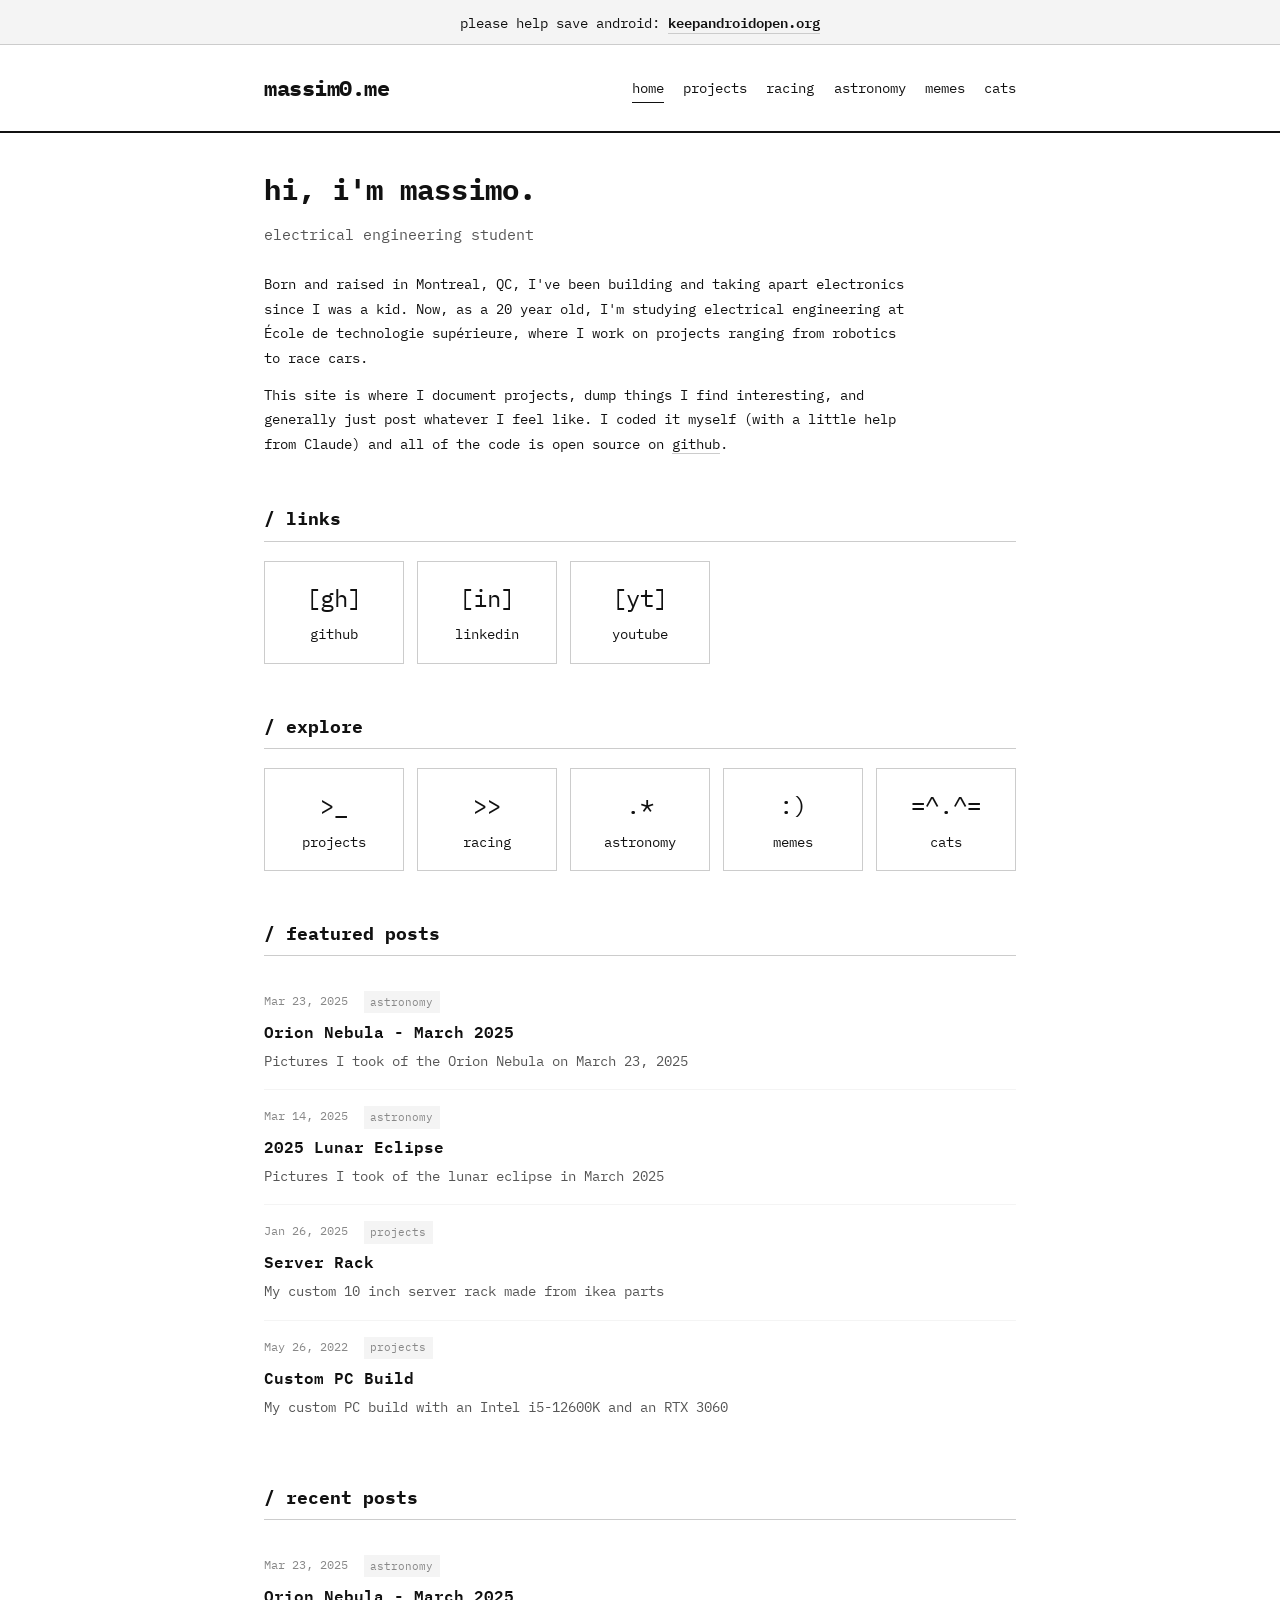
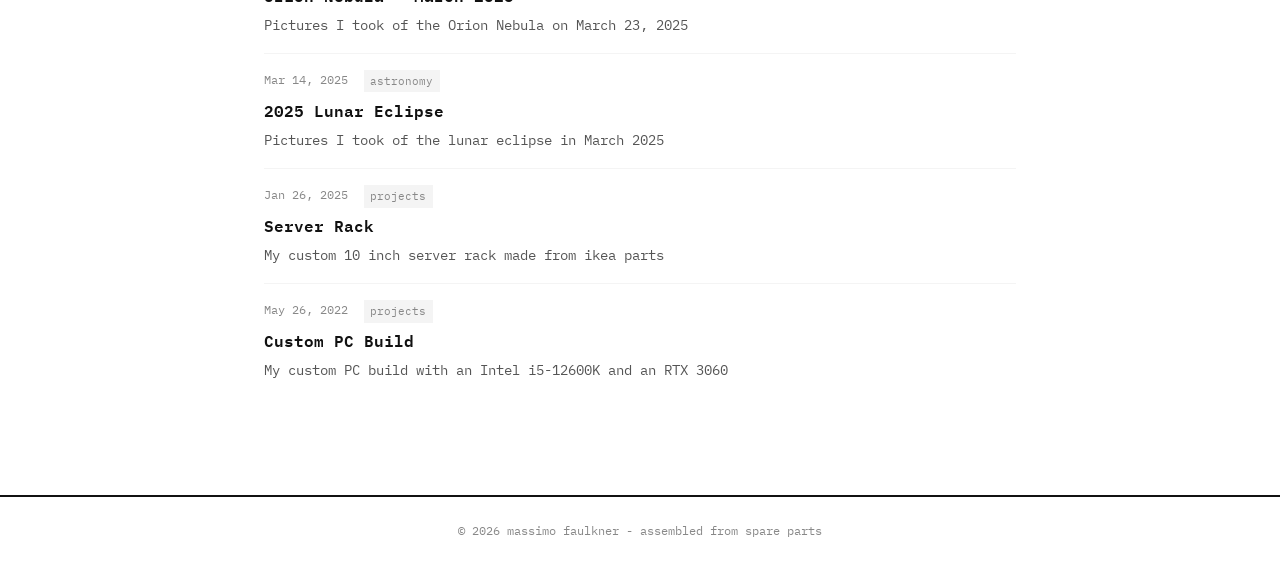
<file: index.html>
﻿<!DOCTYPE html>
<html lang="en" data-root="0">
<head>
  <meta charset="UTF-8">
  <meta name="viewport" content="width=device-width, initial-scale=1.0">
  <title>massim0.me</title>
  <link rel="preconnect" href="https://fonts.googleapis.com">
  <link href="https://fonts.googleapis.com/css2?family=IBM+Plex+Mono:wght@400;600;700&display=swap" rel="stylesheet">
  <link rel="stylesheet" href="css/style.css">
</head>
<body>

  <div class="top-banner">
    <div class="container">
      <p>please help save android: <a href="https://keepandroidopen.org/" target="_blank" rel="noopener">keepandroidopen.org</a></p>
    </div>
  </div>

  <header>
    <div class="container">
      <div class="site-title">
        <a href="index.html">massim0.me</a>
      </div>
      <nav>
        <a href="index.html" class="active">home</a>
        <a href="categories/projects.html">projects</a>
        <a href="categories/racing.html">racing</a>
        <a href="categories/astronomy.html">astronomy</a>
        <a href="categories/memes.html">memes</a>
        <a href="categories/cats.html">cats</a>
      </nav>
    </div>
  </header>

  <main>
    <div class="container">
      <section class="hero">
        <h1>hi, i'm massimo.</h1>
        <p class="tagline">electrical engineering student</p>
        <div class="bio">
          <p>
            Born and raised in Montreal, QC, I've been building and taking
            apart electronics since I was a kid. Now, as a 20 year old, I'm
            studying electrical engineering at École de technologie supérieure,
            where I work on projects ranging from robotics to race cars.
          </p>
          <p>
            This site is where I document projects, dump things I find
            interesting, and generally just post whatever I feel like. I coded
            it myself (with a little help from Claude) and all of the code is
            open source on <a href="https://github.com/FaulknerMassimo/massim0.me" target="_blank" rel="noopener">github</a>.
          </p>
        </div>
      </section>

      <div class="section-heading">
        <span>/ links</span>
      </div>
      <div class="category-grid">
        <a class="category-card" href="https://github.com/FaulknerMassimo" target="_blank" rel="noopener">
          <span class="cat-icon">[gh]</span>
          <span>github</span>
        </a>
        <a class="category-card" href="https://www.linkedin.com/in/massimo-faulkner-3a79813b6/" target="_blank" rel="noopener">
          <span class="cat-icon">[in]</span>
          <span>linkedin</span>
        </a>
        <a class="category-card" href="https://www.youtube.com/@massimofaulkner735" target="_blank" rel="noopener">
          <span class="cat-icon">[yt]</span>
          <span>youtube</span>
        </a>
      </div>

      <div class="section-heading">
        <span>/ explore</span>
      </div>
      <div class="category-grid">
        <a class="category-card" href="categories/projects.html">
          <span class="cat-icon">&gt;_</span>
          <span>projects</span>
        </a>
        <a class="category-card" href="categories/racing.html">
          <span class="cat-icon">&gt;&gt;</span>
          <span>racing</span>
        </a>
        <a class="category-card" href="categories/astronomy.html">
          <span class="cat-icon">.*</span>
          <span>astronomy</span>
        </a>
        <a class="category-card" href="categories/memes.html">
          <span class="cat-icon">:)</span>
          <span>memes</span>
        </a>
        <a class="category-card" href="categories/cats.html">
          <span class="cat-icon">=^.^=</span>
          <span>cats</span>
        </a>
      </div>

      <div class="section-heading">
        <span>/ featured posts</span>
      </div>
      <ul class="post-list" id="featured-posts"></ul>

      <div class="section-heading">
        <span>/ recent posts</span>
      </div>
      <ul class="post-list" id="recent-posts"></ul>

    </div>
  </main>

  <footer>
    <div class="container">
      <p>&copy; 2026 massimo faulkner - assembled from spare parts</p>
    </div>
  </footer>

  <script src="js/posts.js"></script>
  <script src="js/site.js"></script>
  <script>
    document.addEventListener("DOMContentLoaded", () => {
      const featured = POSTS.filter(p => p.featured);
      renderPostList(featured, document.getElementById("featured-posts"), true);
      const recent = POSTS
        .sort((a, b) => new Date(b.date) - new Date(a.date))
        .slice(0, 6);
      renderPostList(recent, document.getElementById("recent-posts"), true);
    });
  </script>

</body>
</html>
</file>
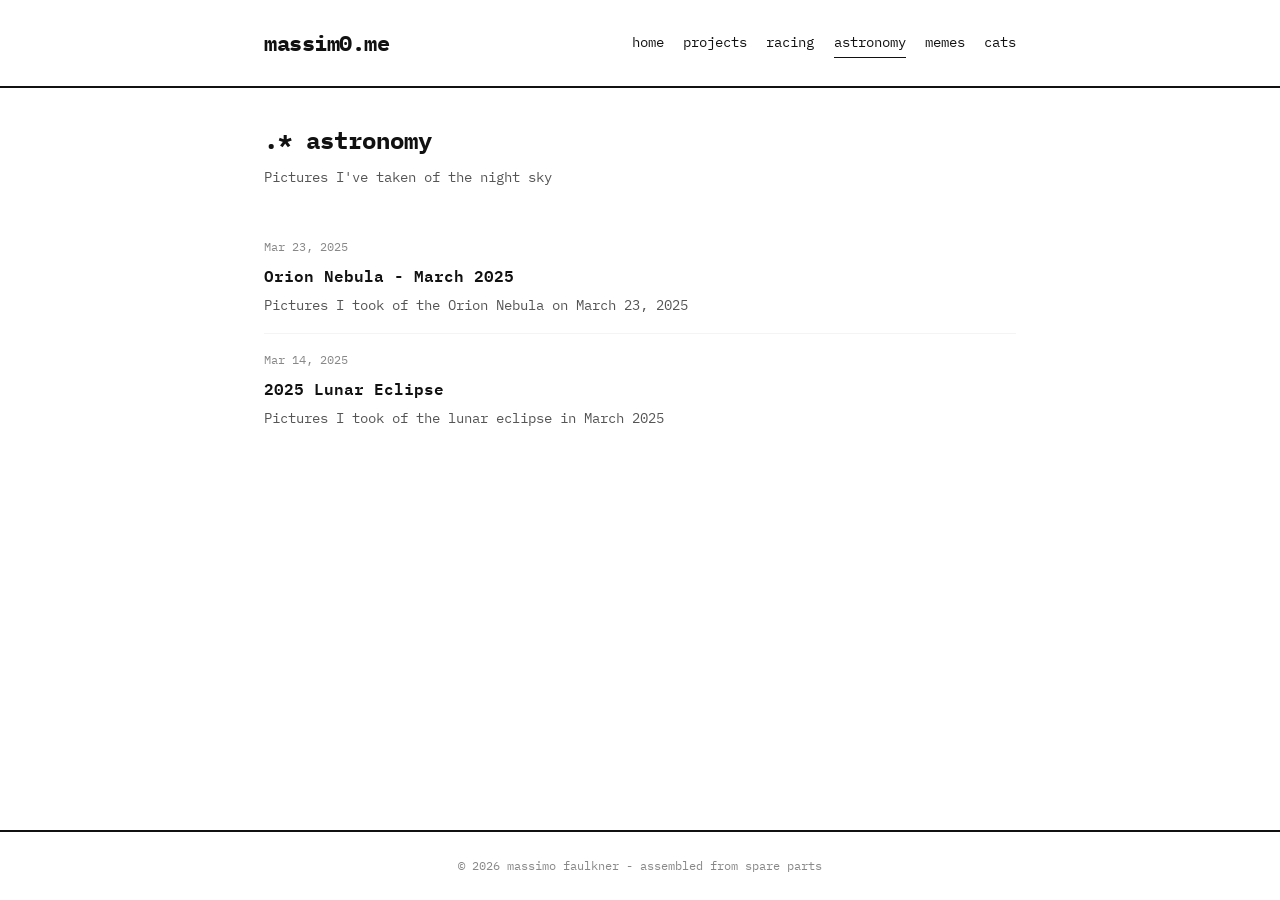
<file: categories/astronomy.html>
<!DOCTYPE html>
<html lang="en" data-root="1">
<head>
  <meta charset="UTF-8">
  <meta name="viewport" content="width=device-width, initial-scale=1.0">
  <title>astronomy - massim0.me</title>
  <link rel="preconnect" href="https://fonts.googleapis.com">
  <link href="https://fonts.googleapis.com/css2?family=IBM+Plex+Mono:wght@400;600;700&display=swap" rel="stylesheet">
  <link rel="stylesheet" href="../css/style.css">
</head>
<body>

  <header>
    <div class="container">
      <div class="site-title">
        <a href="../index.html">massim0.me</a>
      </div>
      <nav>
        <a href="../index.html">home</a>
        <a href="projects.html">projects</a>
        <a href="racing.html">racing</a>
        <a href="astronomy.html" class="active">astronomy</a>
        <a href="memes.html">memes</a>
        <a href="cats.html">cats</a>
      </nav>
    </div>
  </header>

  <main>
    <div class="container">
      <section class="category-header">
        <h1>.* astronomy</h1>
        <p>Pictures I've taken of the night sky</p>
      </section>

      <ul class="post-list" id="category-posts"></ul>
    </div>
  </main>

  <footer>
    <div class="container">
      <p>&copy; 2026 massimo faulkner - assembled from spare parts</p>
    </div>
  </footer>

  <script src="../js/posts.js"></script>
  <script src="../js/site.js"></script>
  <script>
    document.addEventListener("DOMContentLoaded", () => {
      const posts = POSTS.filter(p => p.category === "astronomy");
      renderPostList(posts, document.getElementById("category-posts"), false);
    });
  </script>

</body>
</html>
</file>
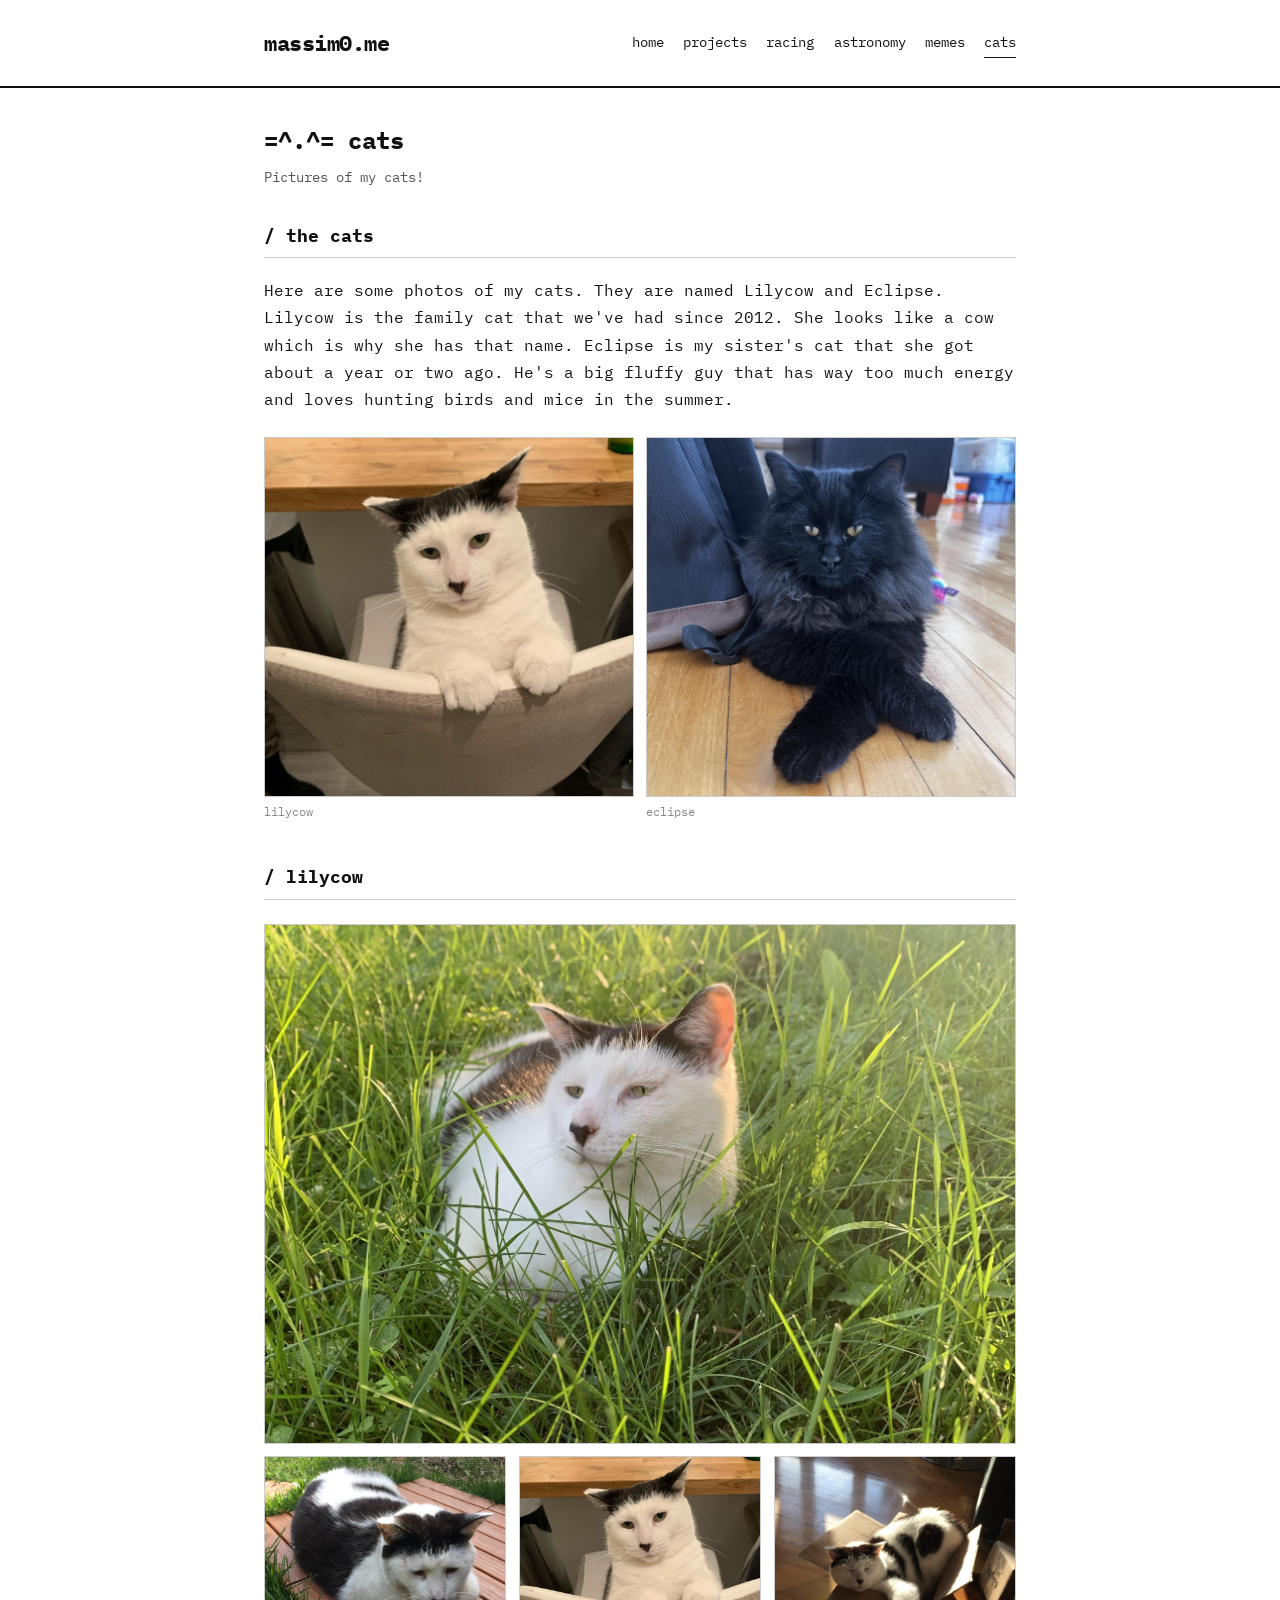
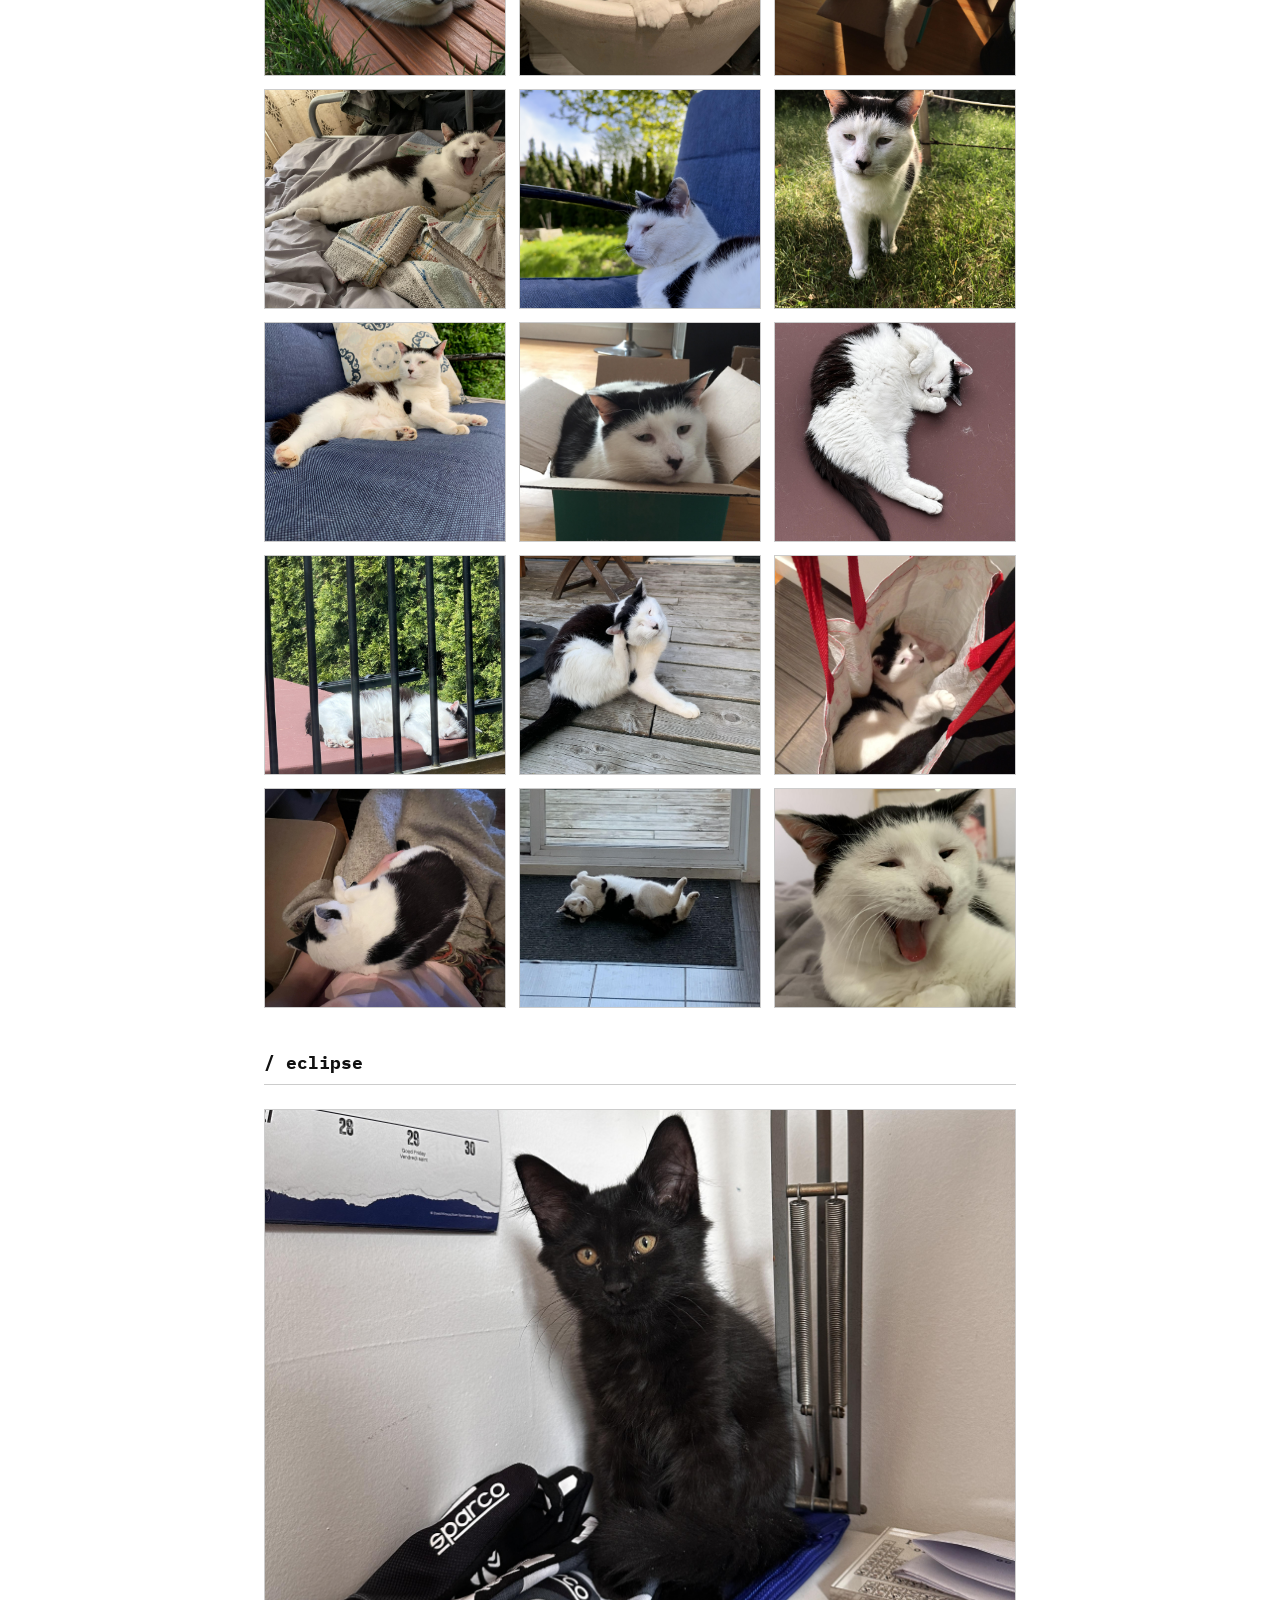
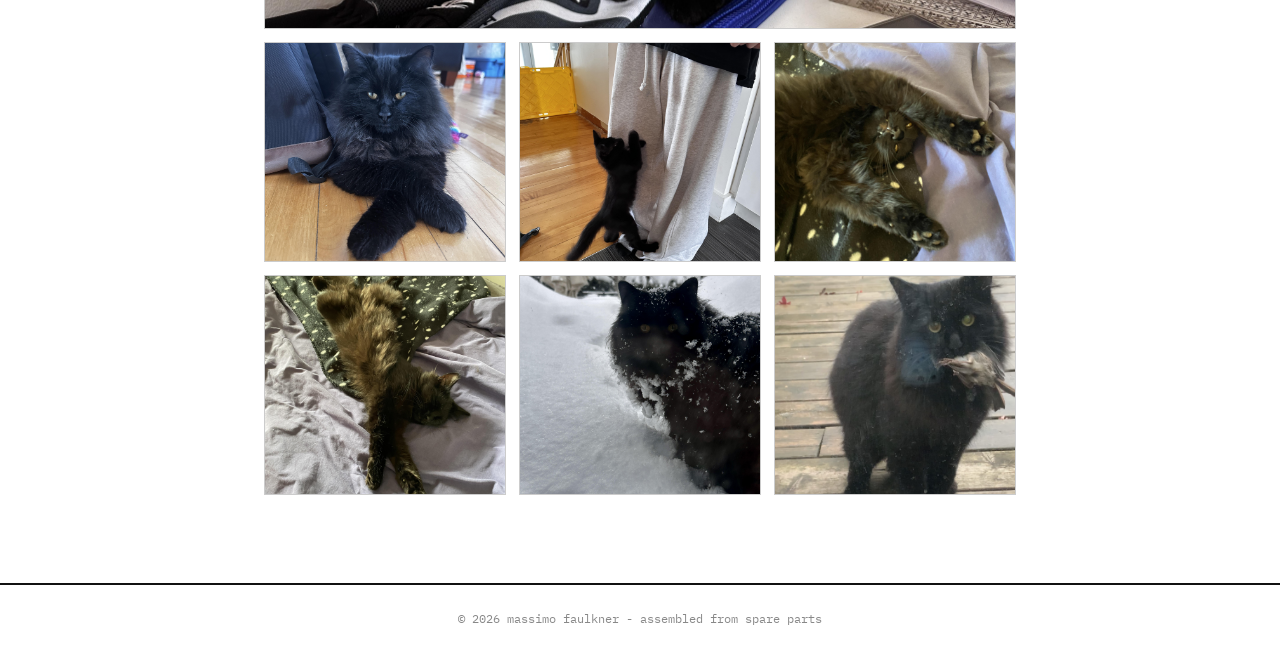
<file: categories/cats.html>
<!DOCTYPE html>
<html lang="en" data-root="1">
<head>
  <meta charset="UTF-8">
  <meta name="viewport" content="width=device-width, initial-scale=1.0">
  <title>cats - massim0.me</title>
  <link rel="preconnect" href="https://fonts.googleapis.com">
  <link href="https://fonts.googleapis.com/css2?family=IBM+Plex+Mono:wght@400;600;700&display=swap" rel="stylesheet">
  <link rel="stylesheet" href="../css/style.css">
</head>
<body>

  <header>
    <div class="container">
      <div class="site-title">
        <a href="../index.html">massim0.me</a>
      </div>
      <nav>
        <a href="../index.html">home</a>
        <a href="projects.html">projects</a>
        <a href="racing.html">racing</a>
        <a href="astronomy.html">astronomy</a>
        <a href="memes.html">memes</a>
        <a href="cats.html" class="active">cats</a>
      </nav>
    </div>
  </header>

  <main>
    <div class="container">
      <section class="category-header">
        <h1>=^.^= cats</h1>
        <p>Pictures of my cats!</p>
      </section>

      <section class="cat-section">
        <div class="section-heading"><span>/ the cats</span></div>
        <p>
            Here are some photos of my cats. They are named Lilycow and Eclipse.
            Lilycow is the family cat that we've had since 2012. She looks like a cow
            which is why she has that name. Eclipse is my sister's cat that she got
            about a year or two ago. He's a big fluffy guy that has way too much
            energy and loves hunting birds and mice in the summer.
        </p>
        <div class="photo-grid" style="grid-template-columns: repeat(2, 1fr); max-width: 800px; margin-left: auto; margin-right: auto;">
          <div>
            <img src="../images/cats/lilycow1.jpeg" alt="Lilycow" style="height: 360px;">
            <p class="photo-caption">lilycow</p>
          </div>
          <div>
            <img src="../images/cats/eclipse.JPG" alt="Eclipse" style="height: 360px;">
            <p class="photo-caption">eclipse</p>
          </div>
        </div>
      </section>

      <section class="cat-section">
        <div class="section-heading"><span>/ lilycow</span></div>
        <div class="photo-grid">
          <div class="featured"><img src="../images/cats/lilycow14.jpg" alt="Lilycow 14"></div>
          <div><img src="../images/cats/lilycow.JPG" alt="Lilycow"></div>
          <div><img src="../images/cats/lilycow1.jpeg" alt="Lilycow 1"></div>
          <div><img src="../images/cats/lilycow2.JPG" alt="Lilycow 2"></div>
          <div><img src="../images/cats/lilycow3.jpg" alt="Lilycow 3"></div>
          <div><img src="../images/cats/lilycow4.jpg" alt="Lilycow 4"></div>
          <div><img src="../images/cats/lilycow5.JPG" alt="Lilycow 5"></div>
          <div><img src="../images/cats/lilycow6.jpeg" alt="Lilycow 6"></div>
          <div><img src="../images/cats/lilycow7.JPG" alt="Lilycow 7"></div>
          <div><img src="../images/cats/lilycow8.JPG" alt="Lilycow 8"></div>
          <div><img src="../images/cats/lilycow9.jpg" alt="Lilycow 9"></div>
          <div><img src="../images/cats/lilycow10.jpg" alt="Lilycow 10"></div>
          <div><img src="../images/cats/lilycow11.JPG" alt="Lilycow 11"></div>
          <div><img src="../images/cats/lilycow12.jpg" alt="Lilycow 12"></div>
          <div><img src="../images/cats/lilycow13.jpg" alt="Lilycow 13"></div>
          <div><img src="../images/cats/lilycow15.jpg" alt="Lilycow 15"></div>
        </div>
      </section>

      <section class="cat-section">
        <div class="section-heading"><span>/ eclipse</span></div>
        <div class="photo-grid">
          <div class="featured"><img src="../images/cats/eclipse1.JPG" alt="Eclipse 1"></div>
          <div><img src="../images/cats/eclipse.JPG" alt="Eclipse"></div>
          <div><img src="../images/cats/eclipse2.JPG" alt="Eclipse 2"></div>
          <div><img src="../images/cats/eclipse3.JPG" alt="Eclipse 3"></div>
          <div><img src="../images/cats/eclipse4.JPG" alt="Eclipse 4"></div>
          <div><img src="../images/cats/eclipse5.JPG" alt="Eclipse 5"></div>
          <div><img src="../images/cats/eclipse6.PNG" alt="Eclipse 6"></div>
        </div>
      </section>

    </div>
  </main>

  <footer>
    <div class="container">
      <p>&copy; 2026 massimo faulkner - assembled from spare parts</p>
    </div>
  </footer>

</body>
</html>
</file>
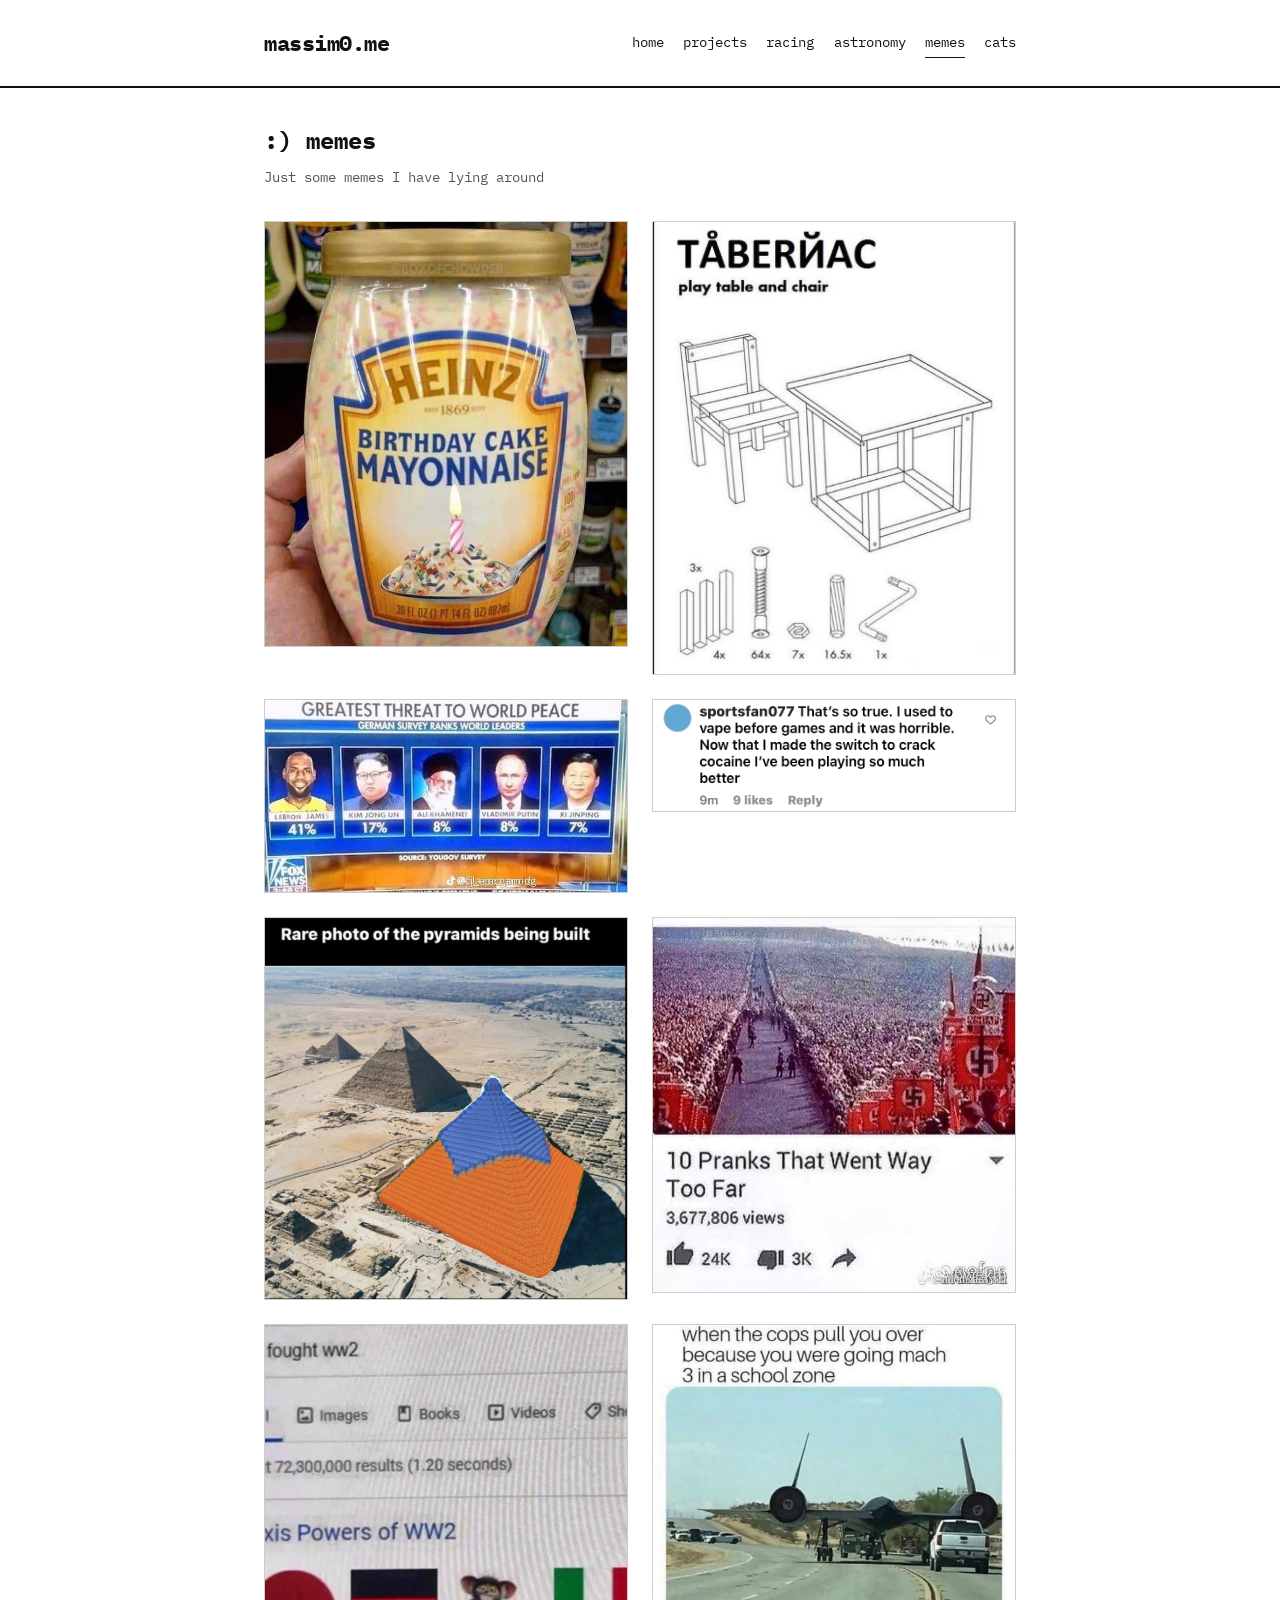
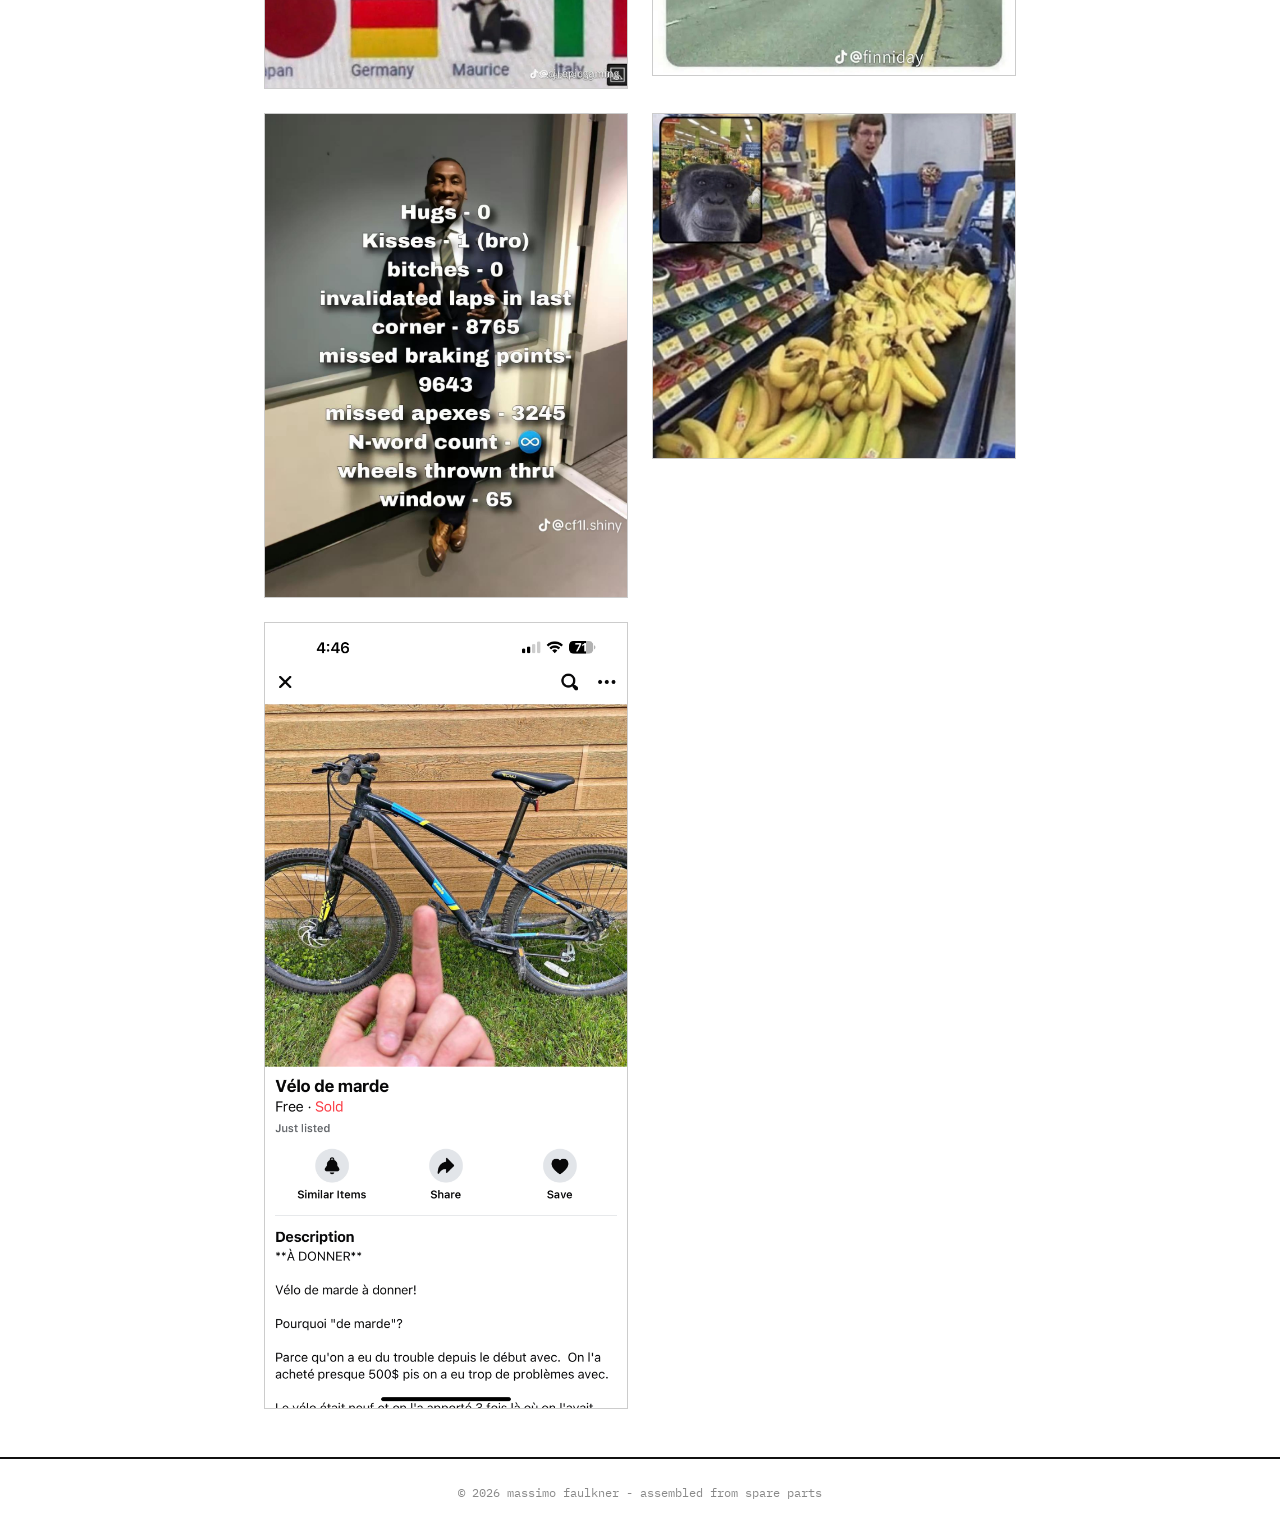
<file: categories/memes.html>
<!DOCTYPE html>
<html lang="en" data-root="1">
<head>
  <meta charset="UTF-8">
  <meta name="viewport" content="width=device-width, initial-scale=1.0">
  <title>memes - massim0.me</title>
  <link rel="preconnect" href="https://fonts.googleapis.com">
  <link href="https://fonts.googleapis.com/css2?family=IBM+Plex+Mono:wght@400;600;700&display=swap" rel="stylesheet">
  <link rel="stylesheet" href="../css/style.css">
</head>
<body>

  <header>
    <div class="container">
      <div class="site-title">
        <a href="../index.html">massim0.me</a>
      </div>
      <nav>
        <a href="../index.html">home</a>
        <a href="projects.html">projects</a>
        <a href="racing.html">racing</a>
        <a href="astronomy.html">astronomy</a>
        <a href="memes.html" class="active">memes</a>
        <a href="cats.html">cats</a>
      </nav>
    </div>
  </header>

  <main>
    <div class="container">
      <section class="category-header">
        <h1>:) memes</h1>
        <p>Just some memes I have lying around</p>
      </section>

      <div class="meme-feed">

        <div class="meme-item">
          <img src="../images/memes/meme.jpg" alt="meme">
        </div>
        <div class="meme-item">
          <img src="../images/memes/meme1.JPG" alt="meme 1">
        </div>
        <div class="meme-item">
          <img src="../images/memes/meme2.JPG" alt="meme 2">
        </div>
        <div class="meme-item">
          <img src="../images/memes/meme10.PNG" alt="meme 10">
        </div>
        <div class="meme-item">
          <img src="../images/memes/meme4.PNG" alt="meme 4">
        </div>
        <div class="meme-item">
          <img src="../images/memes/meme5.JPG" alt="meme 5">
        </div>
        <div class="meme-item">
          <img src="../images/memes/meme6.JPG" alt="meme 6">
        </div>
        <div class="meme-item">
          <img src="../images/memes/meme7.JPG" alt="meme 7">
        </div>
        <div class="meme-item">
          <img src="../images/memes/meme8.JPG" alt="meme 8">
        </div>
        <div class="meme-item">
          <img src="../images/memes/meme3.PNG" alt="meme 3">
        </div>
        <div class="meme-item">
          <img src="../images/memes/meme9.PNG" alt="meme 9">
        </div>

      </div>

    </div>
  </main>

  <footer>
    <div class="container">
      <p>&copy; 2026 massimo faulkner - assembled from spare parts</p>
    </div>
  </footer>



</body>
</html>
</file>
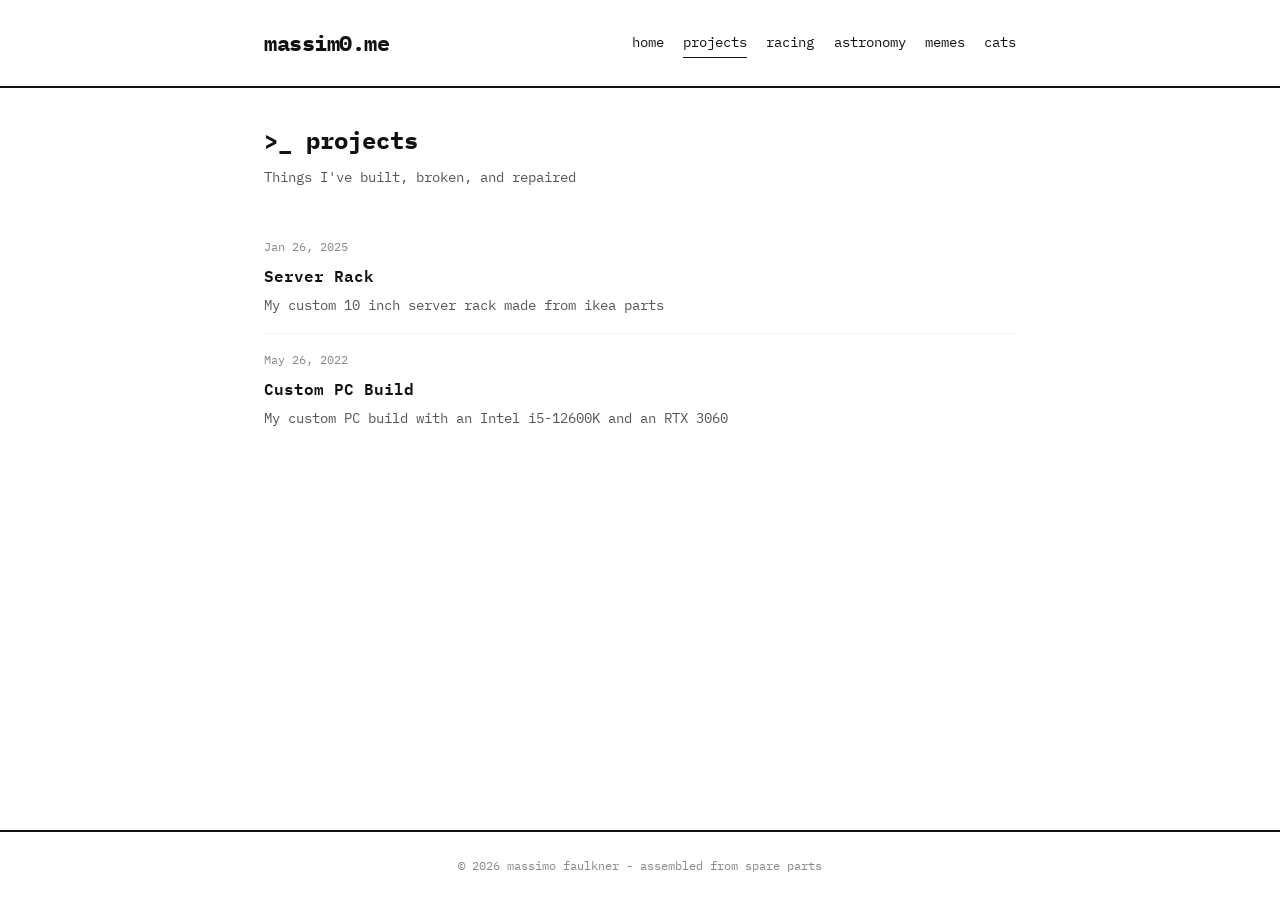
<file: categories/projects.html>
<!DOCTYPE html>
<html lang="en" data-root="1">
<head>
  <meta charset="UTF-8">
  <meta name="viewport" content="width=device-width, initial-scale=1.0">
  <title>projects - massim0.me</title>
  <link rel="preconnect" href="https://fonts.googleapis.com">
  <link href="https://fonts.googleapis.com/css2?family=IBM+Plex+Mono:wght@400;600;700&display=swap" rel="stylesheet">
  <link rel="stylesheet" href="../css/style.css">
</head>
<body>

  <header>
    <div class="container">
      <div class="site-title">
        <a href="../index.html">massim0.me</a>
      </div>
      <nav>
        <a href="../index.html">home</a>
        <a href="projects.html" class="active">projects</a>
        <a href="racing.html">racing</a>
        <a href="astronomy.html">astronomy</a>
        <a href="memes.html">memes</a>
        <a href="cats.html">cats</a>
      </nav>
    </div>
  </header>

  <main>
    <div class="container">
      <section class="category-header">
        <h1>&gt;_ projects</h1>
        <p>Things I've built, broken, and repaired</p>
      </section>

      <ul class="post-list" id="category-posts"></ul>
    </div>
  </main>

  <footer>
    <div class="container">
      <p>&copy; 2026 massimo faulkner - assembled from spare parts</p>
    </div>
  </footer>

  <script src="../js/posts.js"></script>
  <script src="../js/site.js"></script>
  <script>
    document.addEventListener("DOMContentLoaded", () => {
      const posts = POSTS.filter(p => p.category === "projects");
      renderPostList(posts, document.getElementById("category-posts"), false);
    });
  </script>

</body>
</html>
</file>
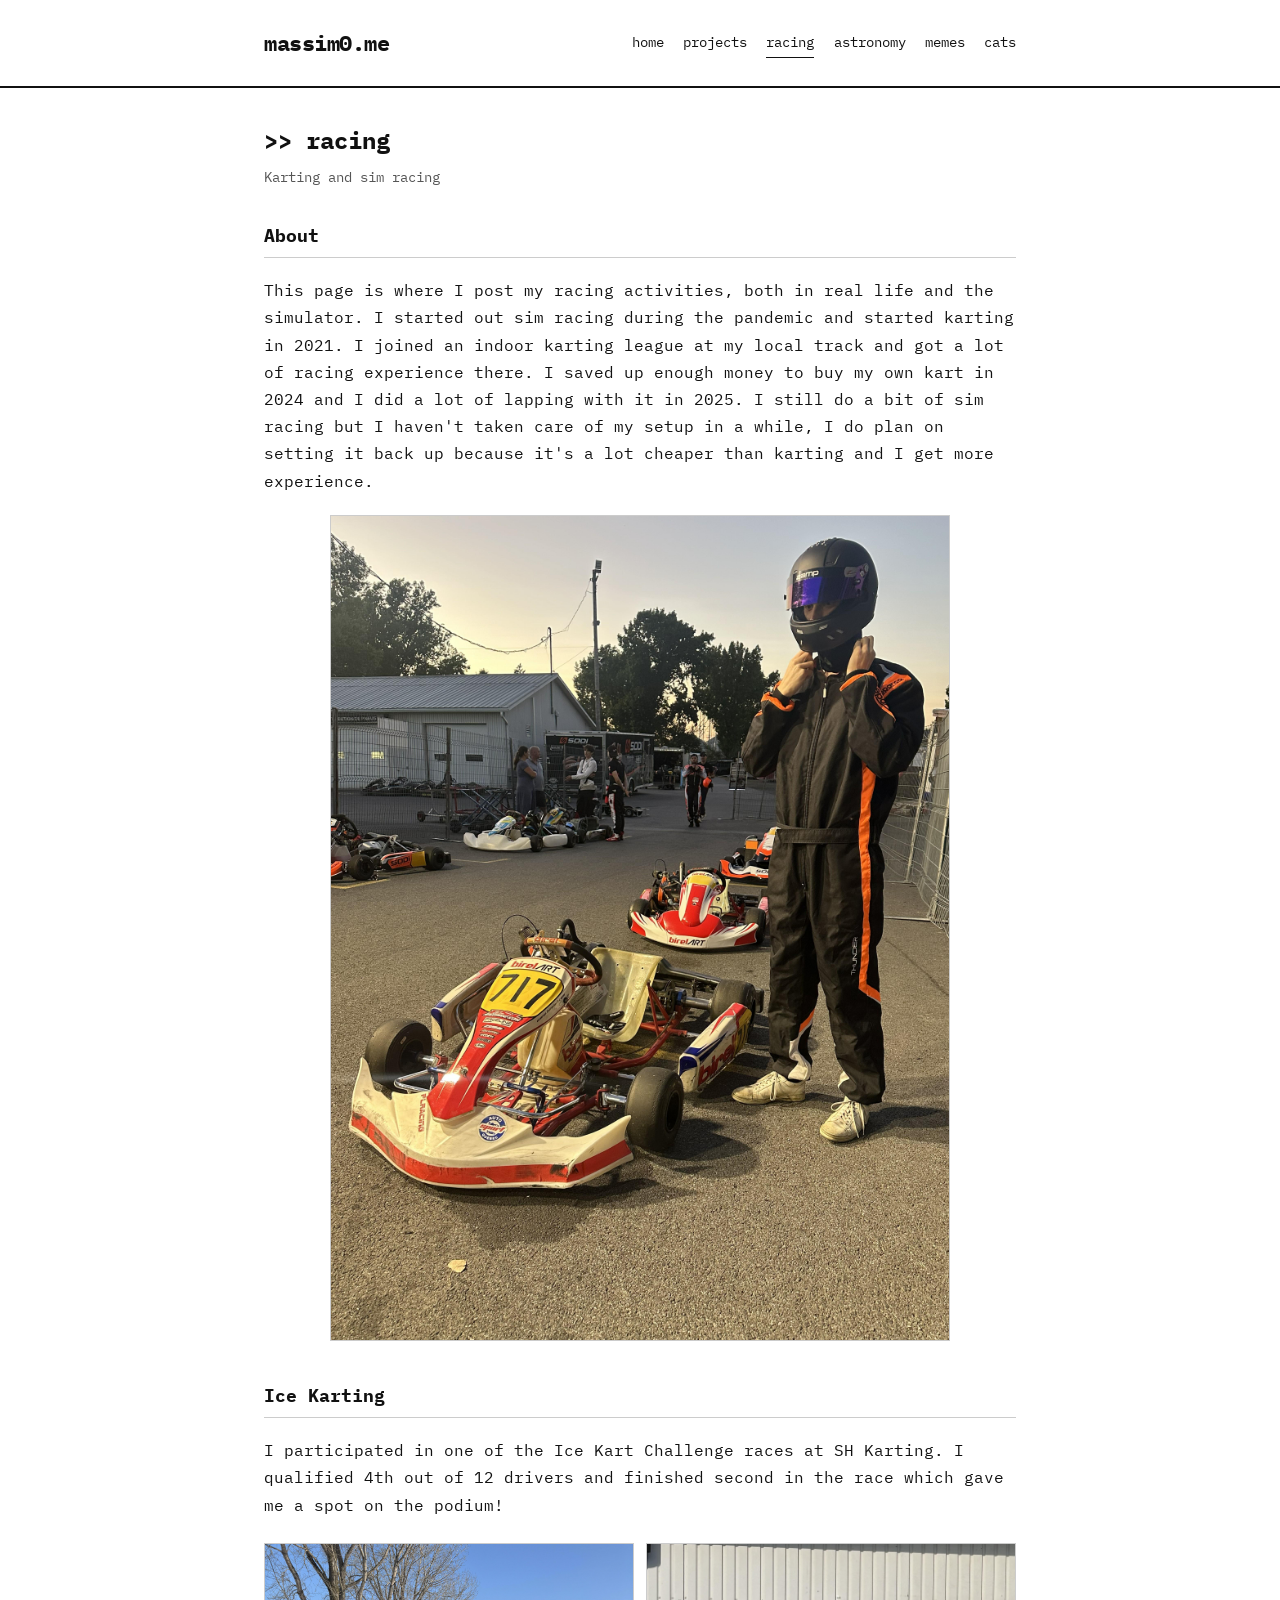
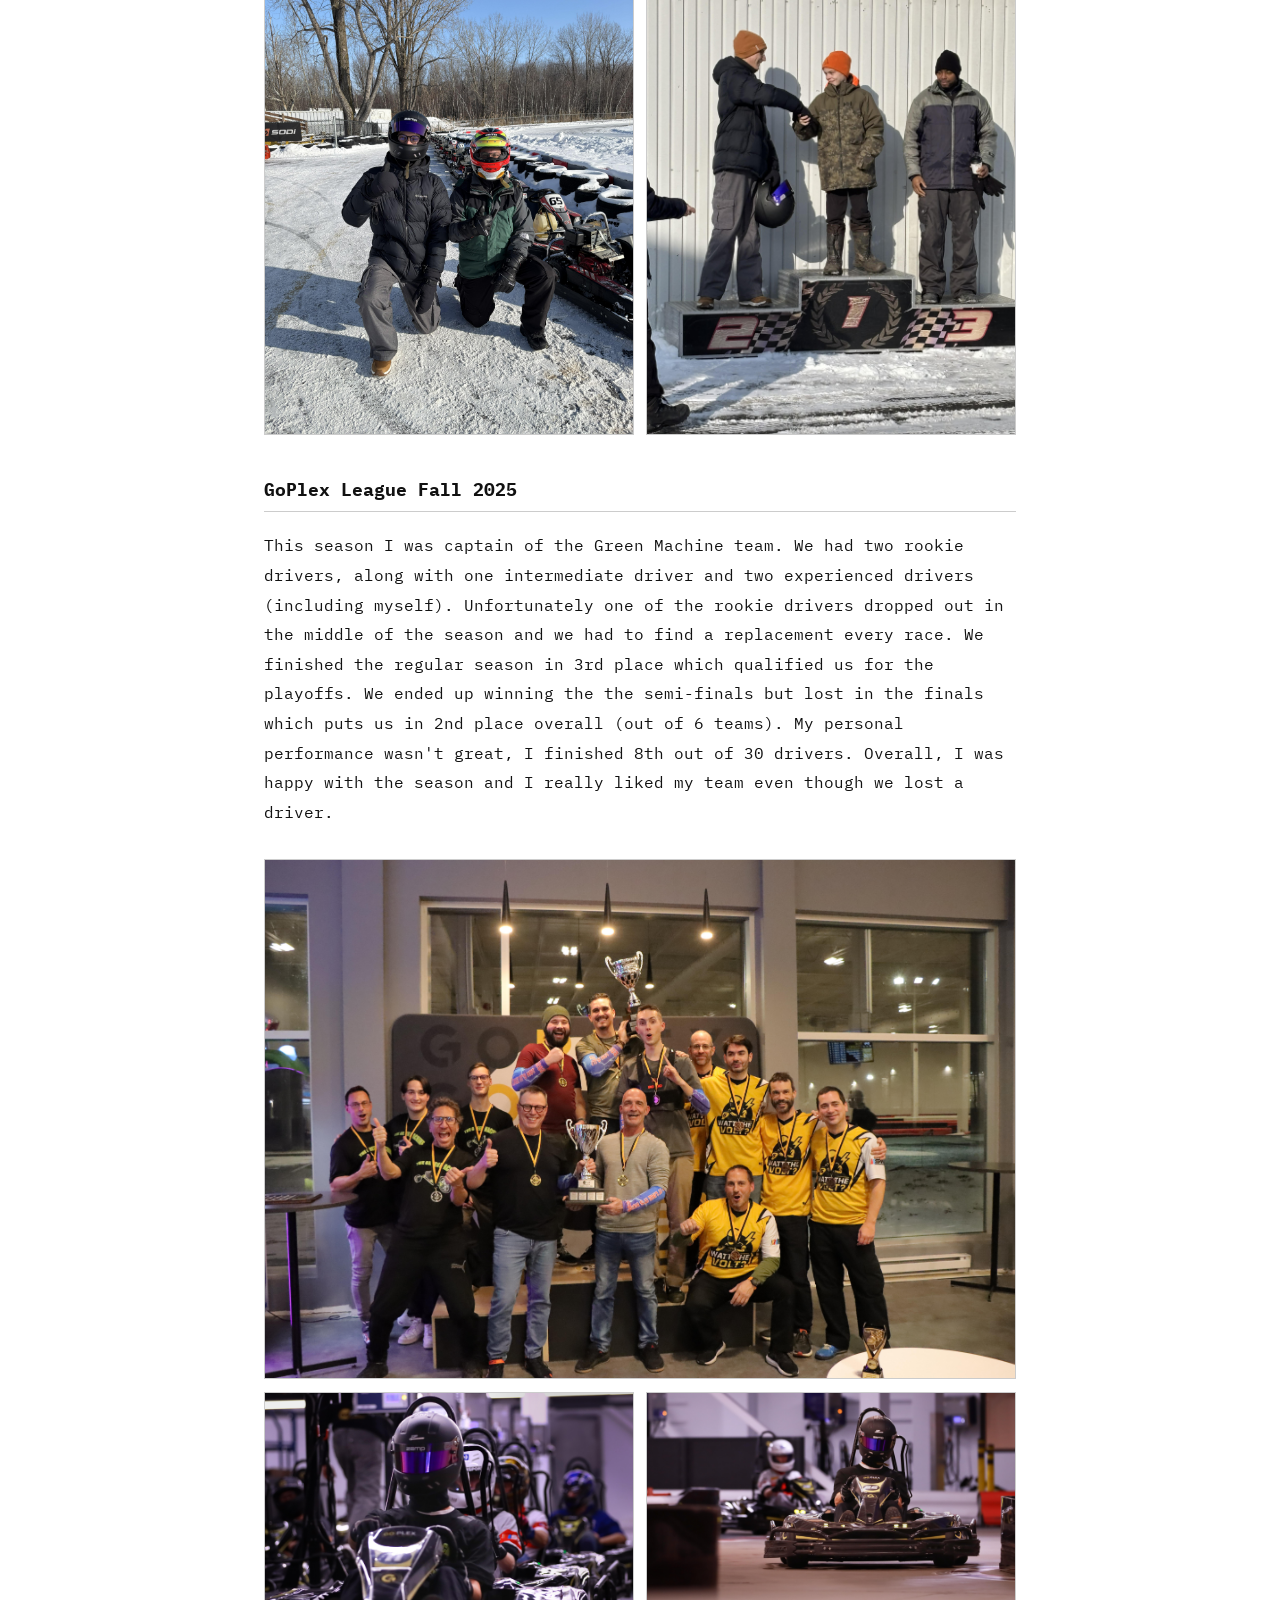
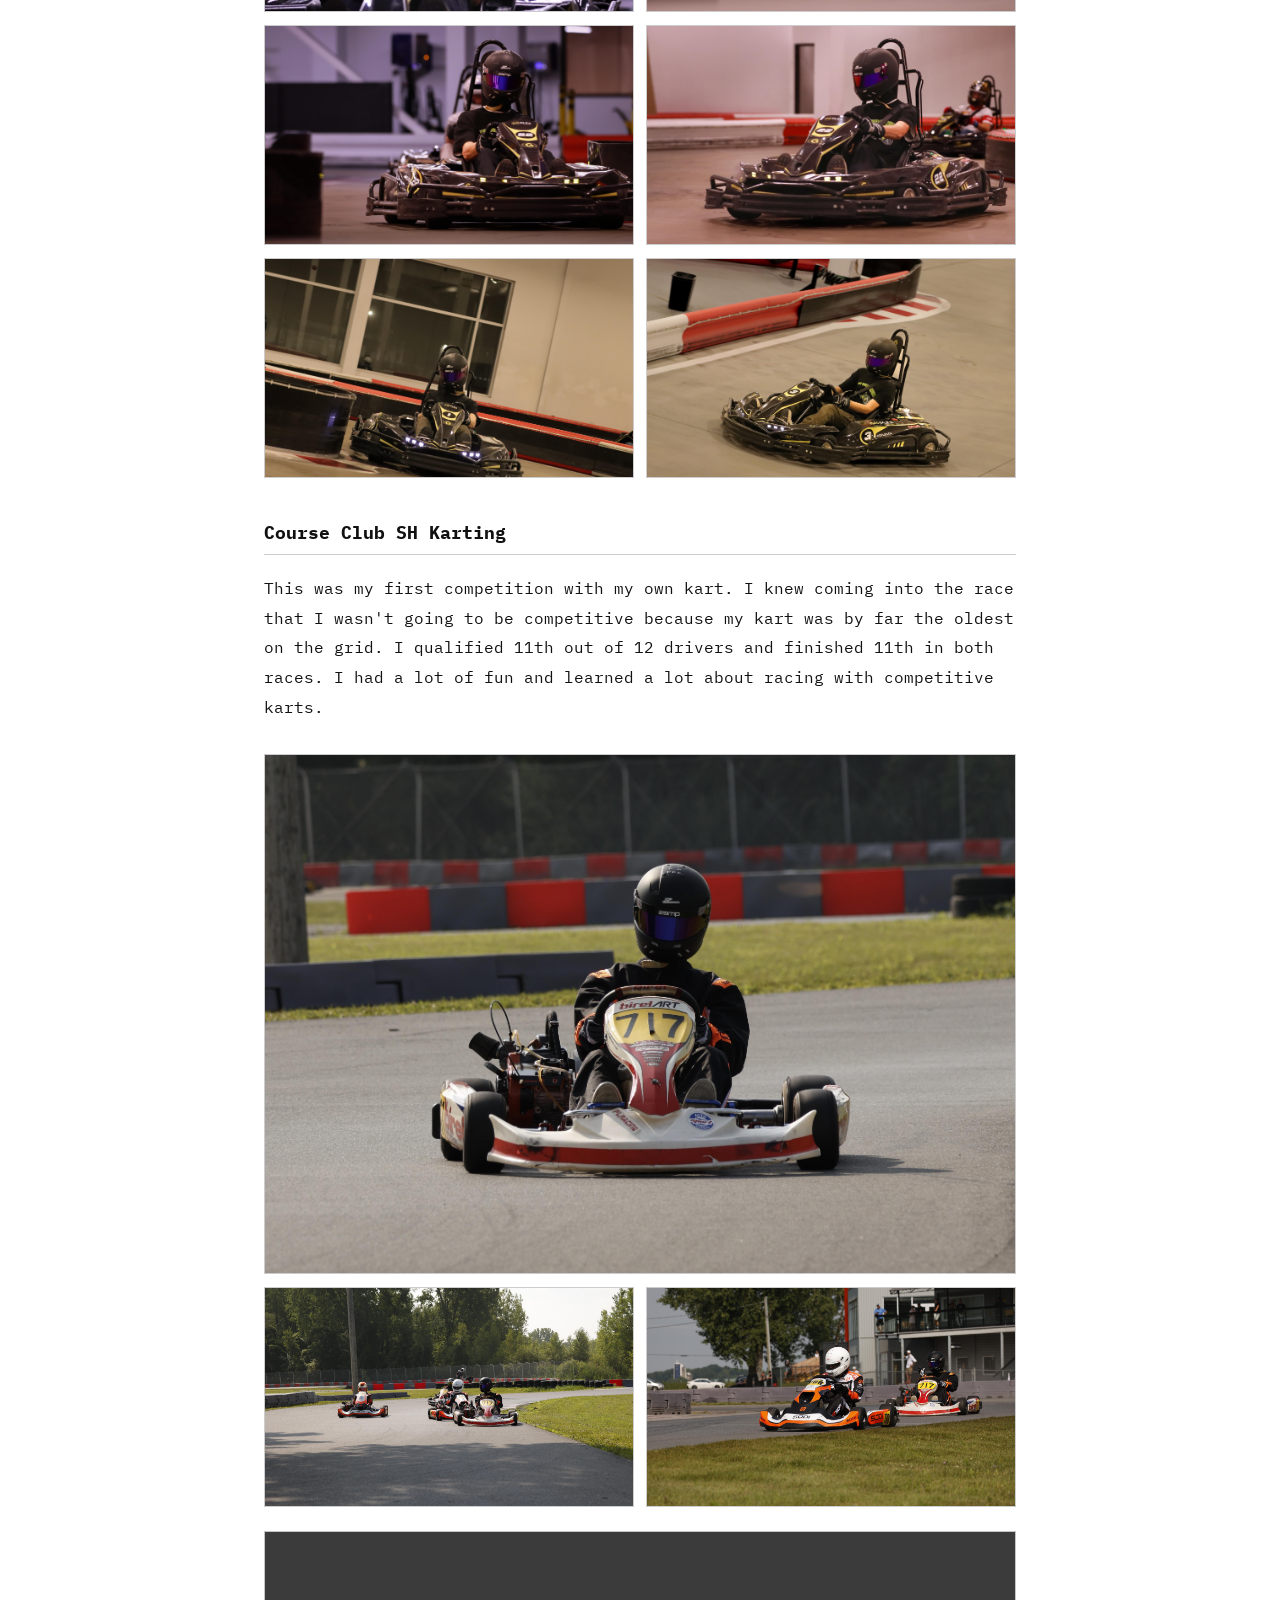
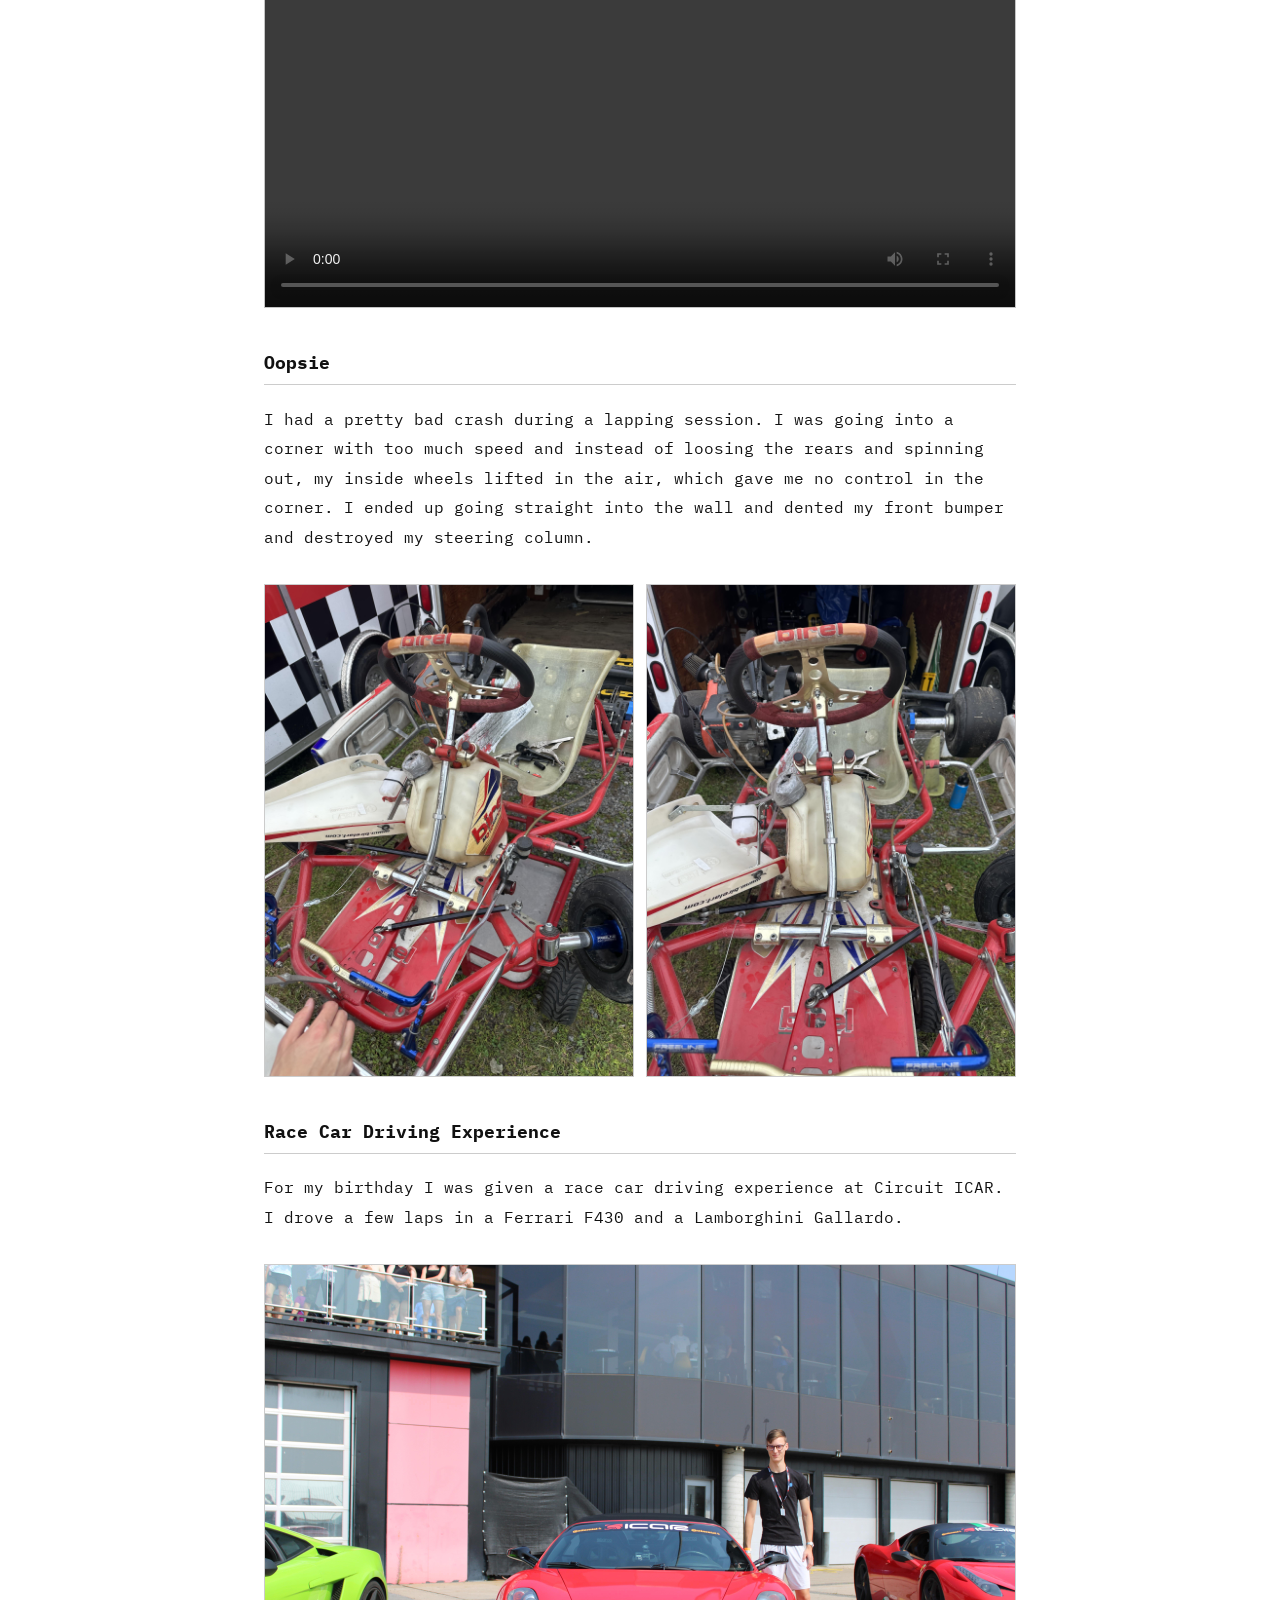
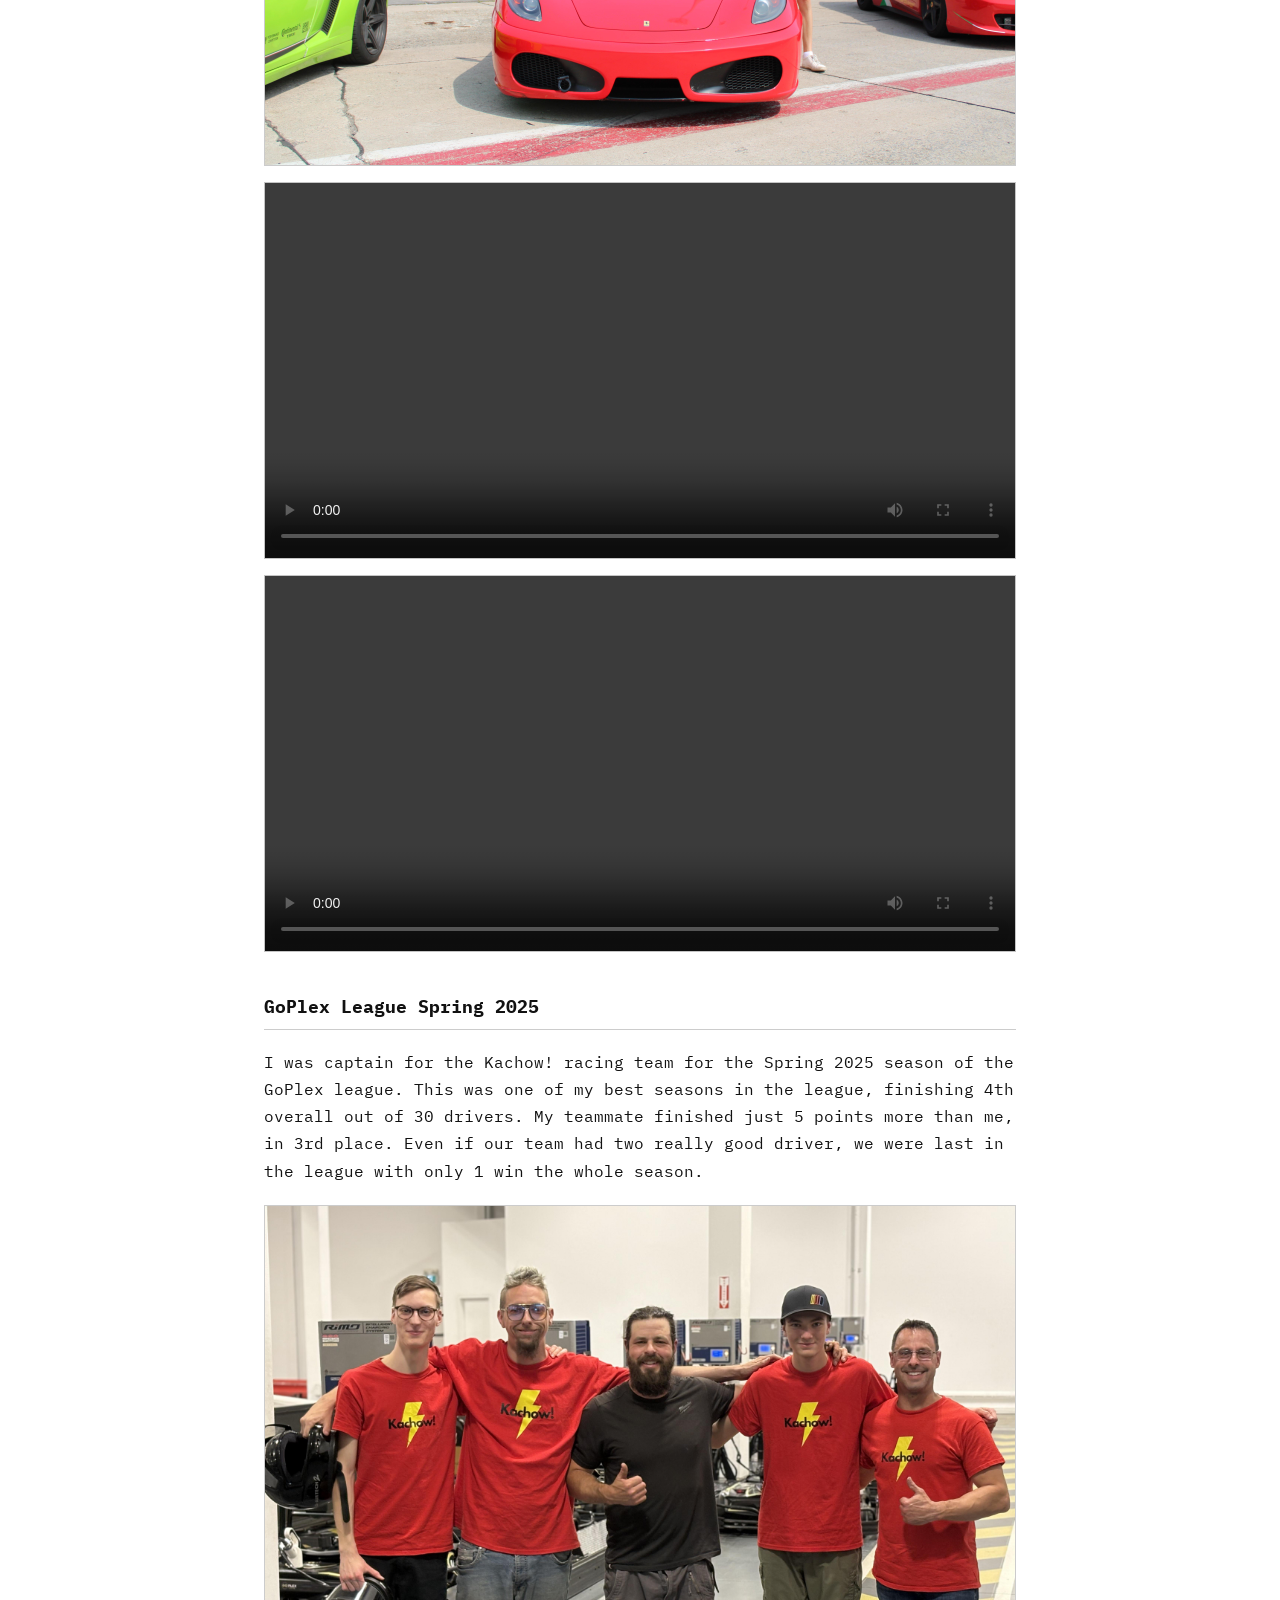
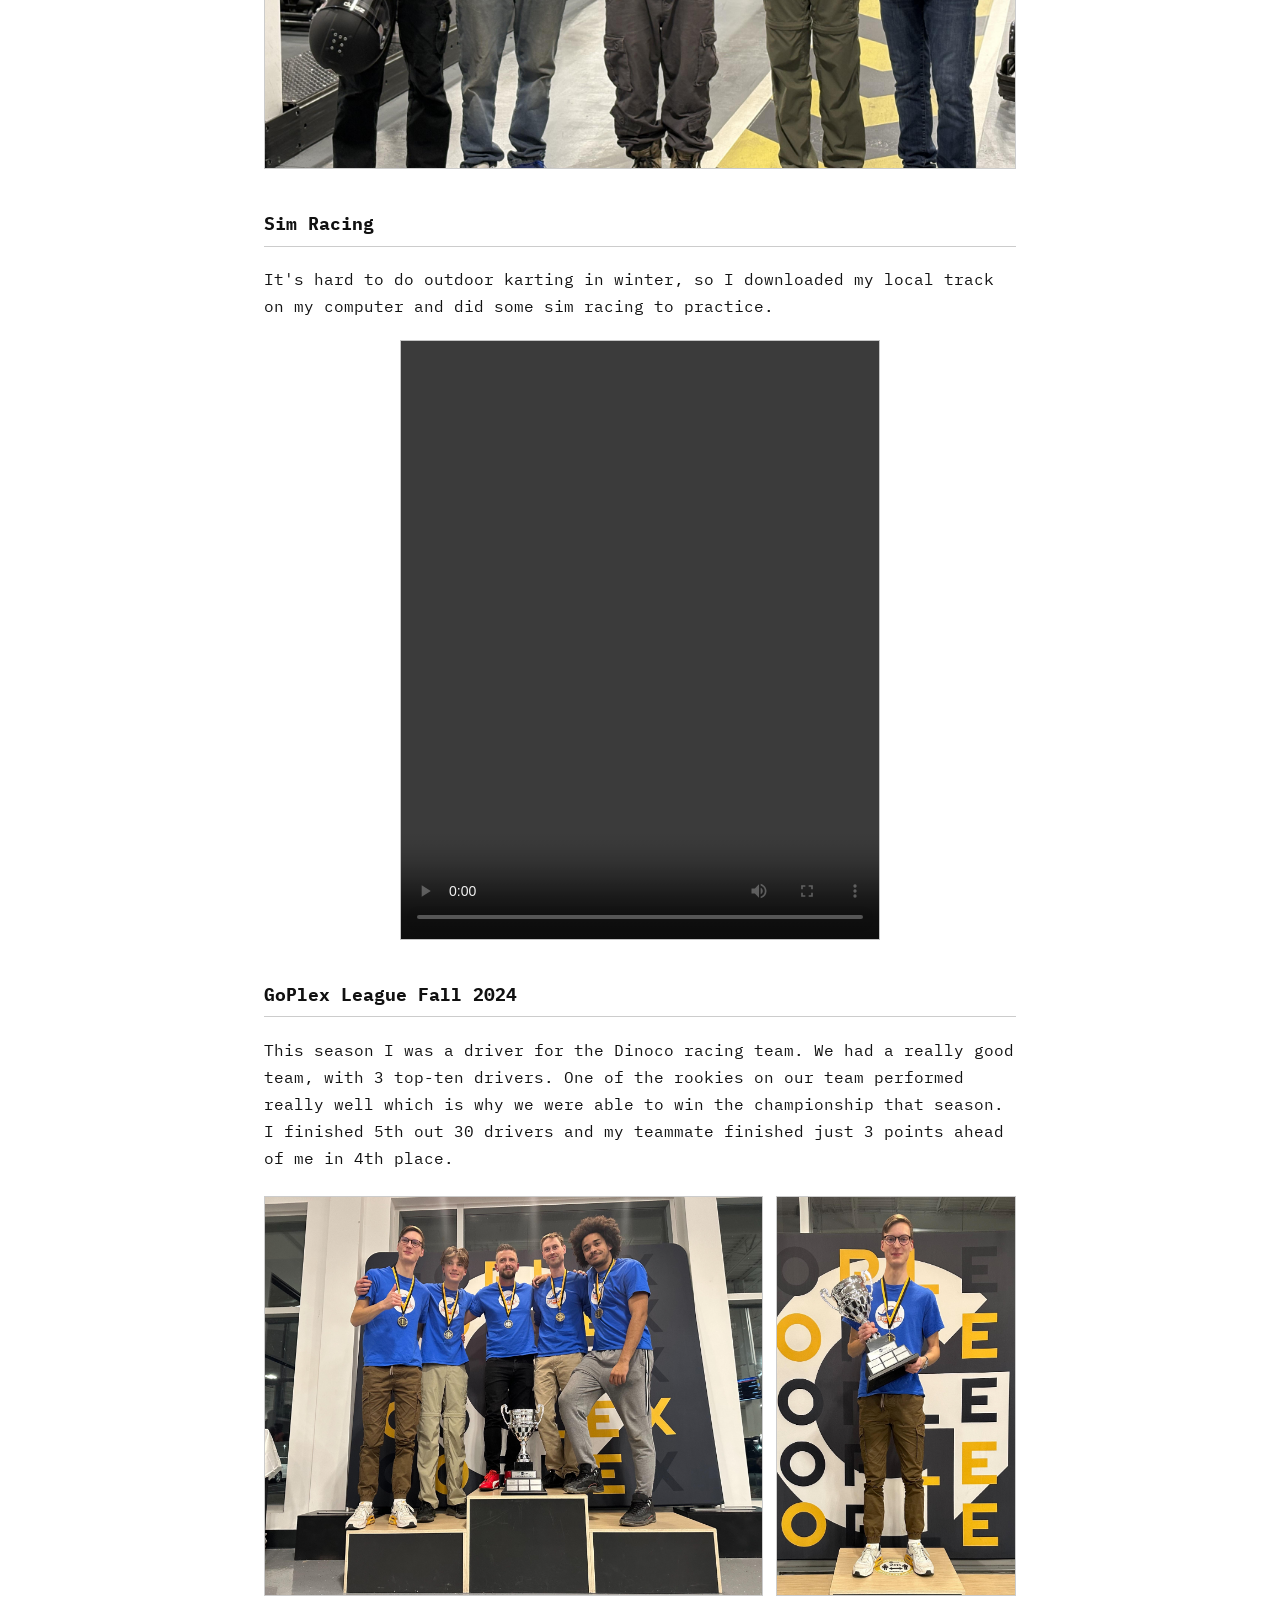
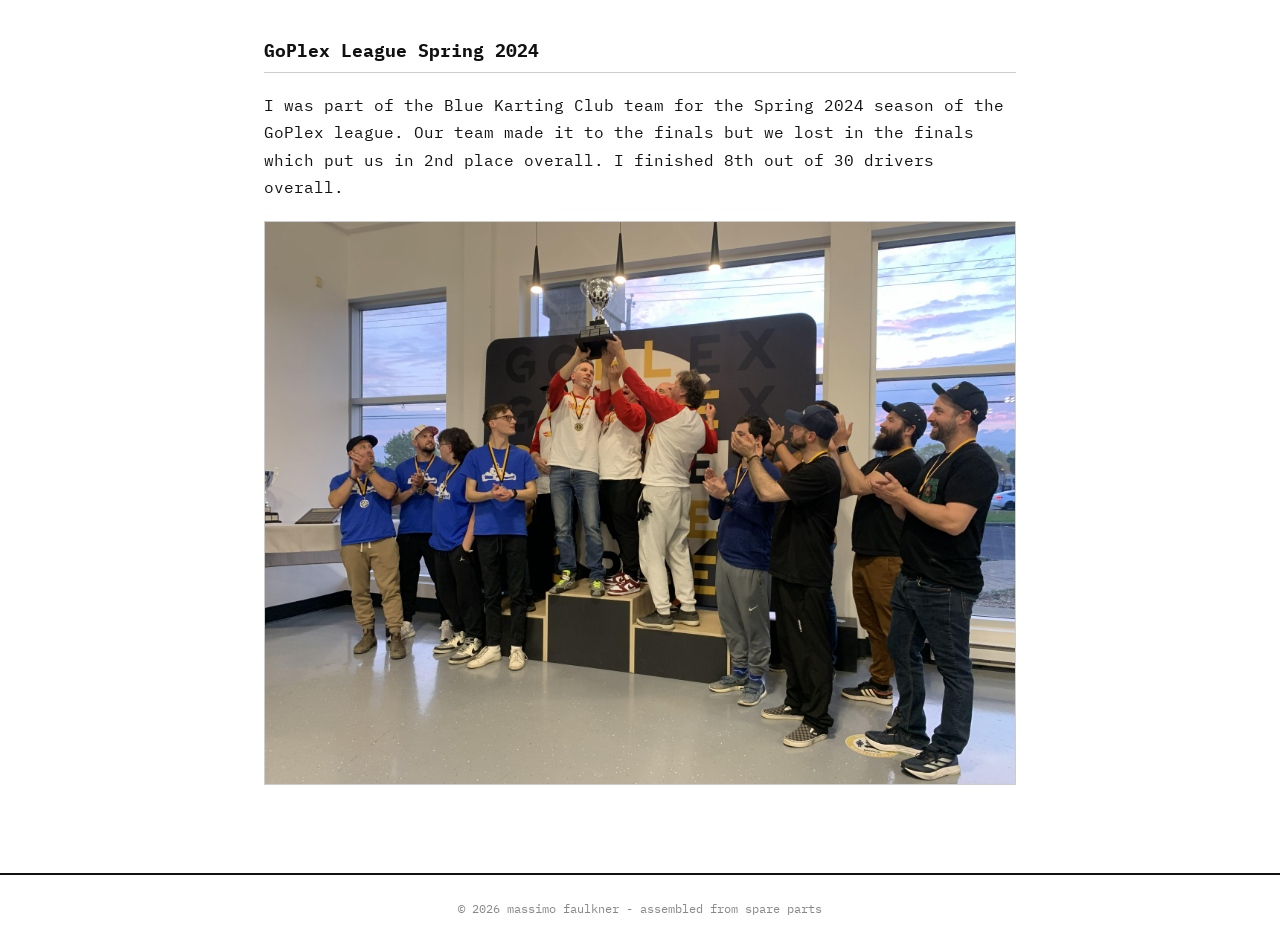
<file: categories/racing.html>
<!DOCTYPE html>
<html lang="en" data-root="1">
<head>
  <meta charset="UTF-8">
  <meta name="viewport" content="width=device-width, initial-scale=1.0">
  <title>racing - massim0.me</title>
  <link rel="preconnect" href="https://fonts.googleapis.com">
  <link href="https://fonts.googleapis.com/css2?family=IBM+Plex+Mono:wght@400;600;700&display=swap" rel="stylesheet">
  <link rel="stylesheet" href="../css/style.css">
</head>
<body>

  <header>
    <div class="container">
      <div class="site-title">
        <a href="../index.html">massim0.me</a>
      </div>
      <nav>
        <a href="../index.html">home</a>
        <a href="projects.html">projects</a>
        <a href="racing.html" class="active">racing</a>
        <a href="astronomy.html">astronomy</a>
        <a href="memes.html">memes</a>
        <a href="cats.html">cats</a>
      </nav>
    </div>
  </header>

  <main>
    <div class="container">
      <section class="category-header">
        <h1>&gt;&gt; racing</h1>
        <p>Karting and sim racing</p>
      </section>

      <section class="cat-section">
        <div class="section-heading"><span>About</span></div>
        <p>
          This page is where I post my racing activities, both in real life and the simulator.
          I started out sim racing during the pandemic and started karting in 2021. I joined
          an indoor karting league at my local track and got a lot of racing experience there.
          I saved up enough money to buy my own kart in 2024 and I did a lot of lapping with
          it in 2025. I still do a bit of sim racing but I haven't taken care of my setup
          in a while, I do plan on setting it back up because it's a lot cheaper than karting
          and I get more experience.
        </p>
        <div class="post-image">
          <img src="../images/racing/kart.jpg" alt="kart">
        </div>
      </section>

      <section class="cat-section">
        <div class="section-heading"><span>Ice Karting</span></div>
        <p>
          I participated in one of the Ice Kart Challenge races at SH Karting. I qualified 4th out
          of 12 drivers and finished second in the race which gave me a spot on the podium!
        </p>
        <div class="photo-grid portrait-grid" style="grid-template-columns: repeat(2, 1fr);">
          <div>
            <img src="../images/racing/ice-kart1.jpg" alt="ice-kart1">
          </div>
          <div>
            <img src="../images/racing/ice-kart2.jpg" alt="ice-kart2">
          </div>
        </div>
      </section>

      <section class="cat-section">
        <div class="section-heading"><span>GoPlex League Fall 2025</span></div>
        <p style="font-size: 1rem; line-height: 1.85; color: var(--text); margin-bottom: 2rem;">
          This season I was captain of the Green Machine team. We had two rookie drivers, along with
          one intermediate driver and two experienced drivers (including myself). Unfortunately one
          of the rookie drivers dropped out in the middle of the season and we had to find a
          replacement every race. We finished the regular season in 3rd place which qualified us
          for the playoffs. We ended up winning the the semi-finals but lost in the finals which
          puts us in 2nd place overall (out of 6 teams). My personal performance wasn't
          great, I finished 8th out of 30 drivers. Overall, I was happy with the season and I really
          liked my team even though we lost a driver.
        </p>
        <div class="photo-grid" style="grid-template-columns: repeat(2, 1fr);">
          <div class="featured">
            <img src="../images/racing/goplex-aut-2025-5.JPG" alt="goplex-aut-2025-5">
          </div>
          <div>
            <img src="../images/racing/goplex-aut-2025-1.JPG" alt="goplex-aut-2025-1">
          </div>
          <div>
            <img src="../images/racing/goplex-aut-2025-2.JPG" alt="goplex-aut-2025-2">
          </div>
          <div>
            <img src="../images/racing/goplex-aut-2025-3.JPG" alt="goplex-aut-2025-3">
          </div>
          <div>
            <img src="../images/racing/goplex-aut-2025-4.JPG" alt="goplex-aut-2025-4">
          </div>
          <div>
            <img src="../images/racing/goplex-aut-2025-6.JPG" alt="goplex-aut-2025-6">
          </div>
          <div>
            <img src="../images/racing/goplex-aut-2025-7.JPG" alt="goplex-aut-2025-7">
          </div>
        </div>
      </section>

      <section class="cat-section">
        <div class="section-heading"><span>Course Club SH Karting</span></div>
        <p style="font-size: 1rem; line-height: 1.85; color: var(--text); margin-bottom: 2rem;">
          This was my first competition with my own kart. I knew coming into the race that I wasn't
          going to be competitive because my kart was by far the oldest on the grid. I qualified
          11th out of 12 drivers and finished 11th in both races. I had a lot of fun and learned a
          lot about racing with competitive karts.
        </p>
        <div class="photo-grid" style="grid-template-columns: repeat(2, 1fr);">
          <div class="featured">
            <img src="../images/racing/course-club1.JPG" alt="course-club1">
          </div>
          <div>
            <img src="../images/racing/course-club2.JPG" alt="course-club2">
          </div>
          <div>
            <img src="../images/racing/course-club3.JPG" alt="course-club3">
          </div>
        </div>
        <div class="post-image full-width-video">
          <video controls preload="metadata">
            <source src="../images/racing/course-club.mov" type="video/quicktime">
          </video>
        </div>
      </section>

      <section class="cat-section">
        <div class="section-heading"><span>Oopsie</span></div>
        <p style="font-size: 1rem; line-height: 1.85; color: var(--text); margin-bottom: 2rem;">
          I had a pretty bad crash during a lapping session. I was going into a corner with too
          much speed and instead of loosing the rears and spinning out, my inside wheels lifted
          in the air, which gave me no control in the corner. I ended up going straight into the wall
          and dented my front bumper and destroyed my steering column.
        </p>
        <div class="photo-grid portrait-grid" style="grid-template-columns: repeat(2, 1fr);">
          <div>
            <img src="../images/racing/crash1.jpeg" alt="crash1">
          </div>
          <div>
            <img src="../images/racing/crash2.jpeg" alt="crash2">
          </div>
        </div>
      </section>

      <section class="cat-section">
        <div class="section-heading"><span>Race Car Driving Experience</span></div>
        <p style="font-size: 1rem; line-height: 1.85; color: var(--text); margin-bottom: 2rem;">
          For my birthday I was given a race car driving experience at Circuit ICAR. I drove a few
          laps in a Ferrari F430 and a Lamborghini Gallardo.
        </p>
        <div class="post-image full-width-image">
          <img src="../images/racing/car.JPG" alt="car">
        </div>
        <div class="post-image full-width-video">
          <video controls preload="metadata">
            <source src="../images/racing/car1.mov" type="video/quicktime">
          </video>
        </div>
        <div class="post-image full-width-video">
          <video controls preload="metadata">
            <source src="../images/racing/car2.MOV" type="video/quicktime">
          </video>
        </div>
      </section>

      <section class="cat-section">
        <div class="section-heading"><span>GoPlex League Spring 2025</span></div>
        <p>
          I was captain for the Kachow! racing team for the Spring 2025 season of the GoPlex
          league. This was one of my best seasons in the league, finishing 4th overall out of
          30 drivers. My teammate finished just 5 points more than me, in 3rd place. Even if
          our team had two really good driver, we were last in the league with only 1 win the
          whole season.
        </p>
        <div class="post-image full-width-image">
          <img src="../images/racing/goplex-prin-2025.jpeg" alt="goplex-prin-2025">
        </div>
      </section>

      <section class="cat-section">
        <div class="section-heading"><span>Sim Racing</span></div>
        <p>
          It's hard to do outdoor karting in winter, so I downloaded my local track on my
          computer and did some sim racing to practice.
        </p>
        <div class="post-image small-video">
          <video controls preload="metadata">
            <source src="../images/racing/sim.MOV" type="video/quicktime">
          </video>
        </div>
      </section>

      <section class="cat-section">
        <div class="section-heading"><span>GoPlex League Fall 2024</span></div>
        <p>
          This season I was a driver for the Dinoco racing team. We had a really good team, with
          3 top-ten drivers. One of the rookies on our team performed really well which is why
          we were able to win the championship that season. I finished 5th out 30 drivers and my
          teammate finished just 3 points ahead of me in 4th place.
        </p>
        <div class="photo-grid height-grid" style="grid-template-columns: minmax(0, 1.35fr) minmax(0, 0.65fr);">
          <div>
            <img src="../images/racing/goplex-aut-2024-1.JPG" alt="goplex-aut-2024-1">
          </div>
          <div>
            <img src="../images/racing/goplex-aut-2024-2.JPG" alt="goplex-aut-2024-2">
          </div>
        </div>
      </section>

      <section class="cat-section">
        <div class="section-heading"><span>GoPlex League Spring 2024</span></div>
        <p>
          I was part of the Blue Karting Club team for the Spring 2024 season of the GoPlex league.
          Our team made it to the finals but we lost in the finals which put us in 2nd place overall.
          I finished 8th out of 30 drivers overall.
        </p>
        <div class="post-image full-width-image">
          <img src="../images/racing/goplex-prin-2024-2.jpg" alt="goplex-prin-2024-2">
        </div>
      </section>
    </div>
  </main>

  <footer>
    <div class="container">
      <p>&copy; 2026 massimo faulkner - assembled from spare parts</p>
    </div>
  </footer>

</body>
</html>
</file>
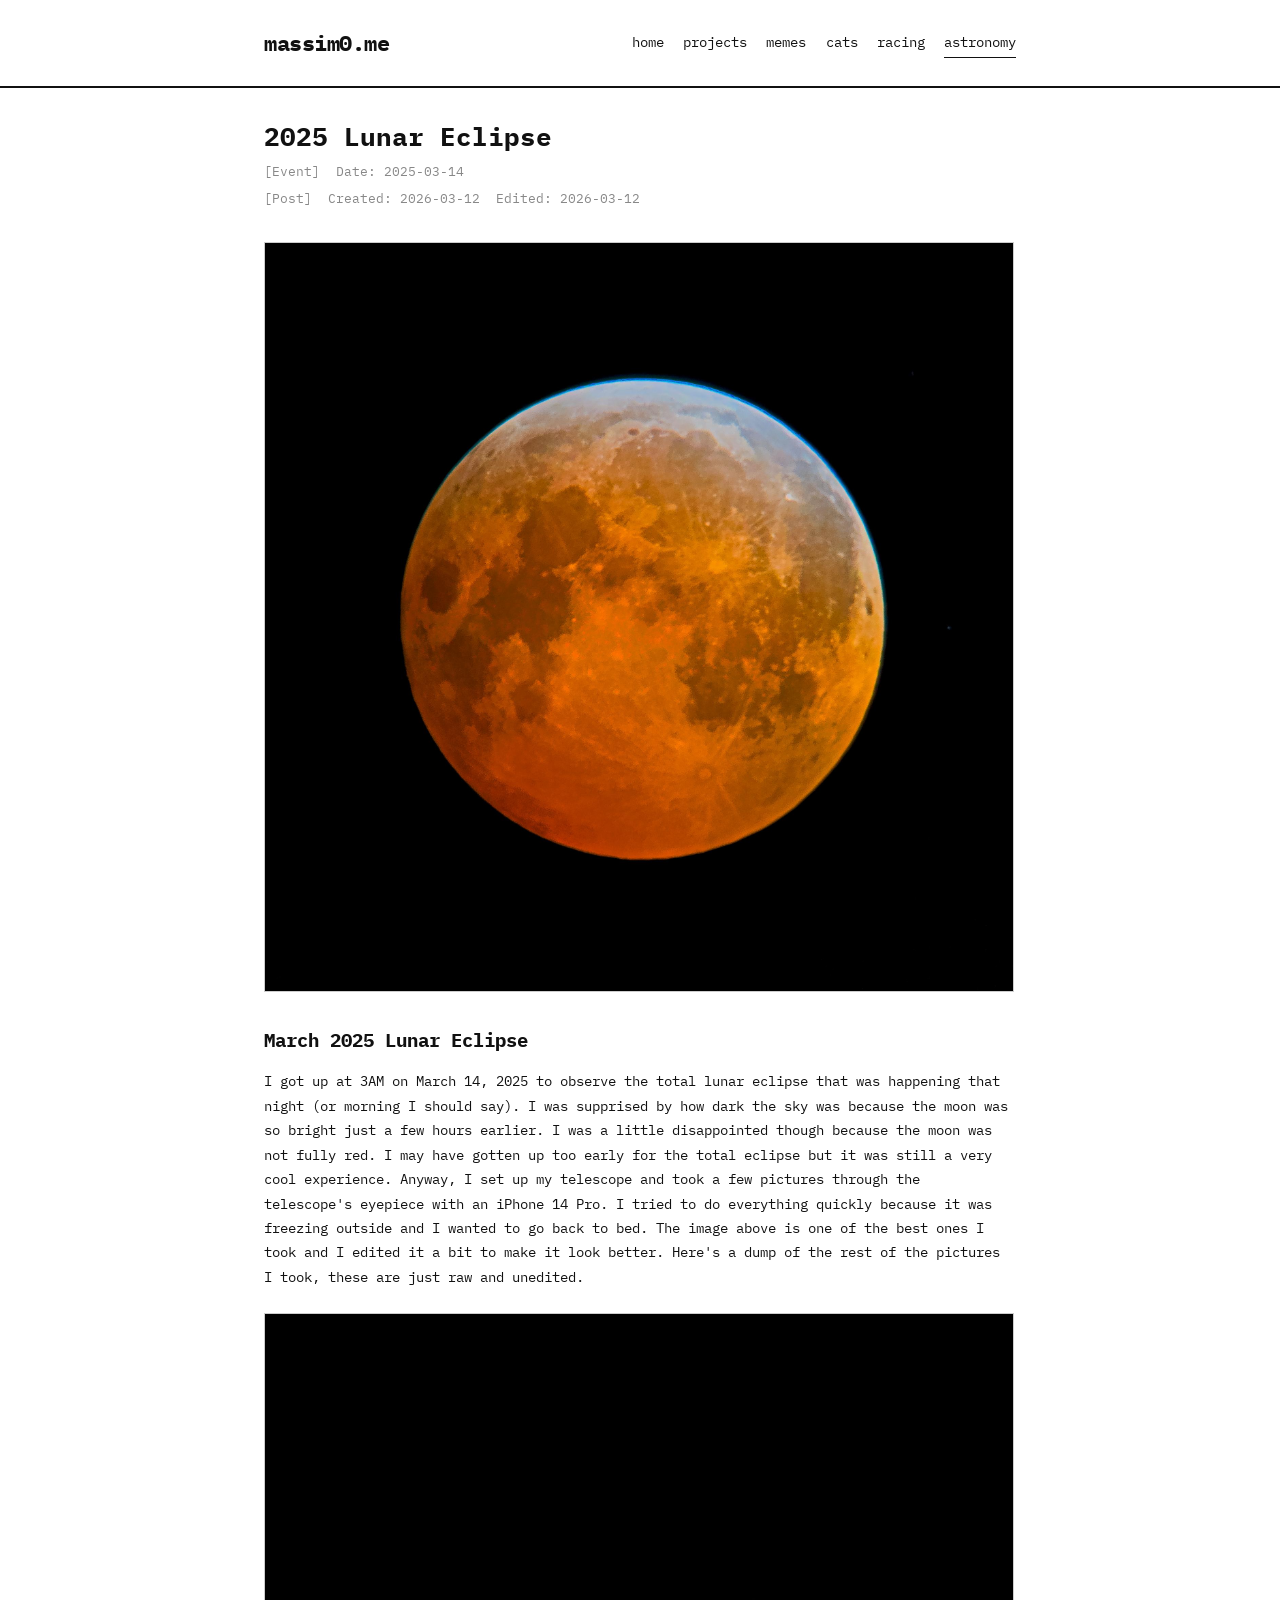
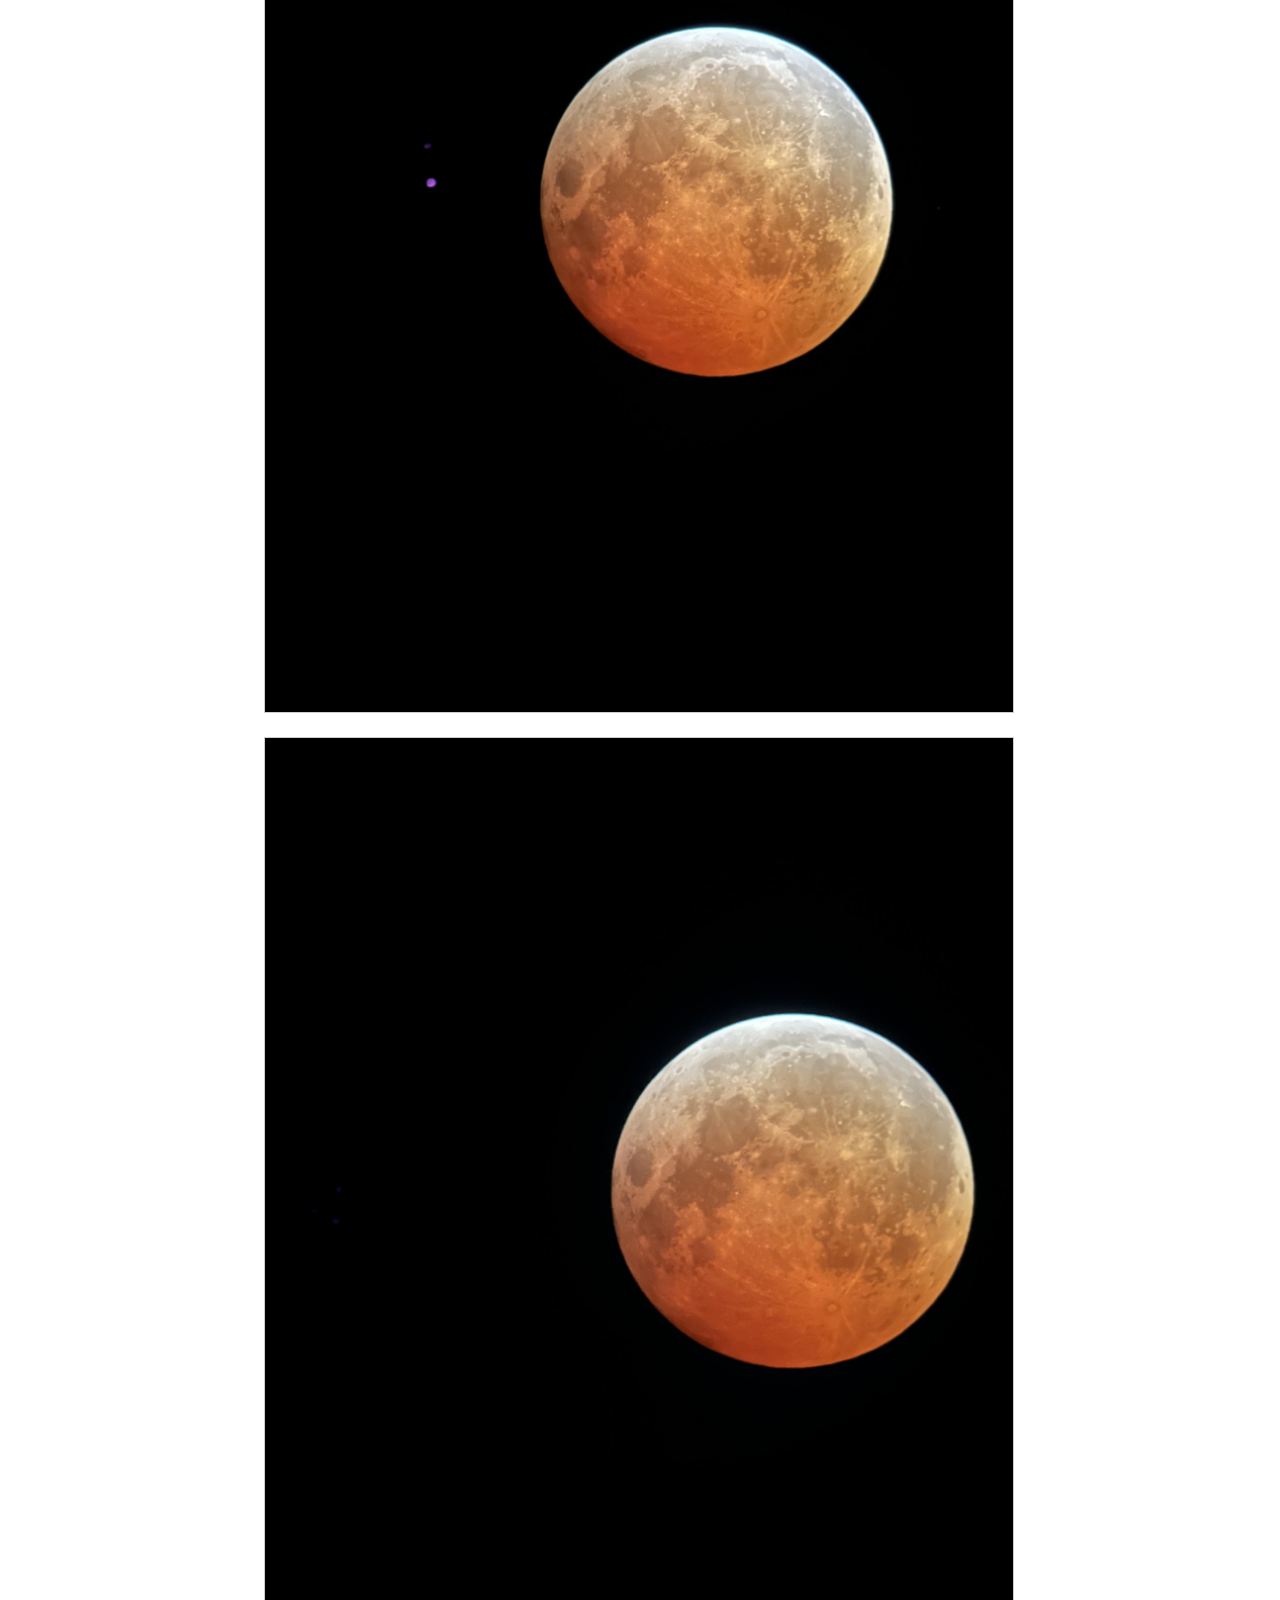
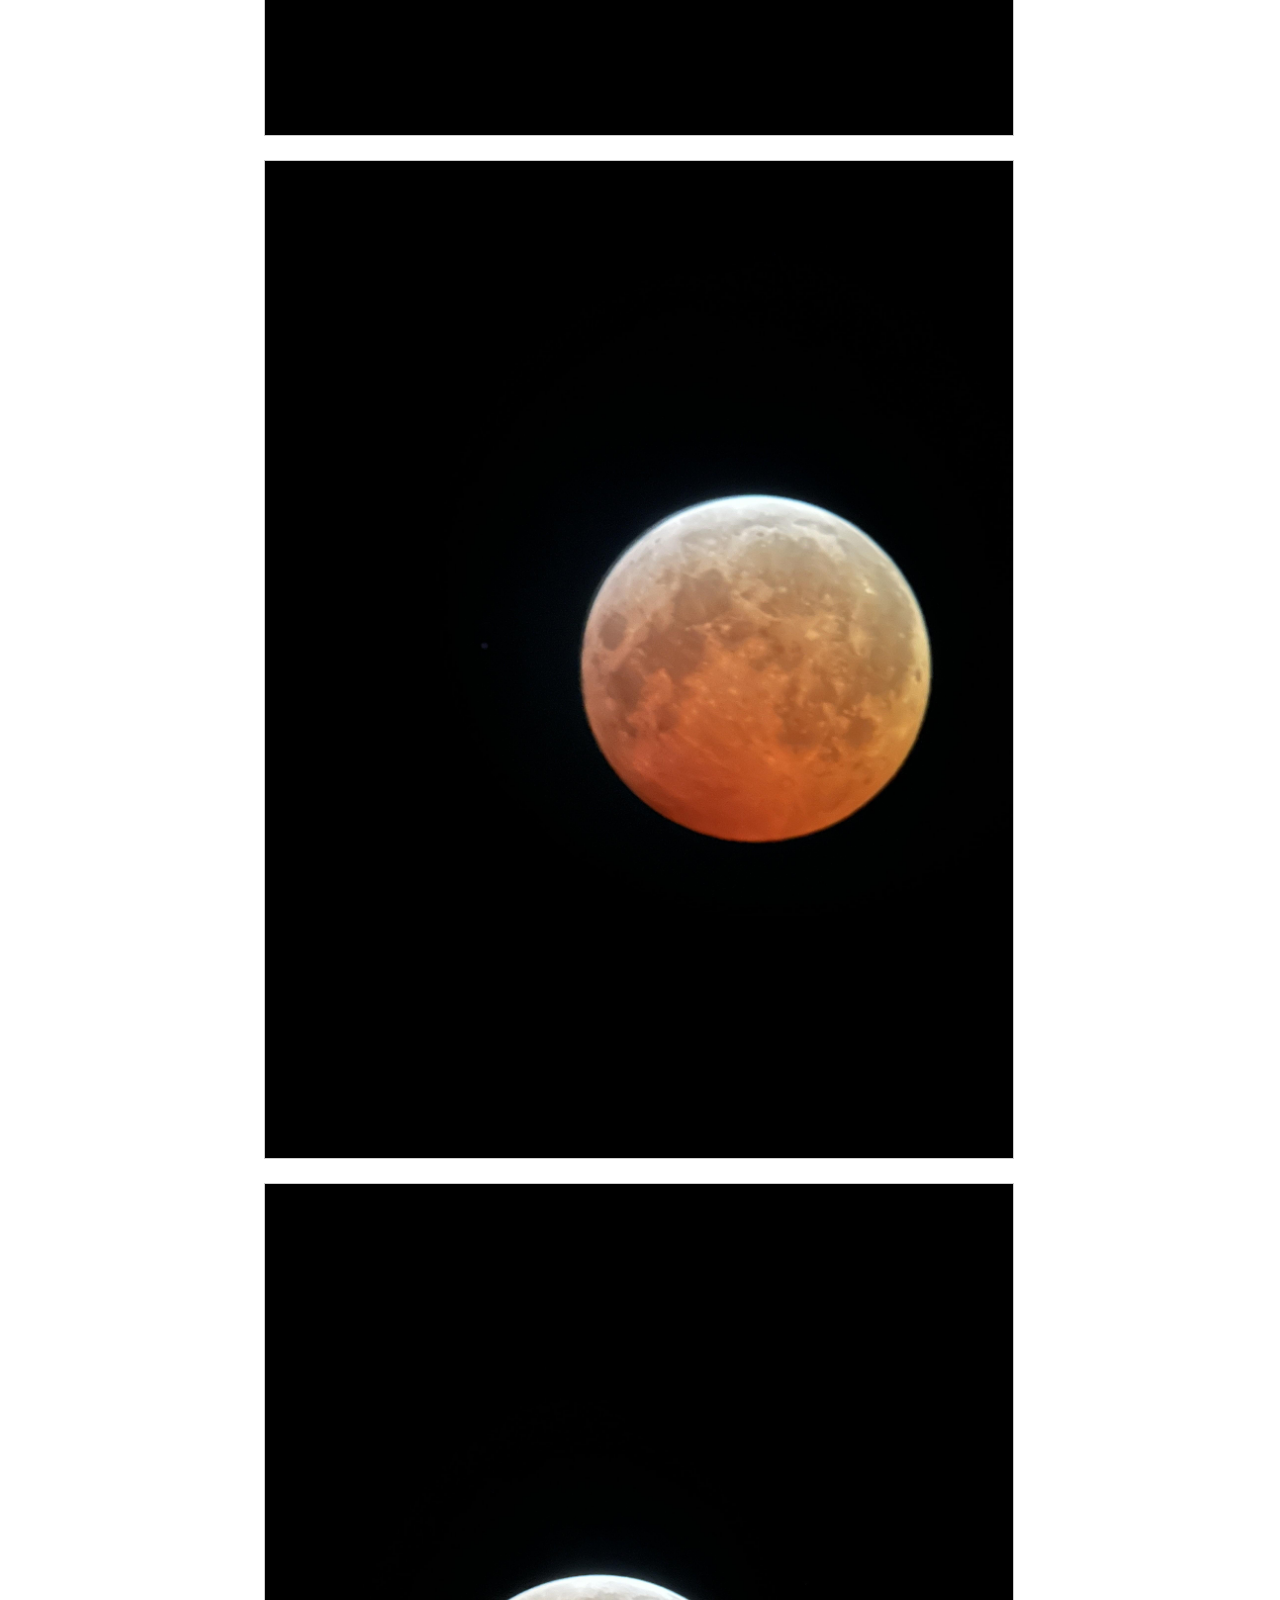
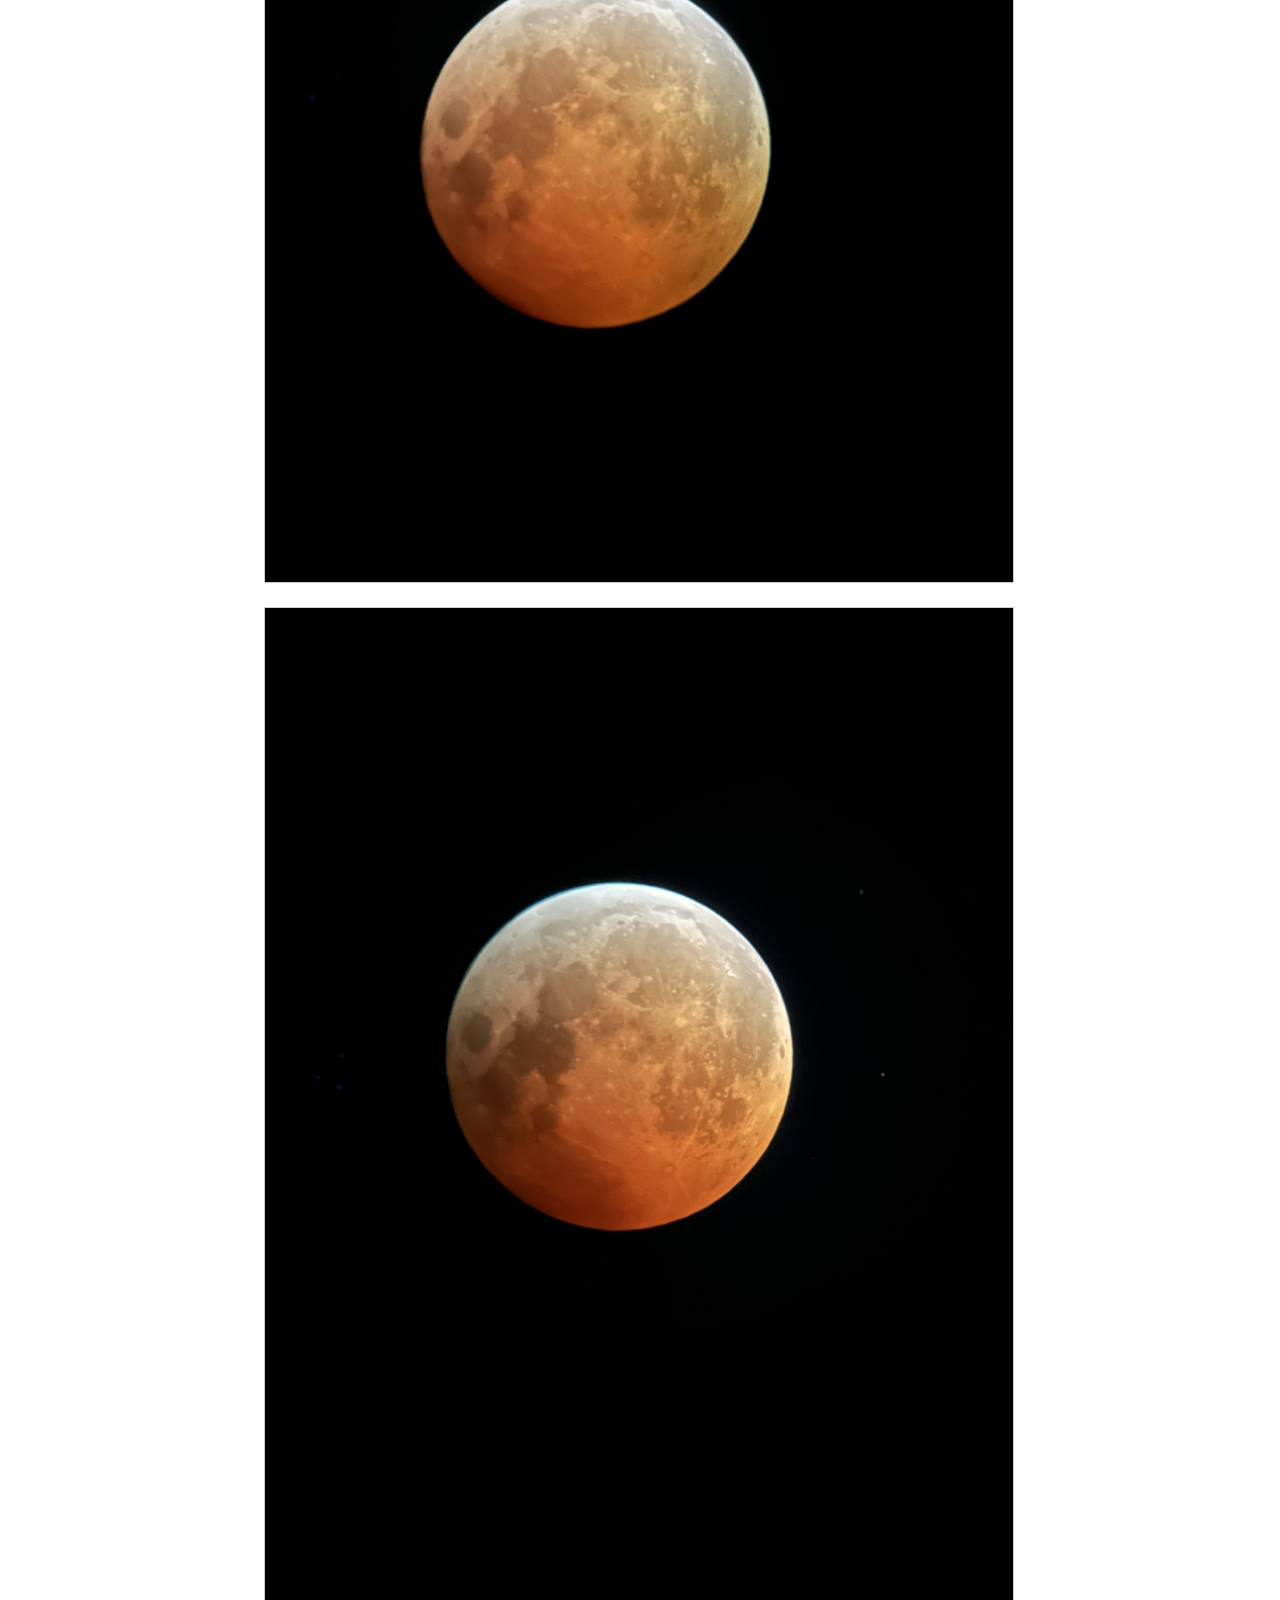
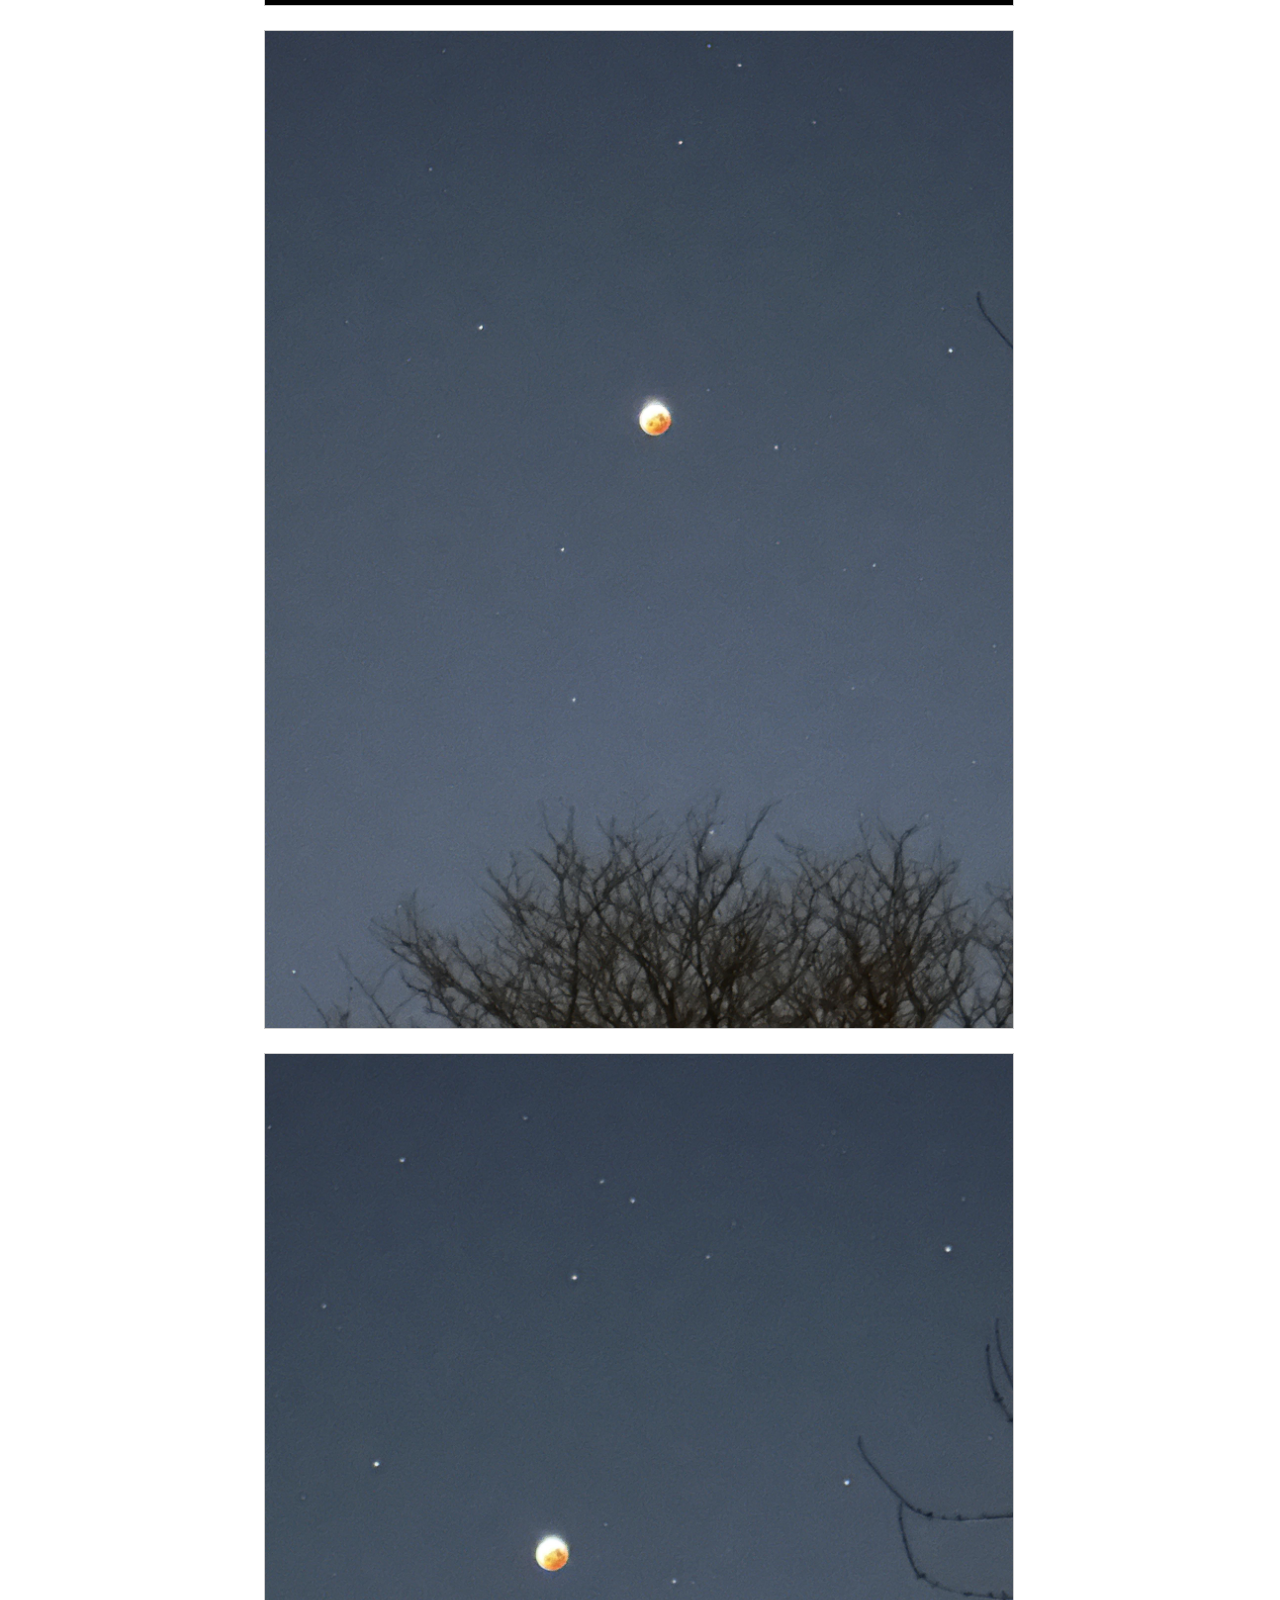
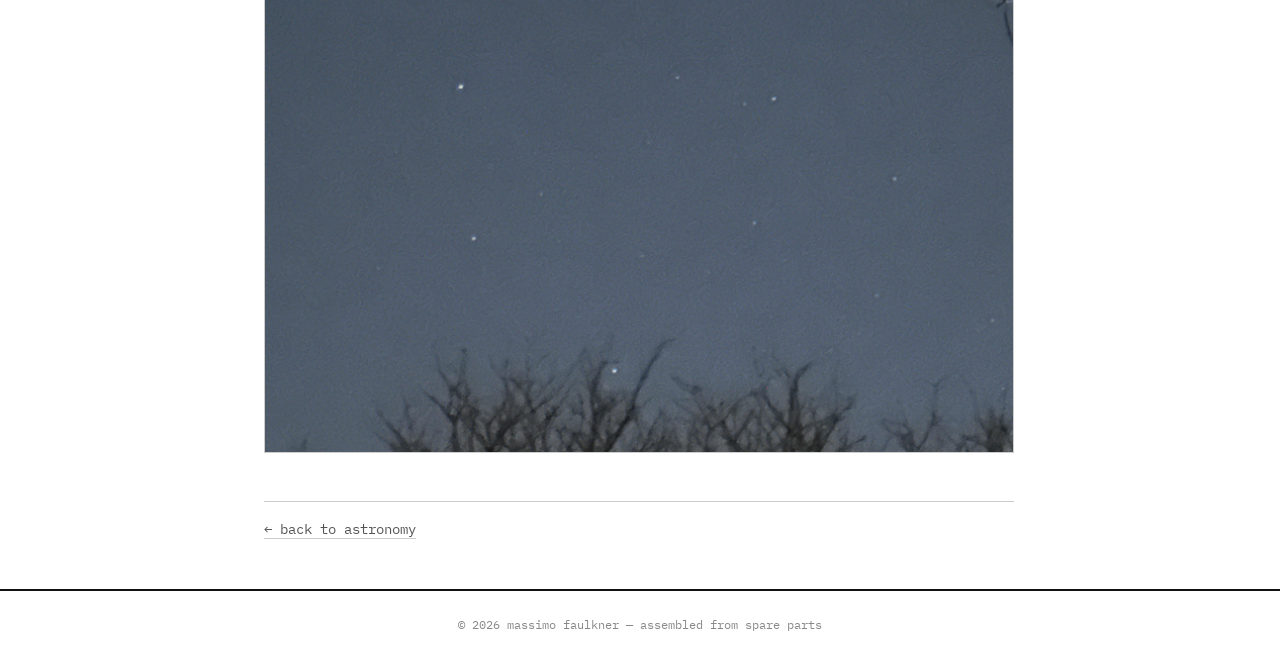
<file: posts/astronomy/lunar-eclipse-2025.html>
<!DOCTYPE html>
<html lang="en" data-root="2">
<head>
  <meta charset="UTF-8">
  <meta name="viewport" content="width=device-width, initial-scale=1.0">
  <title>2025 Lunar Eclipse — massim0.me</title>
  <link rel="preconnect" href="https://fonts.googleapis.com">
  <link href="https://fonts.googleapis.com/css2?family=IBM+Plex+Mono:wght@400;600;700&display=swap" rel="stylesheet">
  <link rel="stylesheet" href="../../css/style.css">
</head>
<body>

  <header>
    <div class="container">
      <div class="site-title">
        <a href="../../index.html">massim0.me</a>
      </div>
      <nav>
        <a href="../../index.html">home</a>
        <a href="../../categories/projects.html">projects</a>
        <a href="../../categories/memes.html">memes</a>
        <a href="../../categories/cats.html">cats</a>
        <a href="../../categories/racing.html">racing</a>
        <a href="../../categories/astronomy.html" class="active">astronomy</a>
      </nav>
    </div>
  </header>

  <main>
    <div class="container">
      <article class="post-single">
        <header class="post-header">
          <h1>2025 Lunar Eclipse</h1>
          <div class="post-meta">
                <span>[Event]</span>
                <span>Date: 2025-03-14</span>
          </div>
          <div class="post-meta">
                <span>[Post]</span>
                <span>Created: 2026-03-12</span>
                <span>Edited: 2026-03-12</span>
          </div>
        </header>

        <div class="post-body">

            <div class="post-image">
                <img src="../../images/astronomy/lunar-eclipse-2025/moon.jpg" alt="moon">
            </div>

            <h2>March 2025 Lunar Eclipse</h2>
            <p>
                I got up at 3AM on March 14, 2025 to observe the total lunar eclipse
                that was happening that night (or morning I should say). I was supprised
                by how dark the sky was because the moon was so bright just a few hours
                earlier. I was a little disappointed though because the moon was not fully
                red. I may have gotten up too early for the total eclipse but it was still
                a very cool experience. Anyway, I set up my telescope and took a few pictures
                through the telescope's eyepiece with an iPhone 14 Pro. I tried to do everything
                quickly because it was freezing outside and I wanted to go back to bed. The image
                above is one of the best ones I took and I edited it a bit to make it look better.
                Here's a dump of the rest of the pictures I took, these are just raw and unedited.
            </p>
            <div class="post-image">
                <img src="../../images/astronomy/lunar-eclipse-2025/moon1.jpg" alt="moon1">
            </div>
            <div class="post-image">
                <img src="../../images/astronomy/lunar-eclipse-2025/moon2.jpg" alt="moon2">
            </div>
            <div class="post-image">
                <img src="../../images/astronomy/lunar-eclipse-2025/moon3.jpg" alt="moon3">
            </div>
            <div class="post-image">
                <img src="../../images/astronomy/lunar-eclipse-2025/moon4.jpg" alt="moon4">
            </div>
            <div class="post-image">
                <img src="../../images/astronomy/lunar-eclipse-2025/moon5.jpg" alt="moon5">
            </div>
            <div class="post-image">
                <img src="../../images/astronomy/lunar-eclipse-2025/moon6.JPG" alt="moon6">
            </div>
            <div class="post-image">
                <img src="../../images/astronomy/lunar-eclipse-2025/moon7.JPG" alt="moon7">
            </div>

        </div>

        <div class="post-nav">
          <a href="../../categories/astronomy.html">&larr; back to astronomy</a>
        </div>
      </article>
    </div>
  </main>

  <footer>
    <div class="container">
      <p>&copy; 2026 massimo faulkner — assembled from spare parts</p>
    </div>
  </footer>

</body>
</html>
</file>
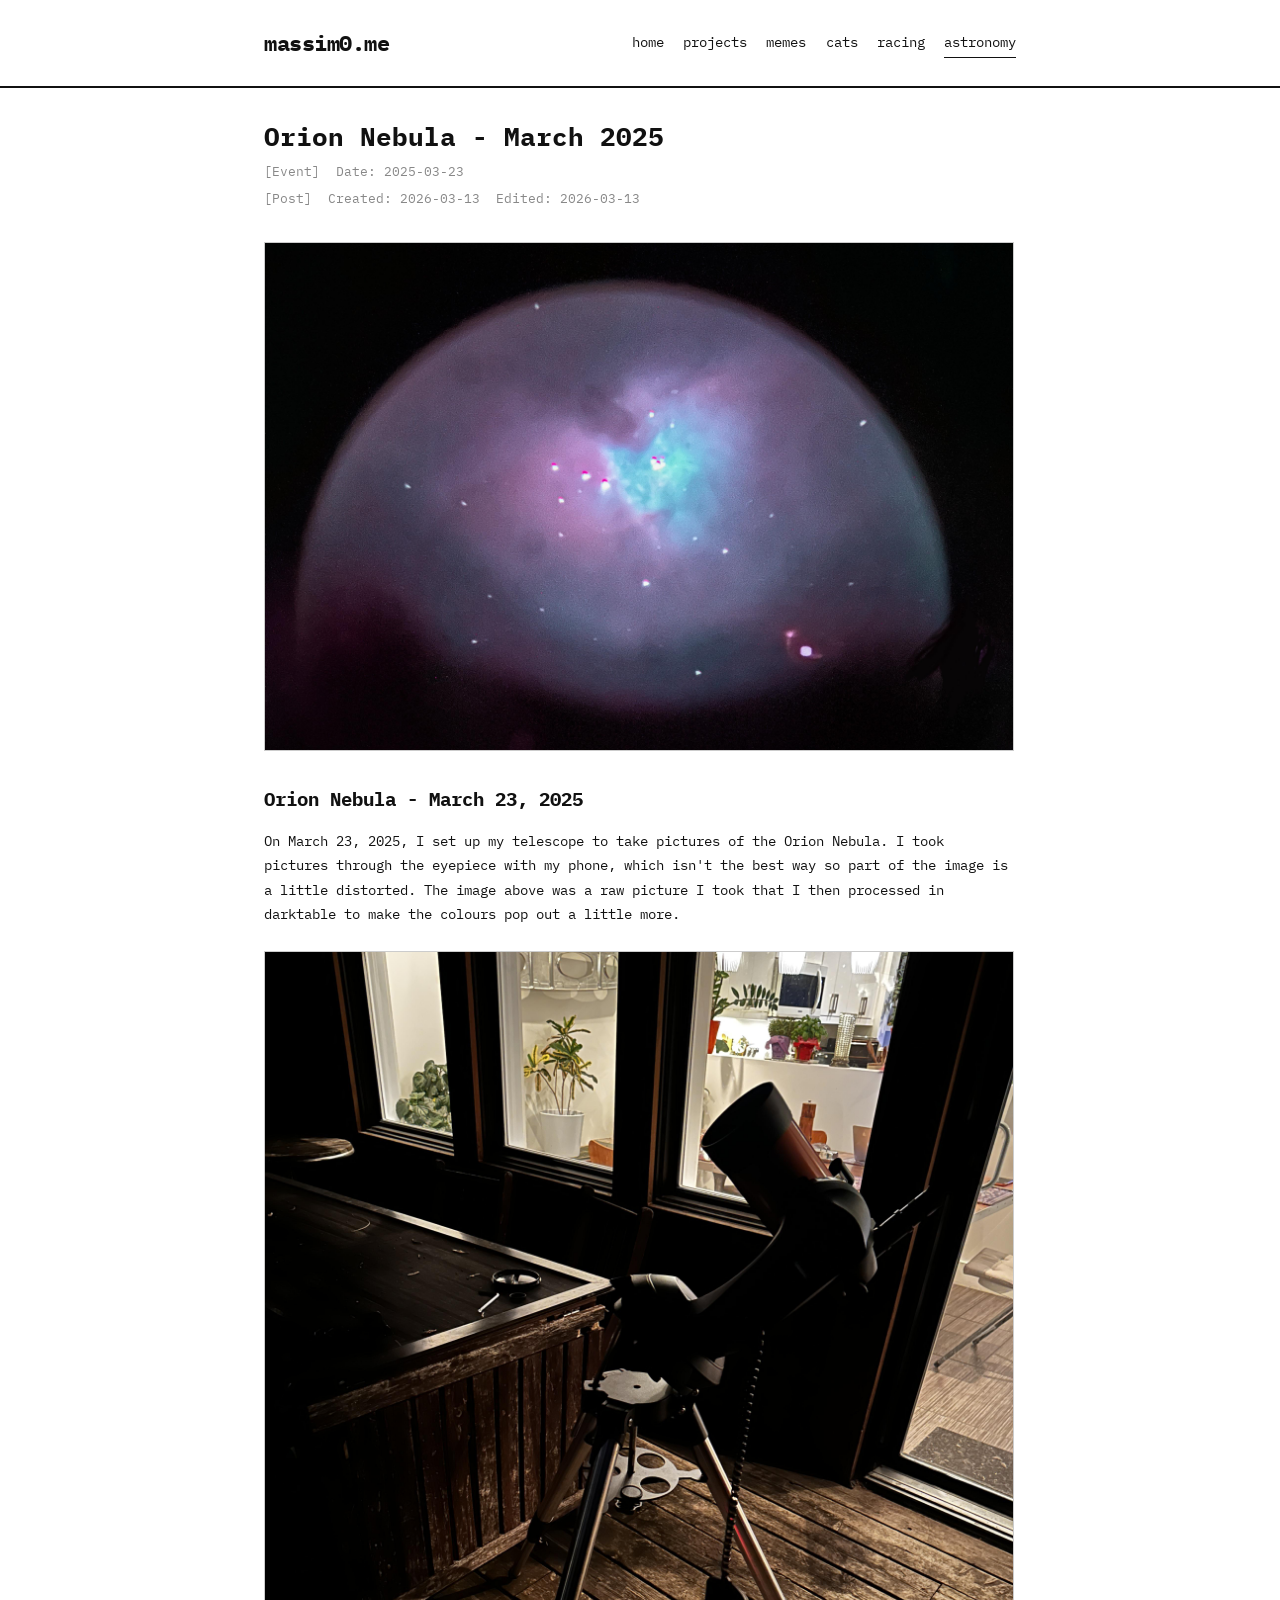
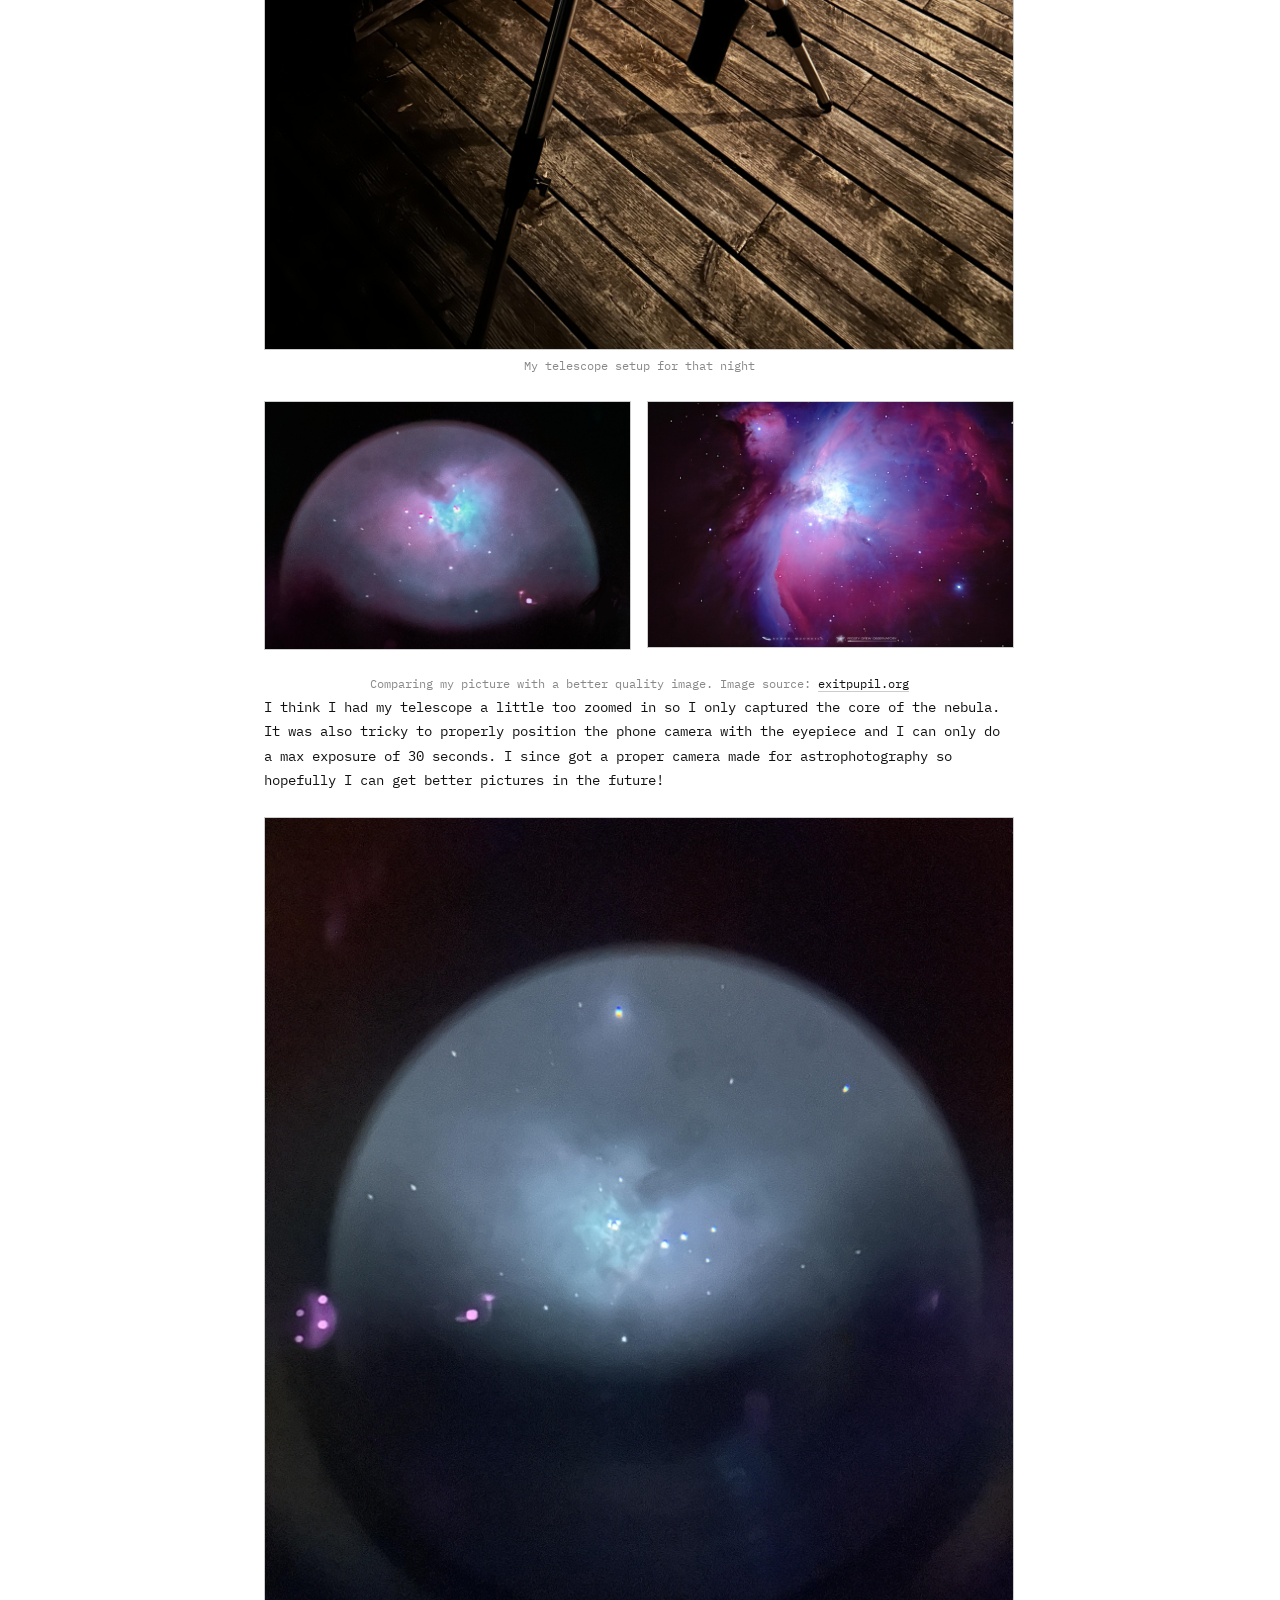
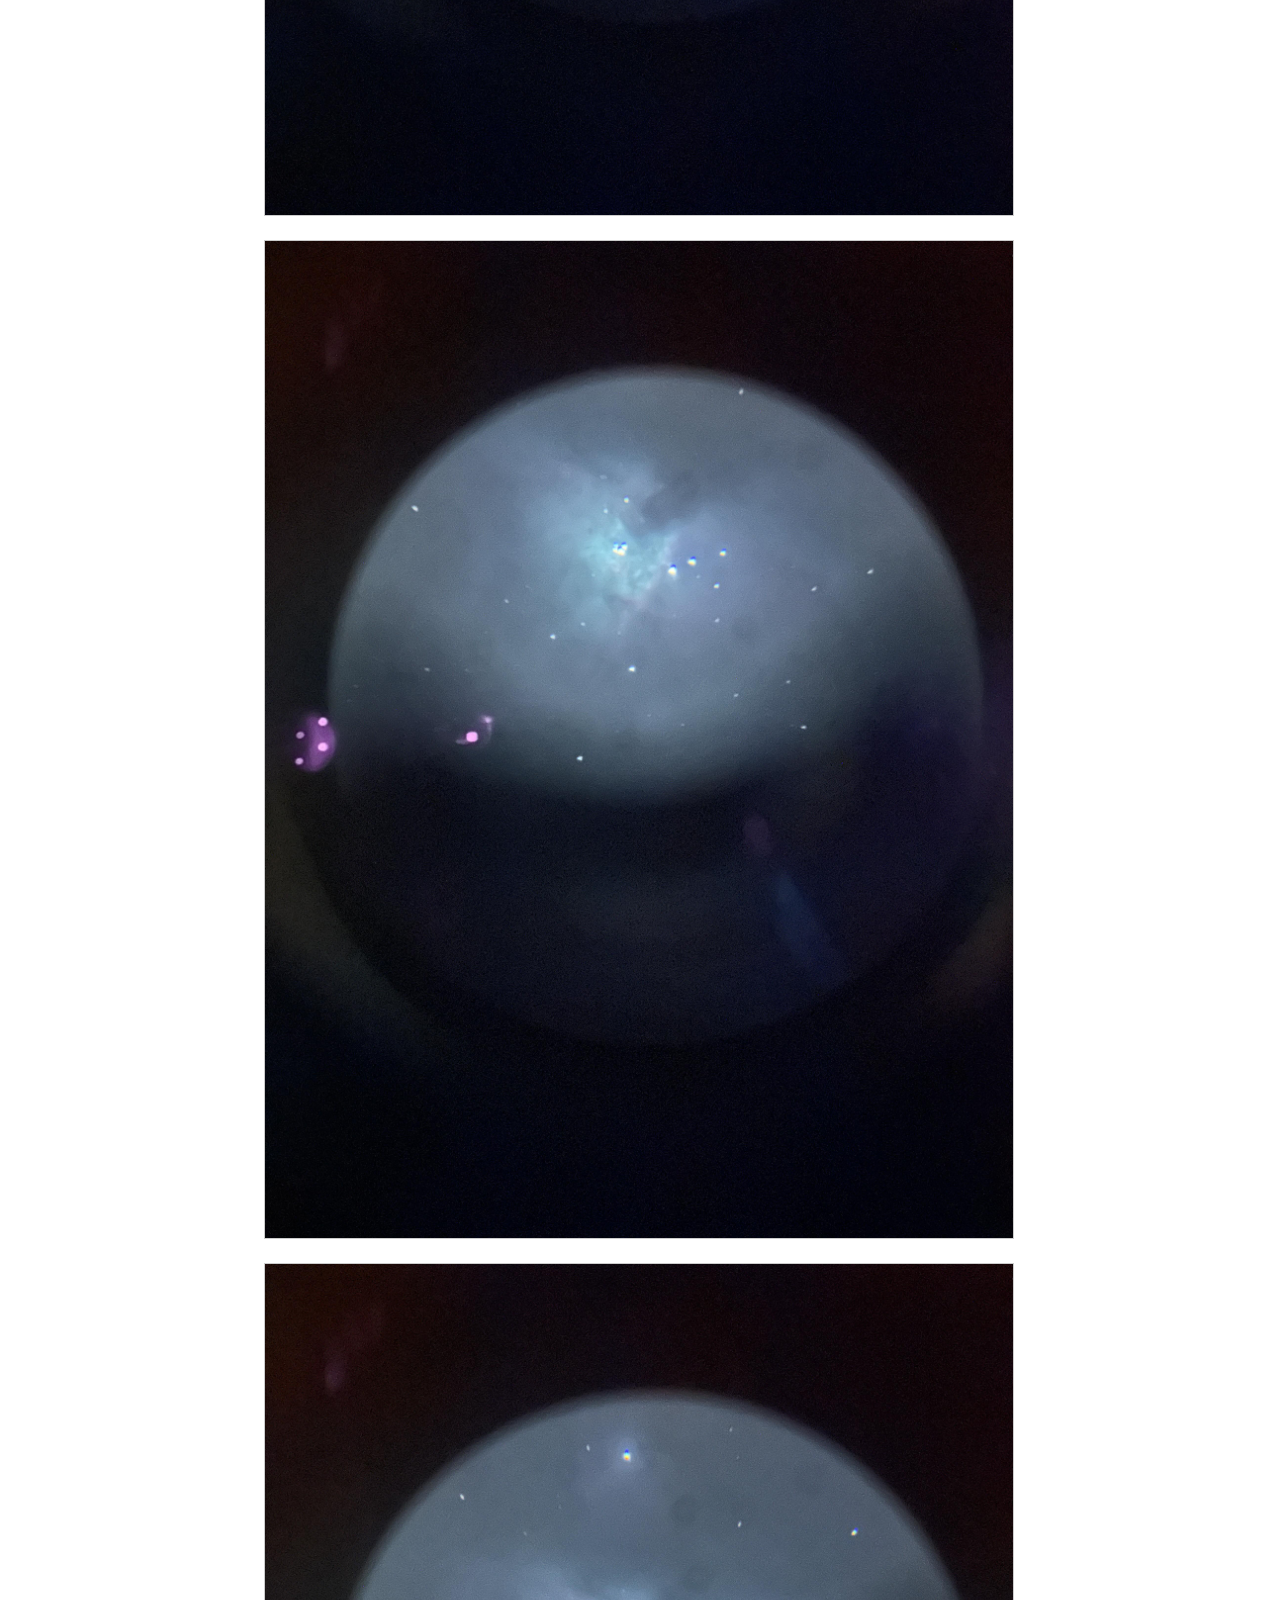
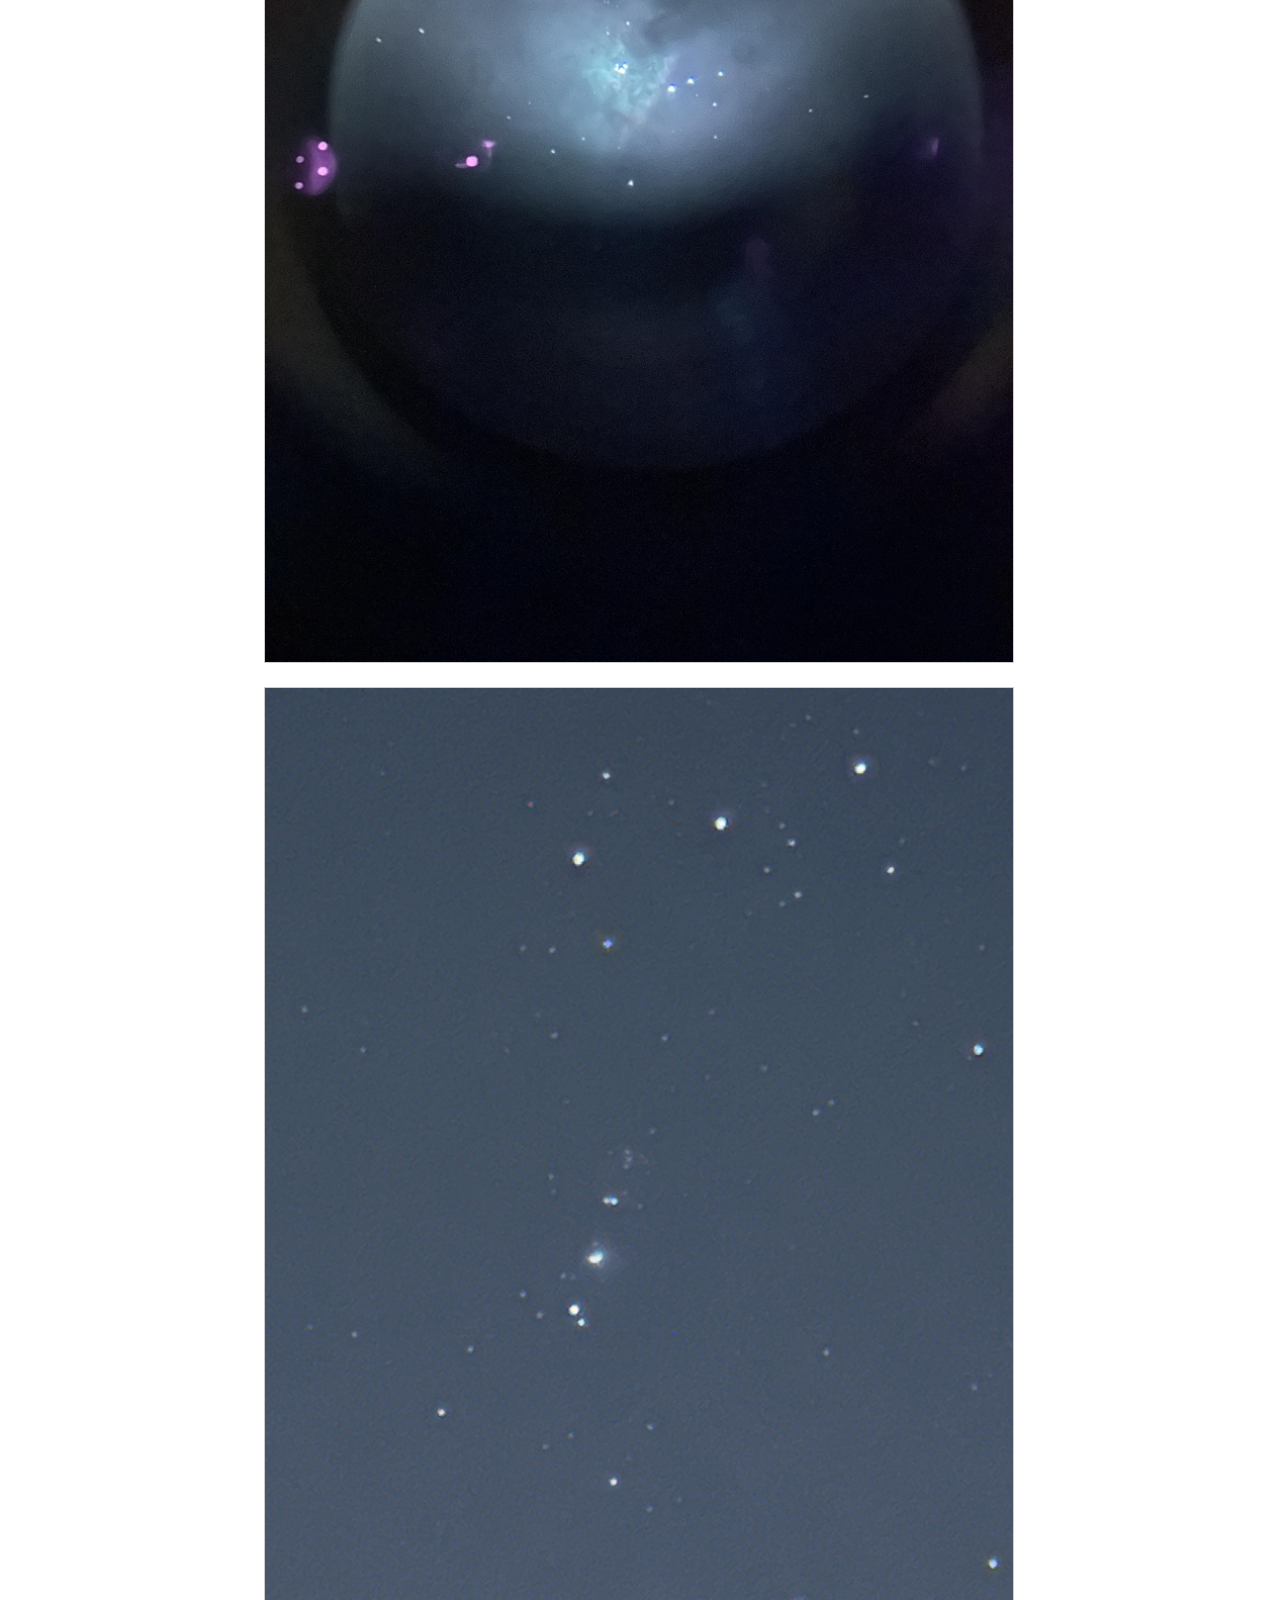
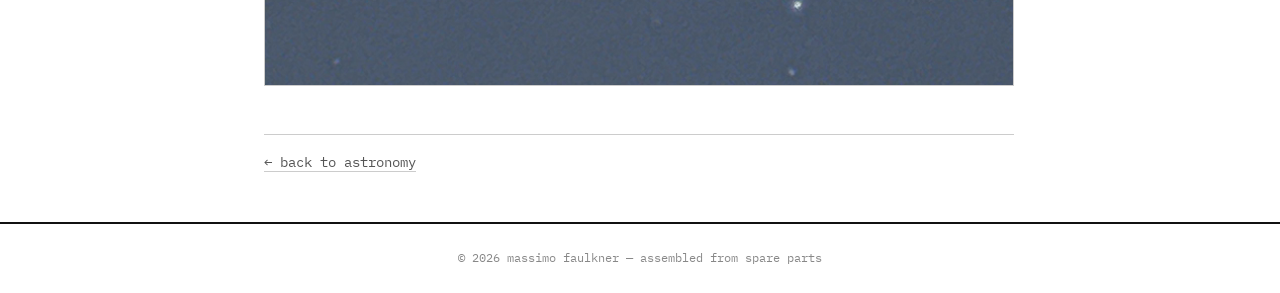
<file: posts/astronomy/orion-nebula-march-2025.html>
<!DOCTYPE html>
<html lang="en" data-root="2">
<head>
  <meta charset="UTF-8">
  <meta name="viewport" content="width=device-width, initial-scale=1.0">
  <title>Orion Nebula - March 2025 — massim0.me</title>
  <link rel="preconnect" href="https://fonts.googleapis.com">
  <link href="https://fonts.googleapis.com/css2?family=IBM+Plex+Mono:wght@400;600;700&display=swap" rel="stylesheet">
  <link rel="stylesheet" href="../../css/style.css">
</head>
<body>

  <header>
    <div class="container">
      <div class="site-title">
        <a href="../../index.html">massim0.me</a>
      </div>
      <nav>
        <a href="../../index.html">home</a>
        <a href="../../categories/projects.html">projects</a>
        <a href="../../categories/memes.html">memes</a>
        <a href="../../categories/cats.html">cats</a>
        <a href="../../categories/racing.html">racing</a>
        <a href="../../categories/astronomy.html" class="active">astronomy</a>
      </nav>
    </div>
  </header>

  <main>
    <div class="container">
      <article class="post-single">
        <header class="post-header">
          <h1>Orion Nebula - March 2025</h1>
          <div class="post-meta">
                <span>[Event]</span>
                <span>Date: 2025-03-23</span>
          </div>
          <div class="post-meta">
                <span>[Post]</span>
                <span>Created: 2026-03-13</span>
                <span>Edited: 2026-03-13</span>
          </div>
        </header>

        <div class="post-body">

            <div class="post-image">
                <img src="../../images/astronomy/orion-nebula-march-2025/orion.jpg" alt="orion">
            </div>

            <h2>Orion Nebula - March 23, 2025</h2>
            <p>
                On March 23, 2025, I set up my telescope to take pictures of the Orion Nebula.
                I took pictures through the eyepiece with my phone, which isn't the best
                way so part of the image is a little distorted. The image above was a raw
                picture I took that I then processed in darktable to make the colours pop
                out a little more.
            </p>
            <div class="post-image">
                <img src="../../images/astronomy/orion-nebula-march-2025/telescope.JPG" alt="telescope">
                <p class="photo-caption">My telescope setup for that night</p>
            </div>

            <div class="photo-grid" style="grid-template-columns: repeat(2, 1fr); max-width: 800px;">
                <div>
                    <img src="../../images/astronomy/orion-nebula-march-2025/orion.jpg" alt="orion">
                </div>
                <div>
                    <img src="../../images/astronomy/orion-nebula-march-2025/orion-ref.jpg" alt="orion-ref">
                </div>
            </div>
            <p class="photo-caption">Comparing my picture with a better quality image. Image source: <a href="https://exitpupil.org/photograph.php?p=Orion_Nebula_January_2016" target="_blank" rel="noopener">exitpupil.org</a></p>

            <p>
                I think I had my telescope a little too zoomed in so I only captured the core of the
                nebula. It was also tricky to properly position the phone camera with the eyepiece
                and I can only do a max exposure of 30 seconds. I since got a proper camera made
                for astrophotography so hopefully I can get better pictures in the future!
            </p>

            <div class="post-image">
                <img src="../../images/astronomy/orion-nebula-march-2025/orion1.jpg" alt="orion1">
            </div>
            <div class="post-image">
                <img src="../../images/astronomy/orion-nebula-march-2025/orion2.jpg" alt="orion2">
            </div>
            <div class="post-image">
                <img src="../../images/astronomy/orion-nebula-march-2025/orion4.jpg" alt="orion4">
            </div>
            <div class="post-image">
                <img src="../../images/astronomy/orion-nebula-march-2025/orion5.JPG" alt="orion5">
            </div>

        </div>

        <div class="post-nav">
          <a href="../../categories/astronomy.html">&larr; back to astronomy</a>
        </div>
      </article>
    </div>
  </main>

  <footer>
    <div class="container">
      <p>&copy; 2026 massimo faulkner — assembled from spare parts</p>
    </div>
  </footer>

</body>
</html>
</file>
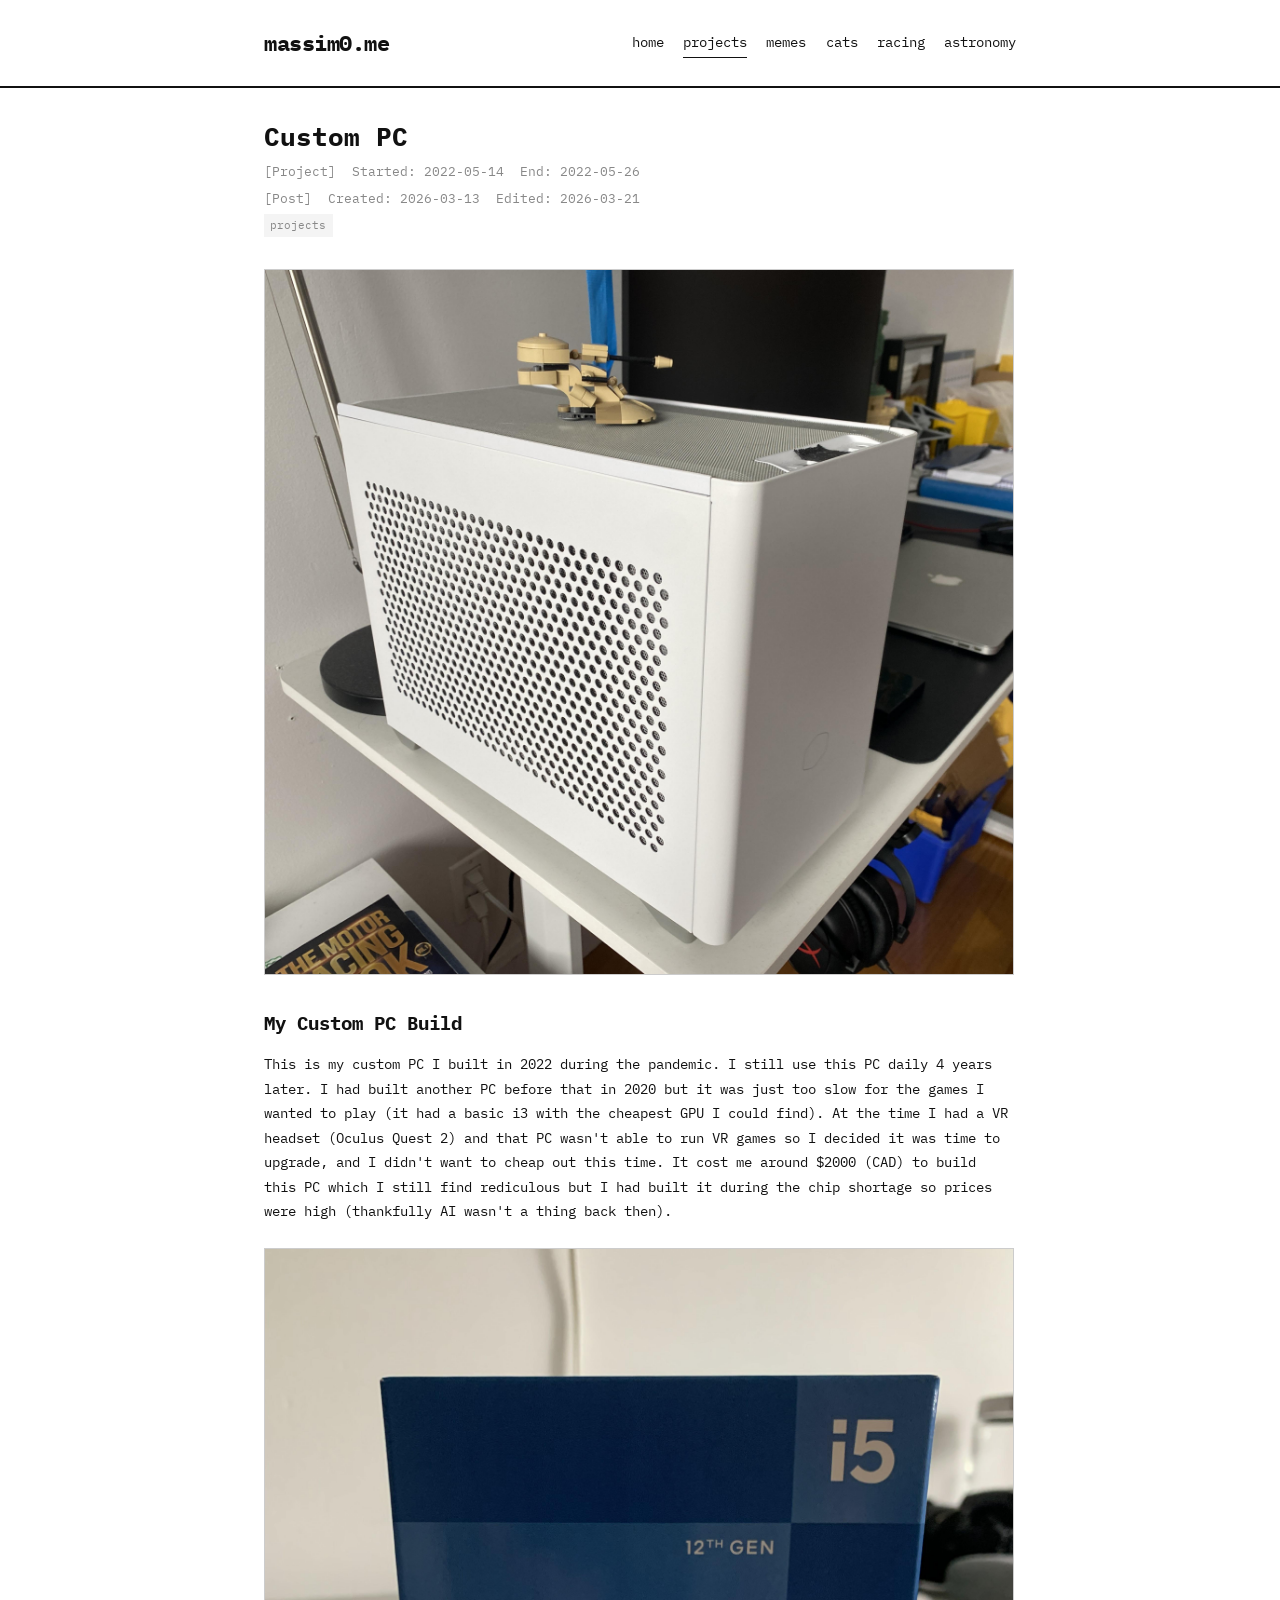
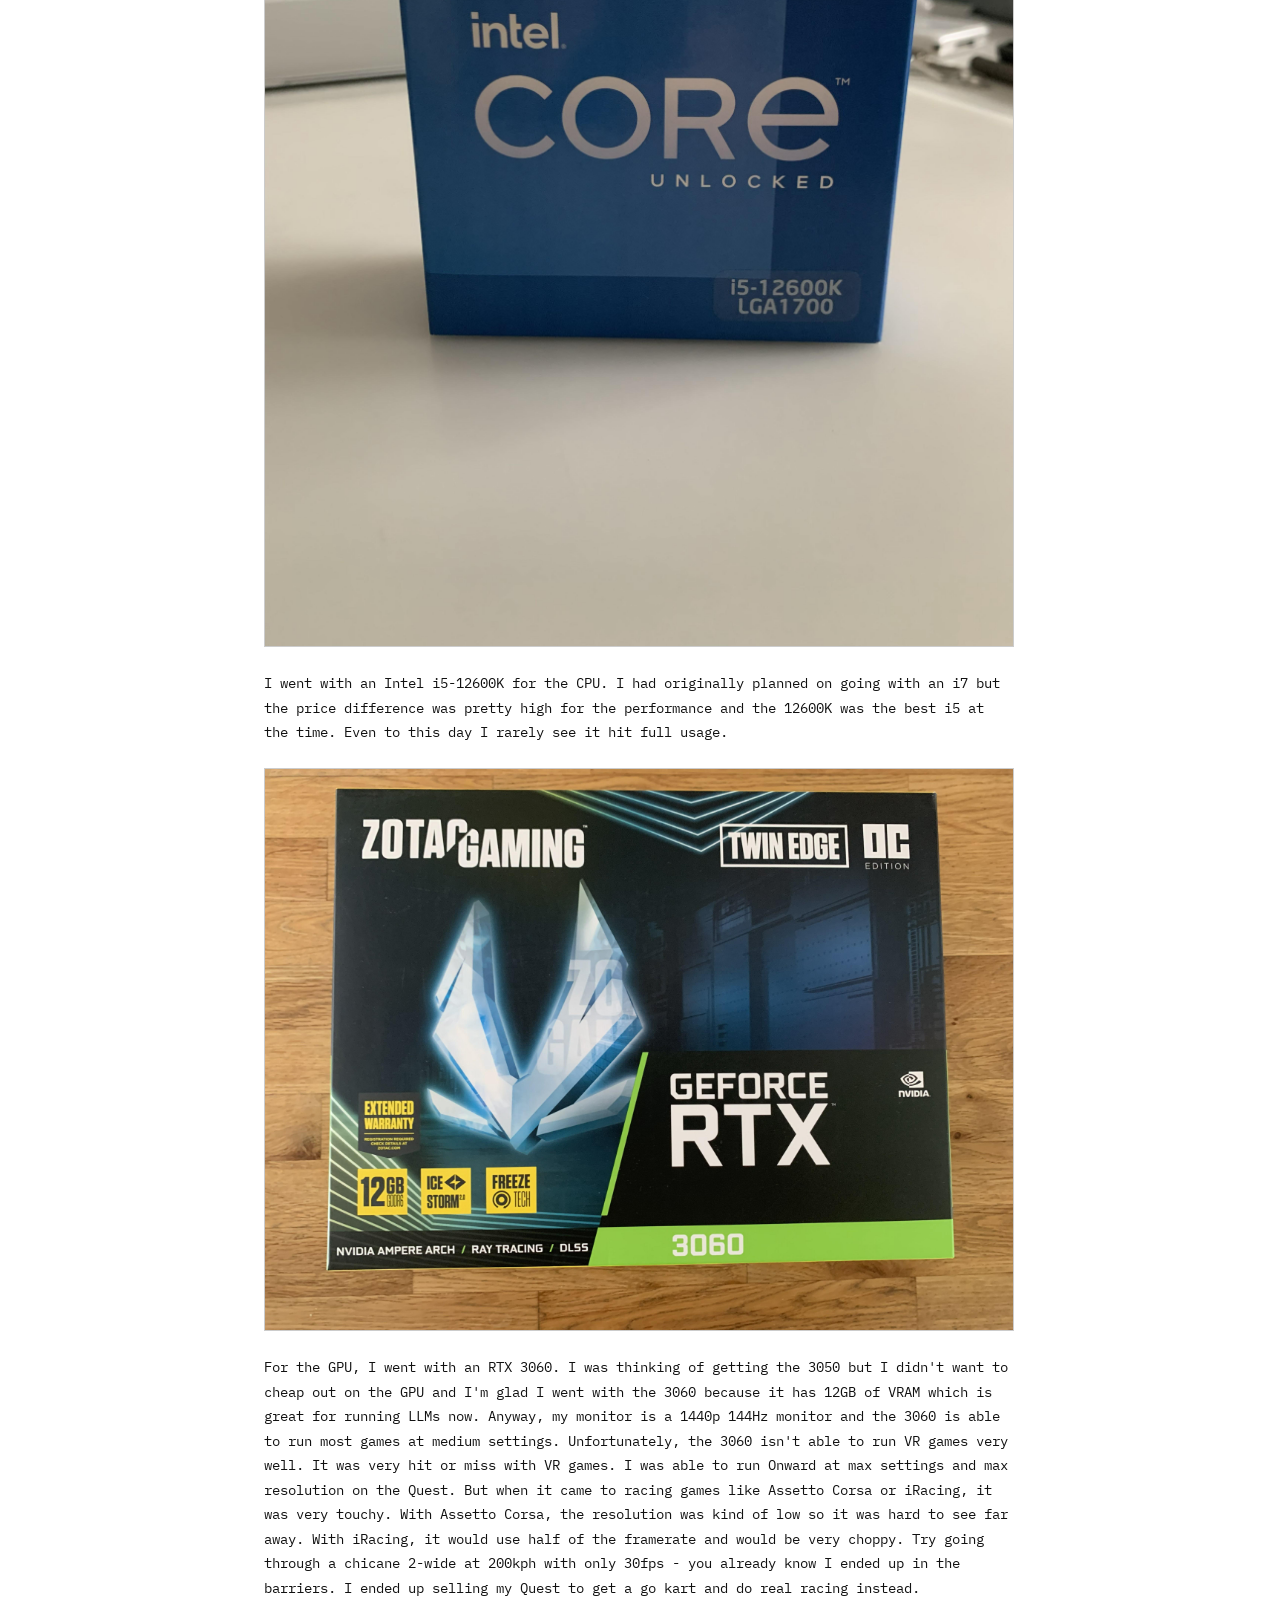
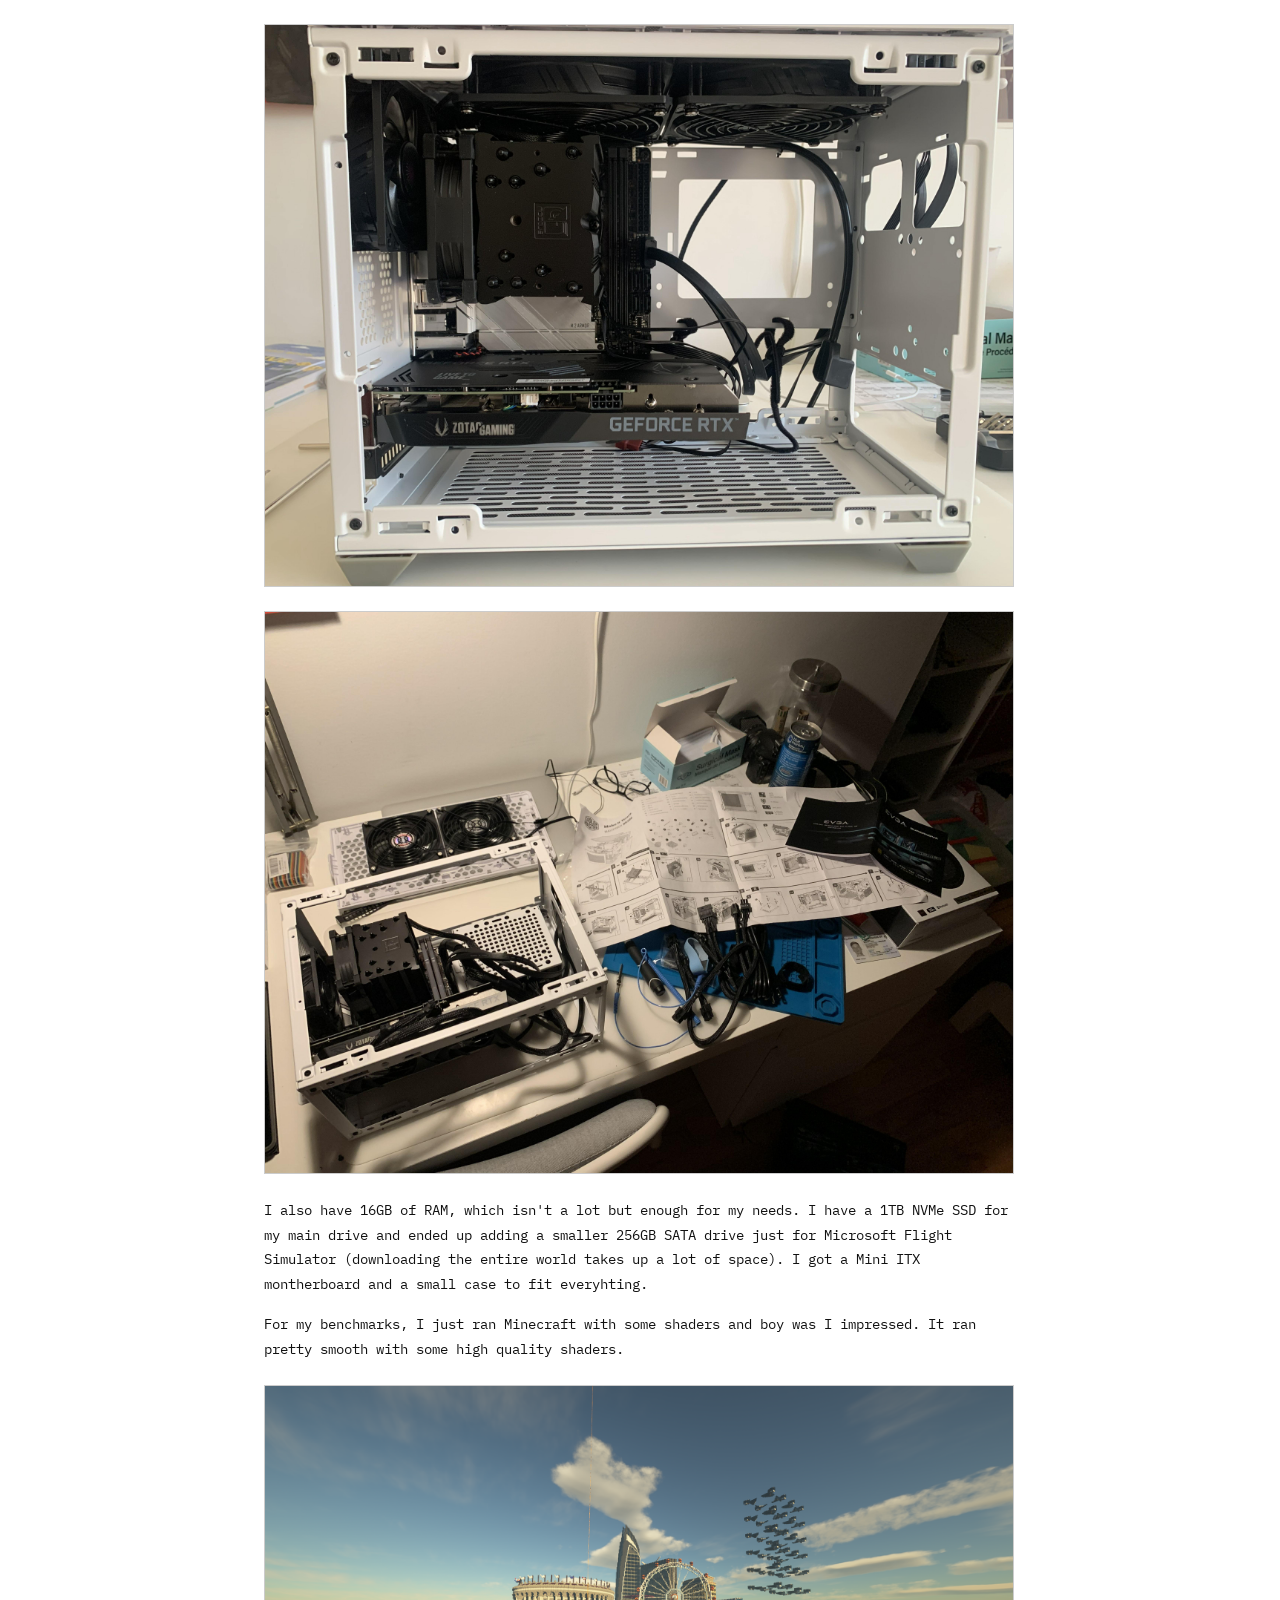
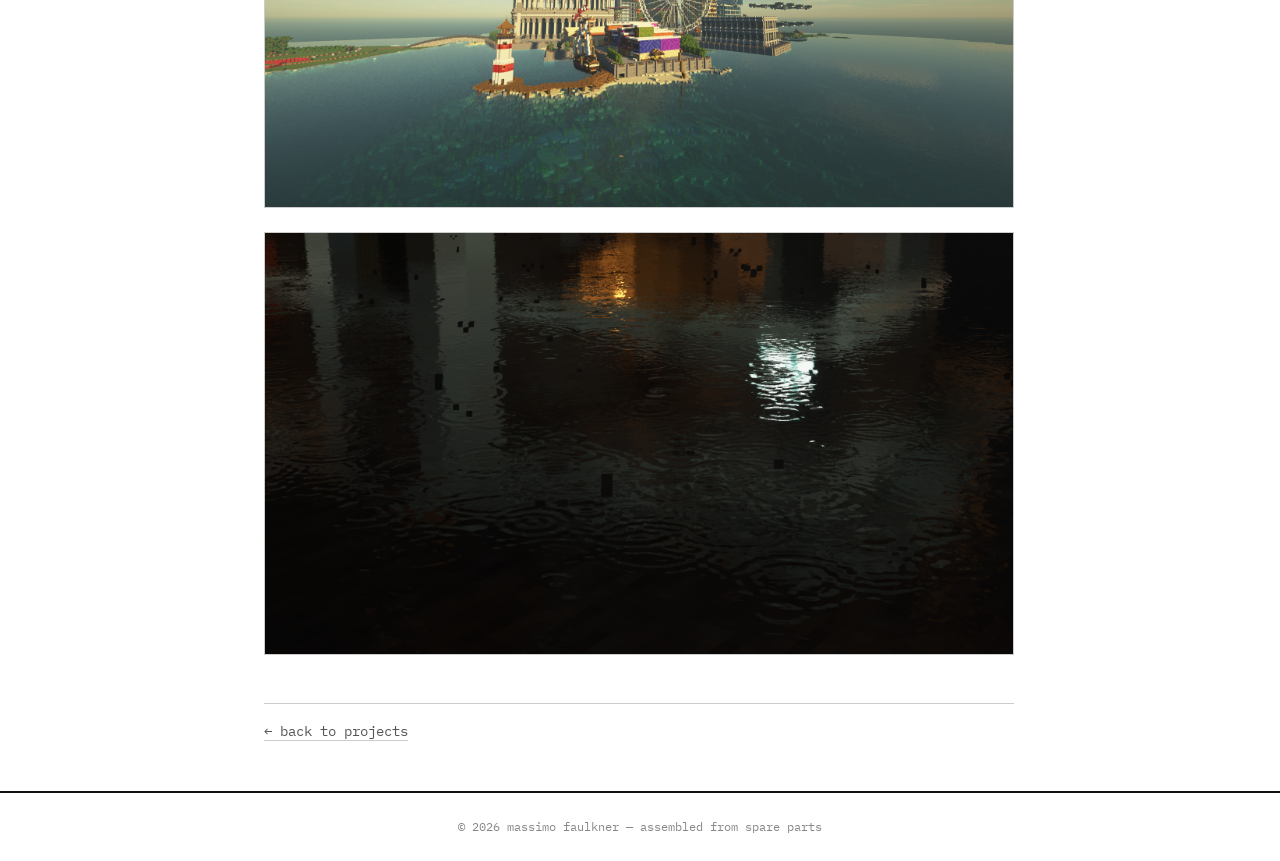
<file: posts/projects/custom-pc.html>
<!DOCTYPE html>
<html lang="en" data-root="2">
<head>
  <meta charset="UTF-8">
  <meta name="viewport" content="width=device-width, initial-scale=1.0">
  <title>Custom PC — massim0.me</title>
  <link rel="preconnect" href="https://fonts.googleapis.com">
  <link href="https://fonts.googleapis.com/css2?family=IBM+Plex+Mono:wght@400;600;700&display=swap" rel="stylesheet">
  <link rel="stylesheet" href="../../css/style.css">
</head>
<body>

  <header>
    <div class="container">
      <div class="site-title">
        <a href="../../index.html">massim0.me</a>
      </div>
      <nav>
        <a href="../../index.html">home</a>
        <a href="../../categories/projects.html" class="active">projects</a>
        <a href="../../categories/memes.html">memes</a>
        <a href="../../categories/cats.html">cats</a>
        <a href="../../categories/racing.html">racing</a>
        <a href="../../categories/astronomy.html">astronomy</a>
      </nav>
    </div>
  </header>

  <main>
    <div class="container">
      <article class="post-single">
        <header class="post-header">
          <h1>Custom PC</h1>
          <div class="post-meta">
            <span>[Project]</span>
            <span>Started: 2022-05-14</span>
            <span>End: 2022-05-26</span>
          </div>
          <div class="post-meta">
            <span>[Post]</span>
            <span>Created: 2026-03-13</span>
            <span>Edited: 2026-03-21</span>
          </div>
          <div class="post-meta">
            <span class="category-tag">projects</span>
          </div>
        </header>

        <div class="post-body">
            
            <div class="post-image">
                <img src="../../images/projects/custom-pc/computer.JPG" alt="computer">
            </div>

            <h2>My Custom PC Build</h2>
            <p>
              This is my custom PC I built in 2022 during the pandemic. I still use this PC daily 4 years later. I had built
              another PC before that in 2020 but it was just too slow for the games I
              wanted to play (it had a basic i3 with the cheapest GPU I could find). At
              the time I had a VR headset (Oculus Quest 2) and that PC wasn't able to
              run VR games so I decided it was time to upgrade, and I didn't want to cheap out this time.
              It cost me around $2000 (CAD) to build this PC which I still find rediculous
              but I had built it during the chip shortage so prices were high (thankfully AI
              wasn't a thing back then).
            </p>

            <div class="post-image">
                <img src="../../images/projects/custom-pc/computer1.jpg" alt="computer1">
            </div>
            <p>
              I went with an Intel i5-12600K for the CPU. I had originally planned on going with
              an i7 but the price difference was pretty high for the performance and the 12600K was
              the best i5 at the time. Even to this day I rarely see it hit full usage.
            </p>

            <div class="post-image">
                <img src="../../images/projects/custom-pc/computer2.jpg" alt="computer2">
            </div>
            <p>
                For the GPU, I went with an RTX 3060. I was thinking of getting the 3050 but I
                didn't want to cheap out on the GPU and I'm glad I went with the 3060 because
                it has 12GB of VRAM which is great for running LLMs now. Anyway, my monitor
                is a 1440p 144Hz monitor and the 3060 is able to run most games at medium settings.
                Unfortunately, the 3060 isn't able to run VR games very well. It was very hit
                or miss with VR games. I was able to run Onward at max settings and max resolution
                on the Quest. But when it came to racing games like Assetto Corsa or iRacing, it was
                very touchy. With Assetto Corsa, the resolution was kind of low so it was hard to
                see far away. With iRacing, it would use half of the framerate and would be very
                choppy. Try going through a chicane 2-wide at 200kph with only 30fps - you already
                know I ended up in the barriers. I ended up selling my Quest to get a go kart and do
                real racing instead.
            </p>

            <div class="post-image">
                <img src="../../images/projects/custom-pc/computer3.jpg" alt="computer3">
            </div>

            <div class="post-image">
                <img src="../../images/projects/custom-pc/computer4.jpg" alt="computer4">
            </div>

            <p>
                I also have 16GB of RAM, which isn't a lot but enough for my needs. I have a 1TB
                NVMe SSD for my main drive and ended up adding a smaller 256GB SATA drive just for
                Microsoft Flight Simulator (downloading the entire world takes up a lot of space).
                I got a Mini ITX montherboard and a small case to fit everyhting.
            </p>

            <p>
                For my benchmarks, I just ran Minecraft with some shaders and boy was I impressed.
                It ran pretty smooth with some high quality shaders.
            </p>

            <div class="post-image">
                <img src="../../images/projects/custom-pc/sardinia.png" alt="sardinia">
            </div>

            <div class="post-image">
                <img src="../../images/projects/custom-pc/minecraft.png" alt="minecraft">
            </div>

        </div>

        <div class="post-nav">
          <a href="../../categories/projects.html">&larr; back to projects</a>
        </div>
      </article>
    </div>
  </main>

  <footer>
    <div class="container">
      <p>&copy; 2026 massimo faulkner — assembled from spare parts</p>
    </div>
  </footer>

</body>
</html>
</file>
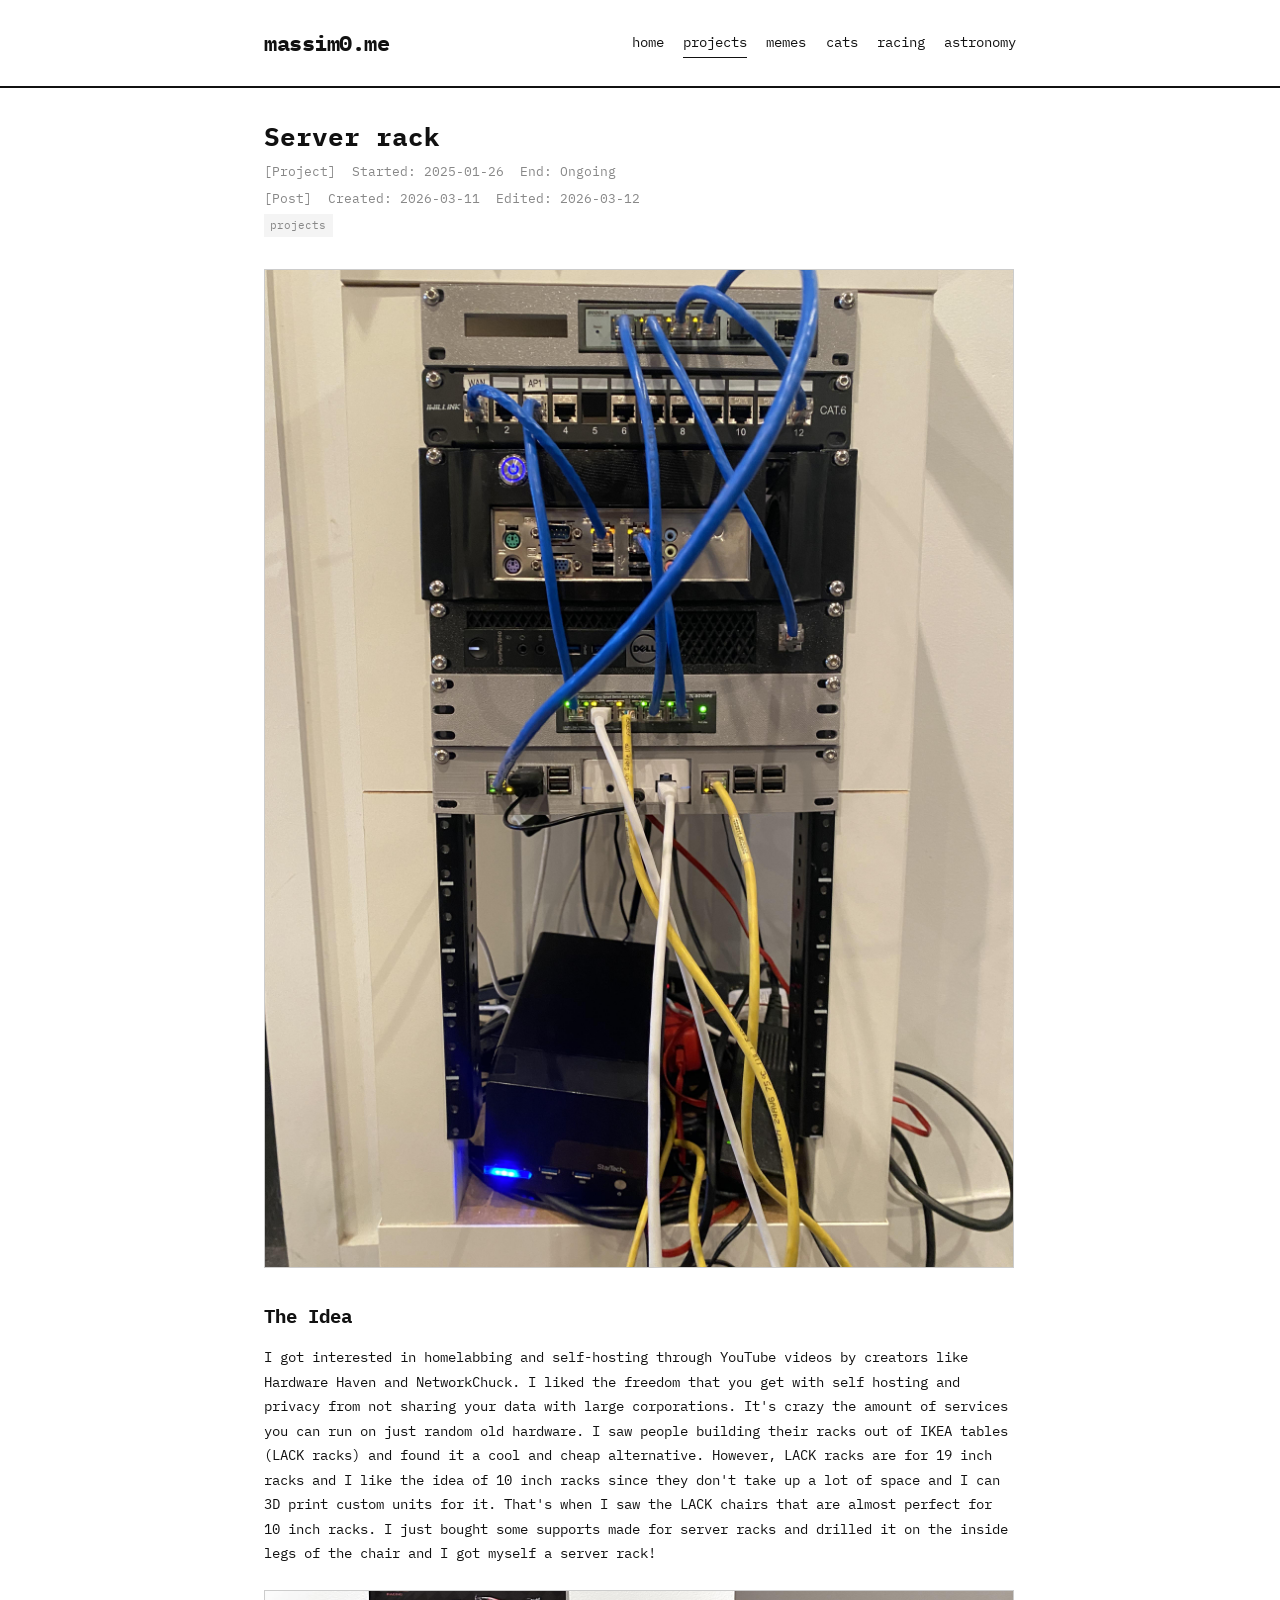
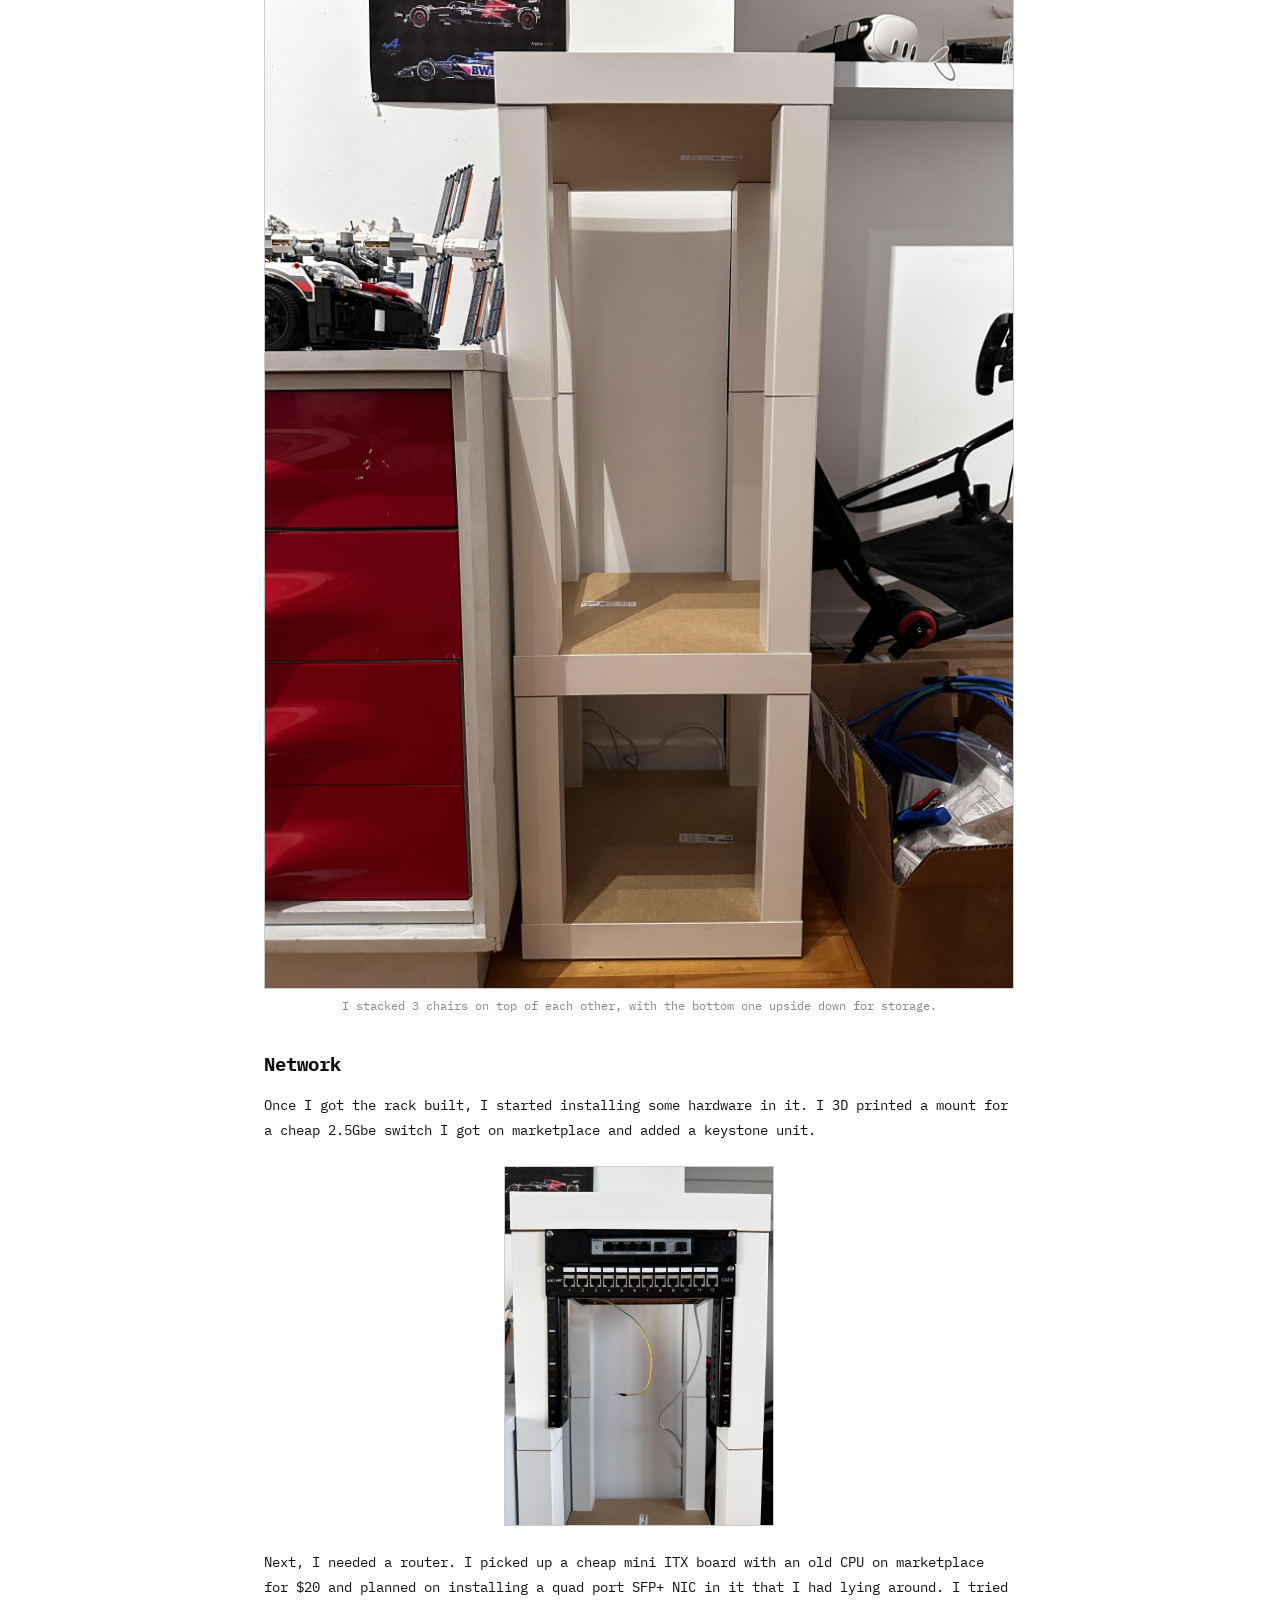
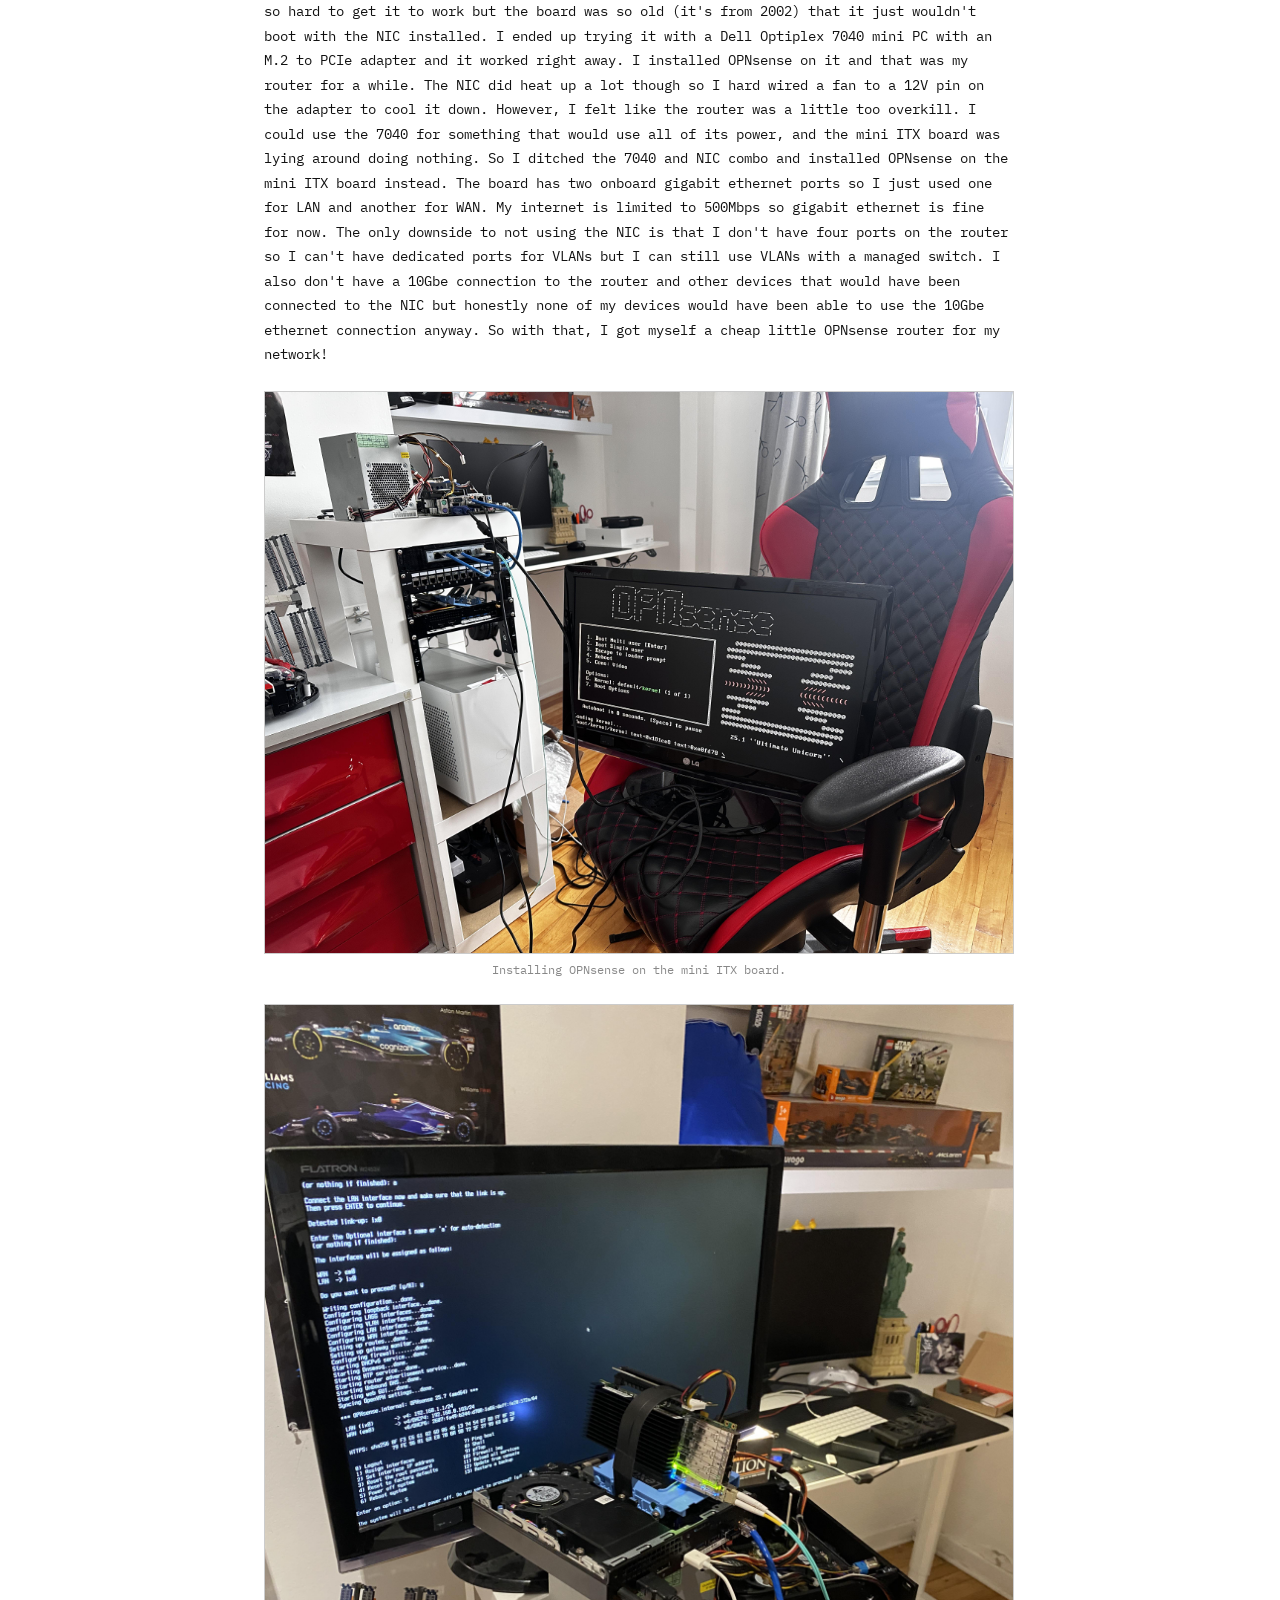
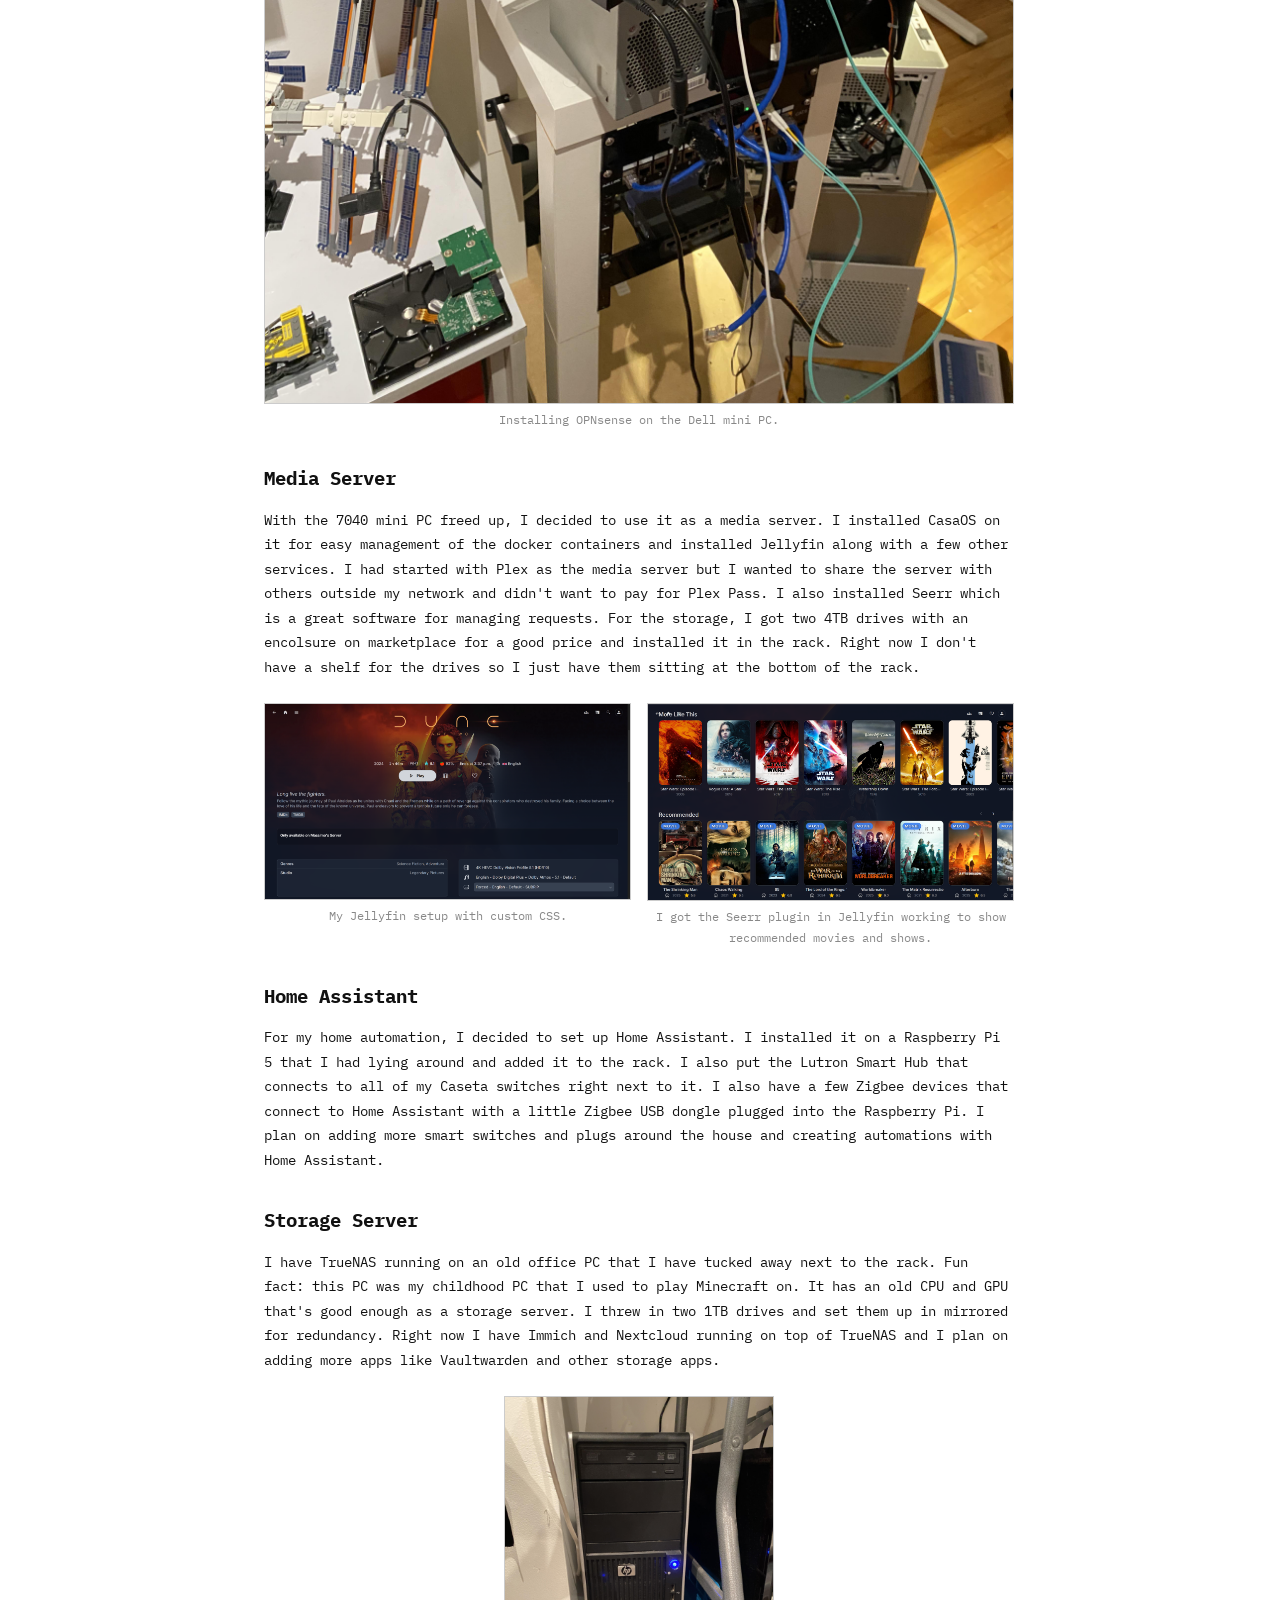
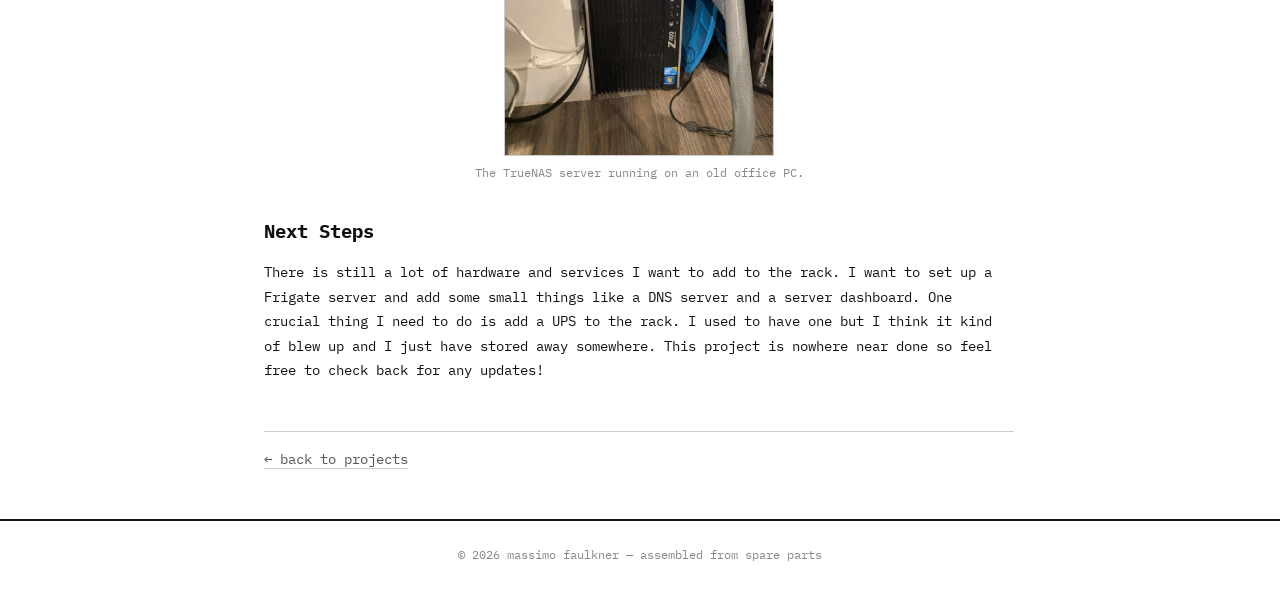
<file: posts/projects/server-rack.html>
<!DOCTYPE html>
<html lang="en" data-root="2">
<head>
  <meta charset="UTF-8">
  <meta name="viewport" content="width=device-width, initial-scale=1.0">
  <title>Server Rack — massim0.me</title>
  <link rel="preconnect" href="https://fonts.googleapis.com">
  <link href="https://fonts.googleapis.com/css2?family=IBM+Plex+Mono:wght@400;600;700&display=swap" rel="stylesheet">
  <link rel="stylesheet" href="../../css/style.css">
</head>
<body>

  <header>
    <div class="container">
      <div class="site-title">
        <a href="../../index.html">massim0.me</a>
      </div>
      <nav>
        <a href="../../index.html">home</a>
        <a href="../../categories/projects.html" class="active">projects</a>
        <a href="../../categories/memes.html">memes</a>
        <a href="../../categories/cats.html">cats</a>
        <a href="../../categories/racing.html">racing</a>
        <a href="../../categories/astronomy.html">astronomy</a>
      </nav>
    </div>
  </header>

  <main>
    <div class="container">
      <article class="post-single">
        <header class="post-header">
          <h1>Server rack</h1>
          <div class="post-meta">
            <span>[Project]</span>
            <span>Started: 2025-01-26</span>
            <span>End: Ongoing</span>
          </div>
          <div class="post-meta">
            <span>[Post]</span>
            <span>Created: 2026-03-11</span>
            <span>Edited: 2026-03-12</span>
          </div>
          <div class="post-meta">
            <span class="category-tag">projects</span>
          </div>
        </header>

        <div class="post-body">
            
            <div class="post-image">
                <img src="../../images/projects/server-rack/rack7.JPG" alt="rack7">
            </div>

            <h2>The Idea</h2>
            <p>
                I got interested in homelabbing and self-hosting through YouTube
                videos by creators like Hardware Haven and NetworkChuck. I liked
                the freedom that you get with self hosting and privacy from not
                sharing your data with large corporations. It's crazy the amount
                of services you can run on just random old hardware. I saw people
                building their racks out of IKEA tables (LACK racks) and found it
                a cool and cheap alternative. However, LACK racks are for 19 inch
                racks and I like the idea of 10 inch racks since they don't take 
                up a lot of space and I can 3D print custom units for it. That's
                when I saw the LACK chairs that are almost perfect for 10 inch
                racks. I just bought some supports made for server racks and
                drilled it on the inside legs of the chair and I got myself a
                server rack!
            </p>

            <div class="post-image">
                <img src="../../images/projects/server-rack/rack0.JPG" alt="rack0">
                <p class="photo-caption">I stacked 3 chairs on top of each other, with the bottom one upside down for storage.</p>
            </div>

            <h2>Network</h2>
            <p>
                Once I got the rack built, I started installing some hardware in it.
                I 3D printed a mount for a cheap 2.5Gbe switch I got on marketplace
                and added a keystone unit.
            </p>
            <div class="post-image">
                <img src="../../images/projects/server-rack/rack1.JPG" alt="rack1" style="height: 360px;">
            </div>
            <p>
                Next, I needed a router. I picked up a cheap mini ITX board with an old
                CPU on marketplace for $20 and planned on installing a quad port SFP+
                NIC in it that I had lying around. I tried so hard to get it to work but
                the board was so old (it's from 2002) that it just wouldn't boot with the
                NIC installed. I ended up trying it with a Dell Optiplex 7040 mini PC with
                an M.2 to PCIe adapter and it worked right away. I installed OPNsense on
                it and that was my router for a while. The NIC did heat up a lot though
                so I hard wired a fan to a 12V pin on the adapter to cool it down. However,
                I felt like the router was a little too overkill. I could use the 7040 for
                something that would use all of its power, and the mini ITX board was lying
                around doing nothing. So I ditched the 7040 and NIC combo and installed
                OPNsense on the mini ITX board instead. The board has two onboard gigabit
                ethernet ports so I just used one for LAN and another for WAN. My internet
                is limited to 500Mbps so gigabit ethernet is fine for now. The only downside
                to not using the NIC is that I don't have four ports on the router so I can't
                have dedicated ports for VLANs but I can still use VLANs with a managed switch.
                I also don't have a 10Gbe connection to the router and other devices that would
                have been connected to the NIC but honestly none of my devices would have been
                able to use the 10Gbe ethernet connection anyway. So with that, I got myself a
                cheap little OPNsense router for my network!
            </p>

            <div class="post-image">
                <img src="../../images/projects/server-rack/rack3.JPG" alt="rack3">
                <p class="photo-caption">Installing OPNsense on the mini ITX board.</p>
            </div>

            <div class="post-image">
                <img src="../../images/projects/server-rack/rack6.JPG" alt="rack6">
                <p class="photo-caption">Installing OPNsense on the Dell mini PC.</p>
            </div>

            <h2>Media Server</h2>
            <p>
                With the 7040 mini PC freed up, I decided to use it as a media server. I installed
                CasaOS on it for easy management of the docker containers and installed Jellyfin
                along with a few other services. I had started with Plex as the media server but I
                wanted to share the server with others outside my network and didn't want to pay for
                Plex Pass. I also installed Seerr which is a great software for managing requests.
                For the storage, I got two 4TB drives with an encolsure on marketplace for a good 
                price and installed it in the rack. Right now I don't have a shelf for the drives
                so I just have them sitting at the bottom of the rack.
            </p>
            <div class="photo-grid" style="grid-template-columns: repeat(2, 1fr); max-width: 800px;">
                <div>
                    <img src="../../images/projects/server-rack/jellyfin1.png" alt="Jellyfin 1">
                    <p class="photo-caption">My Jellyfin setup with custom CSS.</p>
                </div>
                <div>
                    <img src="../../images/projects/server-rack/jellyfin2.png" alt="Jellyfin 2">
                    <p class="photo-caption">I got the Seerr plugin in Jellyfin working to show recommended movies and shows.</p>
                </div>
            </div>

            <h2>Home Assistant</h2>
            <p>
                For my home automation, I decided to set up Home Assistant. I installed it
                on a Raspberry Pi 5 that I had lying around and added it to the rack. I also put
                the Lutron Smart Hub that connects to all of my Caseta switches right next to it.
                I also have a few Zigbee devices that connect to Home Assistant with a little
                Zigbee USB dongle plugged into the Raspberry Pi. I plan on adding more smart
                switches and plugs around the house and creating automations with Home Assistant.
            </p>

            <h2>Storage Server</h2>
            <p>
                I have TrueNAS running on an old office PC that I have tucked away next to the rack. Fun fact: this PC was my
                childhood PC that I used to play Minecraft on. It has an old CPU and GPU that's
                good enough as a storage server. I threw in two 1TB drives and set them up in
                mirrored for redundancy. Right now I have Immich and Nextcloud running on top of
                TrueNAS and I plan on adding more apps like Vaultwarden and other storage apps.
            </p>
            <div class="post-image">
                <img src="../../images/projects/server-rack/z400.JPG" alt="z400" style="height: 360px;">
                <p class="photo-caption">The TrueNAS server running on an old office PC.</p>
            </div>

            <h2>Next Steps</h2>
            <p>
                There is still a lot of hardware and services I want to add to the rack. I want to
                set up a Frigate server and add some small things like a DNS server and a server
                dashboard. One crucial thing I need to do is add a UPS to the rack. I used to have
                one but I think it kind of blew up and I just have stored away somewhere. This project
                is nowhere near done so feel free to check back for any updates!
            </p>

        </div>

        <div class="post-nav">
          <a href="../../categories/projects.html">&larr; back to projects</a>
        </div>
      </article>
    </div>
  </main>

  <footer>
    <div class="container">
      <p>&copy; 2026 massimo faulkner — assembled from spare parts</p>
    </div>
  </footer>

</body>
</html>
</file>
<file: css/style.css>
*, *::before, *::after {
  margin: 0;
  padding: 0;
  box-sizing: border-box;
}

:root {
  --bg: #ffffff;
  --text: #111111;
  --accent: #555555;
  --border: #cccccc;
  --hover: #000000;
  --subtle: #888888;
  --code-bg: #f4f4f4;
  --font-mono: 'IBM Plex Mono', 'Fira Code', 'Source Code Pro', 'Courier New', monospace;
}

html {
  font-size: 16px;
  scroll-behavior: smooth;
}

body {
  font-family: var(--font-mono);
  background: var(--bg);
  color: var(--text);
  line-height: 1.7;
  min-height: 100vh;
  display: flex;
  flex-direction: column;
}

a {
  color: var(--text);
  text-decoration: none;
  border-bottom: 1px solid var(--border);
  transition: border-color 0.2s;
}

a:hover {
  border-color: var(--hover);
}

.container {
  width: 100%;
  max-width: 800px;
  margin: 0 auto;
  padding: 0 1.5rem;
}

header {
  border-bottom: 2px solid var(--text);
  padding: 1.5rem 0;
  margin-bottom: 2rem;
}

.top-banner {
  border-bottom: 1px solid var(--border);
  background: var(--code-bg);
  font-size: 0.85rem;
  padding: 0.6rem 0;
  text-align: center;
}

.top-banner p {
  margin: 0;
}

.top-banner a {
  font-weight: 600;
}

header .container {
  display: flex;
  justify-content: space-between;
  align-items: center;
  flex-wrap: wrap;
  gap: 1rem;
}

.site-title {
  font-size: 1.4rem;
  font-weight: 700;
  letter-spacing: -0.5px;
}

.site-title a {
  border: none;
}

.site-title a:hover {
  opacity: 0.7;
}

.site-title .cursor {
  animation: blink 1s step-end infinite;
}

@keyframes blink {
  50% { opacity: 0; }
}

nav {
  display: flex;
  gap: 1.2rem;
  flex-wrap: wrap;
}

nav a {
  font-size: 0.85rem;
  text-transform: lowercase;
  border: none;
  padding: 0.2rem 0;
  position: relative;
}

nav a::after {
  content: '';
  position: absolute;
  bottom: 0;
  left: 0;
  width: 0;
  height: 1px;
  background: var(--text);
  transition: width 0.3s;
}

nav a:hover::after,
nav a.active::after {
  width: 100%;
}

main {
  flex: 1;
  padding-bottom: 3rem;
}

.hero {
  margin-bottom: 3rem;
}

.hero h1 {
  font-size: 1.8rem;
  margin-bottom: 0.5rem;
  font-weight: 700;
}

.hero .tagline {
  color: var(--accent);
  font-size: 0.95rem;
  margin-bottom: 1.5rem;
}

.hero .bio {
  font-size: 0.9rem;
  max-width: 650px;
}

.hero .bio p {
  margin-bottom: 0.8rem;
}

.section-heading {
  font-size: 1.1rem;
  font-weight: 700;
  margin-bottom: 1.2rem;
  padding-bottom: 0.4rem;
  border-bottom: 1px solid var(--border);
  display: flex;
  justify-content: space-between;
  align-items: baseline;
}

.section-heading .view-all {
  font-size: 0.8rem;
  font-weight: 400;
  color: var(--accent);
}

.post-list {
  list-style: none;
  margin-bottom: 3rem;
}

.post-item {
  padding: 1rem 0;
  border-bottom: 1px solid var(--code-bg);
}

.post-item:last-child {
  border-bottom: none;
}

.post-meta {
  font-size: 0.75rem;
  color: var(--subtle);
  margin-bottom: 0.3rem;
  display: flex;
  gap: 1rem;
}

.post-meta .category-tag {
  text-transform: lowercase;
  background: var(--code-bg);
  padding: 0.1rem 0.4rem;
  font-size: 0.7rem;
}

.post-item h3 {
  font-size: 1rem;
  font-weight: 600;
  margin-bottom: 0.3rem;
}

.post-item h3 a {
  border: none;
}

.post-item h3 a:hover {
  opacity: 0.6;
}

.post-item .excerpt {
  font-size: 0.85rem;
  color: var(--accent);
  display: -webkit-box;
  -webkit-line-clamp: 2;
  -webkit-box-orient: vertical;
  overflow: hidden;
}

.category-grid {
  display: grid;
  grid-template-columns: repeat(auto-fill, minmax(140px, 1fr));
  gap: 0.8rem;
  margin-bottom: 3rem;
}

.category-card {
  border: 1px solid var(--border);
  padding: 1rem;
  text-align: center;
  font-size: 0.85rem;
  transition: background 0.2s, border-color 0.2s;
}

.category-card:hover {
  background: var(--code-bg);
  border-color: var(--text);
}

.category-card .cat-icon {
  font-size: 1.5rem;
  margin-bottom: 0.3rem;
  display: block;
}

.category-card span {
  text-transform: lowercase;
}

.category-header {
  margin-bottom: 2rem;
}

.category-header h1 {
  font-size: 1.5rem;
  font-weight: 700;
  margin-bottom: 0.3rem;
}

.category-header p {
  font-size: 0.85rem;
  color: var(--accent);
}

.post-single {
  max-width: 750px;
}

.post-single header.post-header {
  border: none;
  padding: 0;
  margin-bottom: 2rem;
}

.post-single .post-header h1 {
  font-size: 1.6rem;
  font-weight: 700;
  margin-bottom: 0.5rem;
  line-height: 1.3;
}

.post-single .post-header .post-meta {
  font-size: 0.8rem;
}

.post-single .post-body {
  font-size: 0.9rem;
}

.post-single .post-body h2 {
  font-size: 1.2rem;
  margin: 2rem 0 0.8rem;
  font-weight: 700;
}

.post-single .post-body h3 {
  font-size: 1.05rem;
  margin: 1.5rem 0 0.6rem;
  font-weight: 600;
}

.post-single .post-body p {
  margin-bottom: 1rem;
}

.post-single .post-body ul,
.post-single .post-body ol {
  margin: 0.5rem 0 1rem 1.5rem;
}

.post-single .post-body li {
  margin-bottom: 0.3rem;
}

.post-single .post-body img {
  max-width: 100%;
  height: auto;
  margin: 1rem 0;
  border: 1px solid var(--border);
}

.post-single .post-body .post-image {
  display: flex;
  flex-direction: column;
  align-items: center;
  margin: 1.5rem 0;
}

.post-single .post-body .post-image img {
  margin: 0;
}

.post-single .post-body .photo-caption {
  font-size: 0.75rem;
  color: var(--subtle);
  text-align: center;
  margin: 0.4rem 0 0;
}

.post-single .post-body .photo-grid {
  display: grid;
  gap: 1rem;
  margin: 1.5rem auto;
  align-items: start;
}

.post-single .post-body .photo-grid img {
  width: 100%;
  height: auto;
  margin: 0;
}

.post-single .post-body code {
  background: var(--code-bg);
  padding: 0.15rem 0.4rem;
  font-size: 0.85rem;
}

.post-single .post-body pre {
  background: var(--code-bg);
  padding: 1rem;
  overflow-x: auto;
  margin: 1rem 0;
  border: 1px solid var(--border);
}

.post-single .post-body pre code {
  background: none;
  padding: 0;
}

.post-single .post-body blockquote {
  border-left: 3px solid var(--border);
  padding-left: 1rem;
  color: var(--accent);
  margin: 1rem 0;
  font-style: italic;
}

.post-nav {
  margin-top: 3rem;
  padding-top: 1rem;
  border-top: 1px solid var(--border);
  font-size: 0.85rem;
}

.post-nav a {
  color: var(--accent);
}

footer {
  border-top: 2px solid var(--text);
  padding: 1.5rem 0;
  font-size: 0.75rem;
  color: var(--subtle);
  text-align: center;
}

footer a {
  color: var(--subtle);
  border-color: var(--border);
}

@media (max-width: 600px) {
  header .container {
    flex-direction: column;
    align-items: flex-start;
  }

  nav {
    gap: 0.8rem;
  }

  .hero h1 {
    font-size: 1.4rem;
  }

  .category-grid {
    grid-template-columns: repeat(2, 1fr);
  }
}

.photo-grid {
  display: grid;
  grid-template-columns: repeat(auto-fill, minmax(220px, 1fr));
  gap: 0.8rem;
  margin: 1.5rem 0;
}
.photo-grid img {
  width: 100%;
  height: 220px;
  object-fit: cover;
  border: 1px solid var(--border);
  display: block;
}

.photo-grid.portrait-grid img {
  height: auto;
  object-fit: contain;
}


.photo-grid.height-grid {
  align-items: stretch;
}

.photo-grid.height-grid > div:first-child img {
  height: auto;
  object-fit: contain;
}

.photo-grid.height-grid > div:last-child {
  overflow: hidden;
}

.photo-grid.height-grid > div:last-child img {
  height: 100%;
  object-fit: cover;
  object-position: center;
}
.photo-caption {
  font-size: 0.75rem;
  color: var(--subtle);
  margin-top: 0.3rem;
}
.cat-section {
  margin-bottom: 2.5rem;
}

.cat-section .post-image {
  max-width: 620px;
  margin: 1.25rem auto 0;
}

.cat-section .post-image.full-width-video {
  max-width: none;
  margin-top: 1rem;
}

.cat-section .post-image.full-width-image {
  max-width: none;
}

.cat-section .post-image.small-video {
  max-width: 480px;
}

.cat-section .post-image.small-video video {
  aspect-ratio: 16 / 20;
  object-fit: cover;
  object-position: center;
}

.cat-section .post-image img {
  width: 100%;
  height: auto;
  border: 1px solid var(--border);
  display: block;
}

.cat-section .post-image video {
  width: 100%;
  height: auto;
  border: 1px solid var(--border);
  background: #000;
  filter: contrast(0.9) saturate(1.5);
  display: block;
}
.photo-grid .featured {
  grid-column: 1 / -1;
}
.photo-grid .featured img {
  height: 520px;
}

/* Memes Page Styles */
.meme-feed {
  display: grid;
  grid-template-columns: 1fr 1fr;
  gap: 1.5rem;
  align-items: start;
}
.meme-item img {
  max-width: 100%;
  height: auto;
  border: 1px solid var(--border);
  display: block;
}
.meme-item .meme-caption {
  font-size: 0.8rem;
  color: var(--subtle);
  margin-top: 0.5rem;
}
</file>
